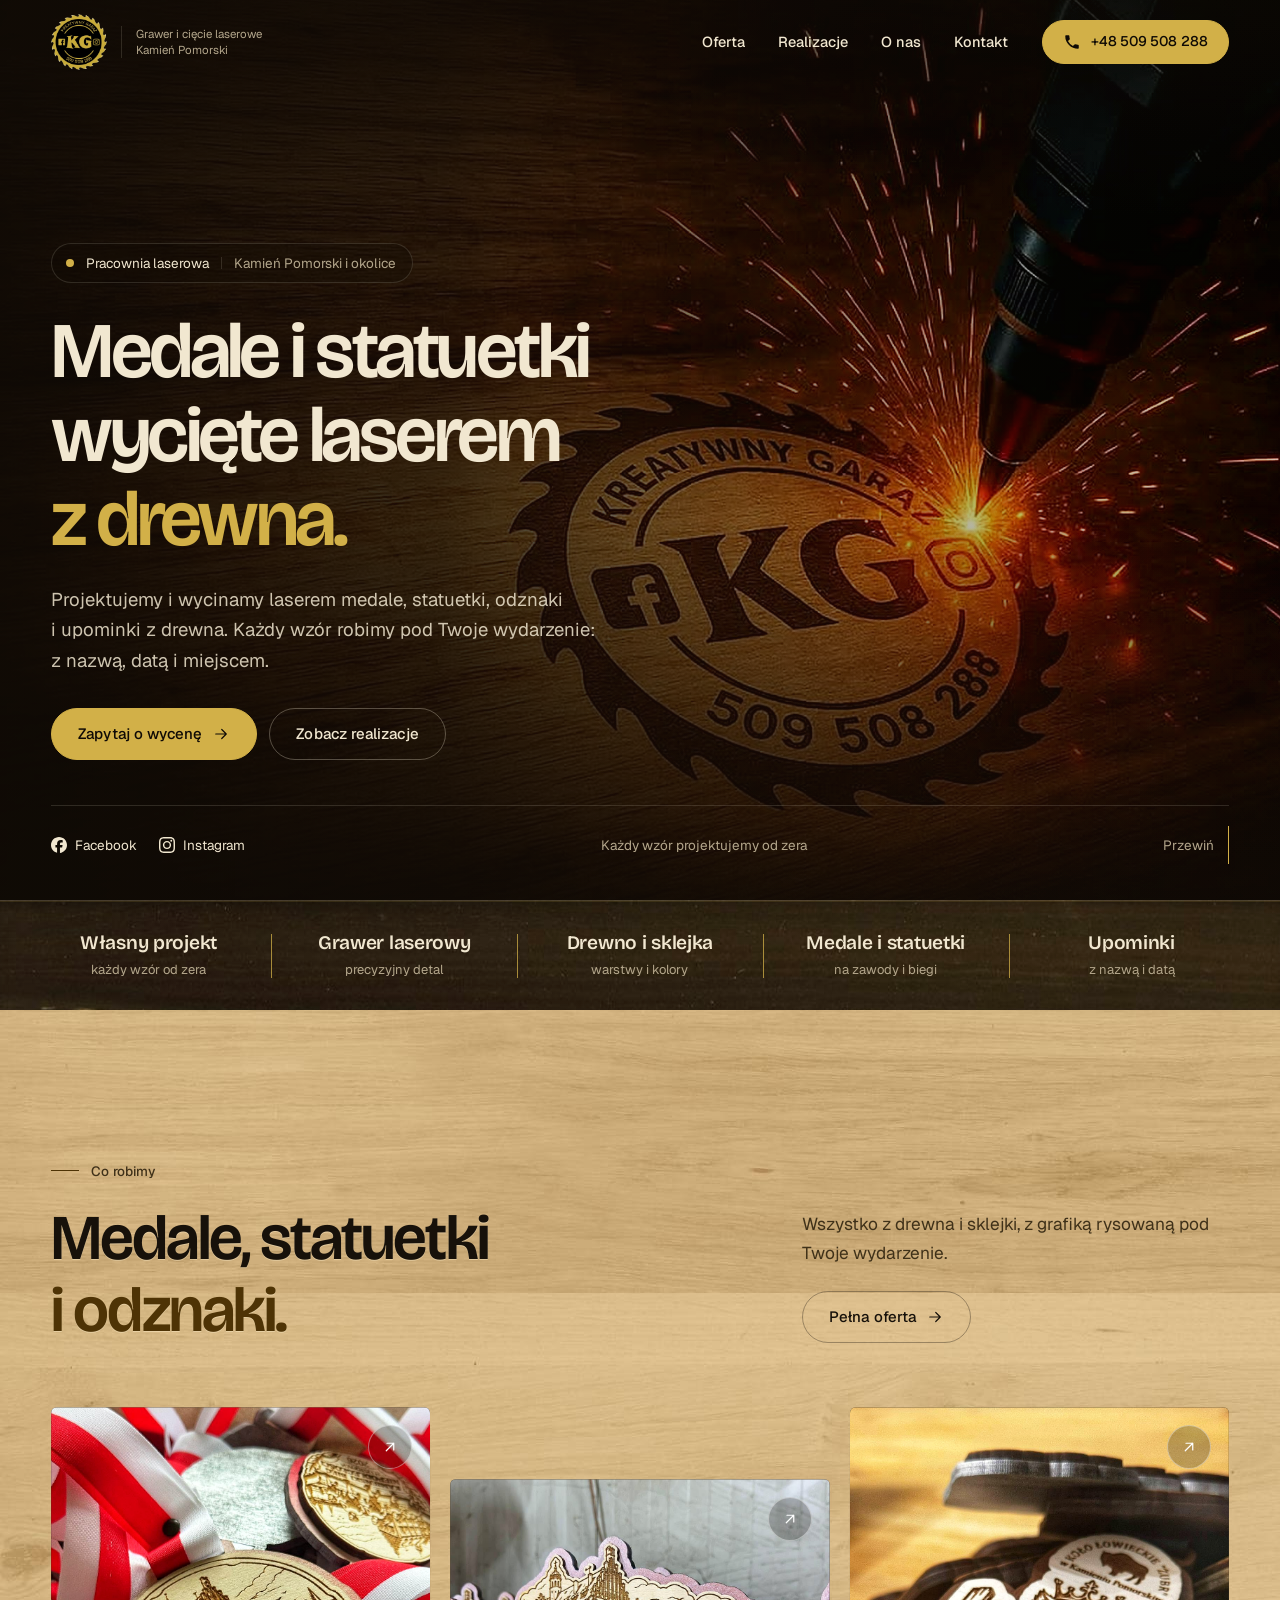
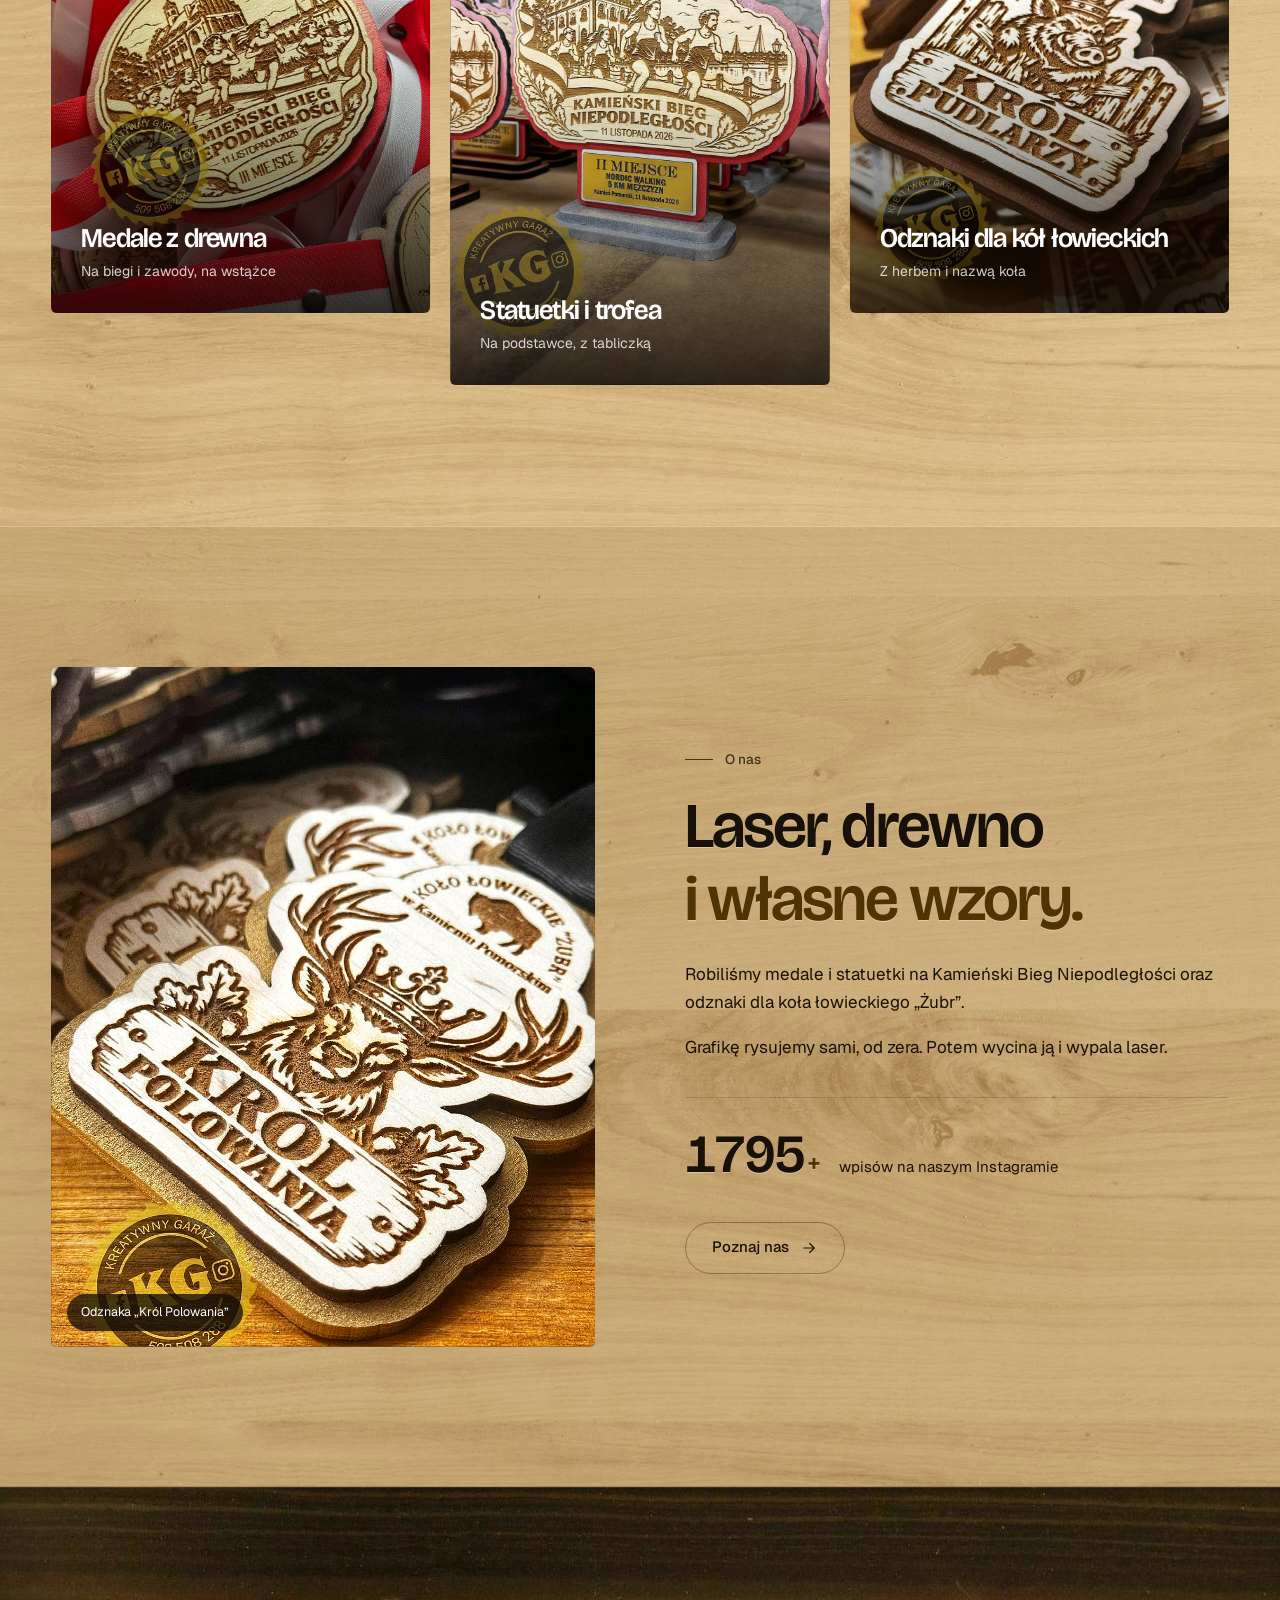
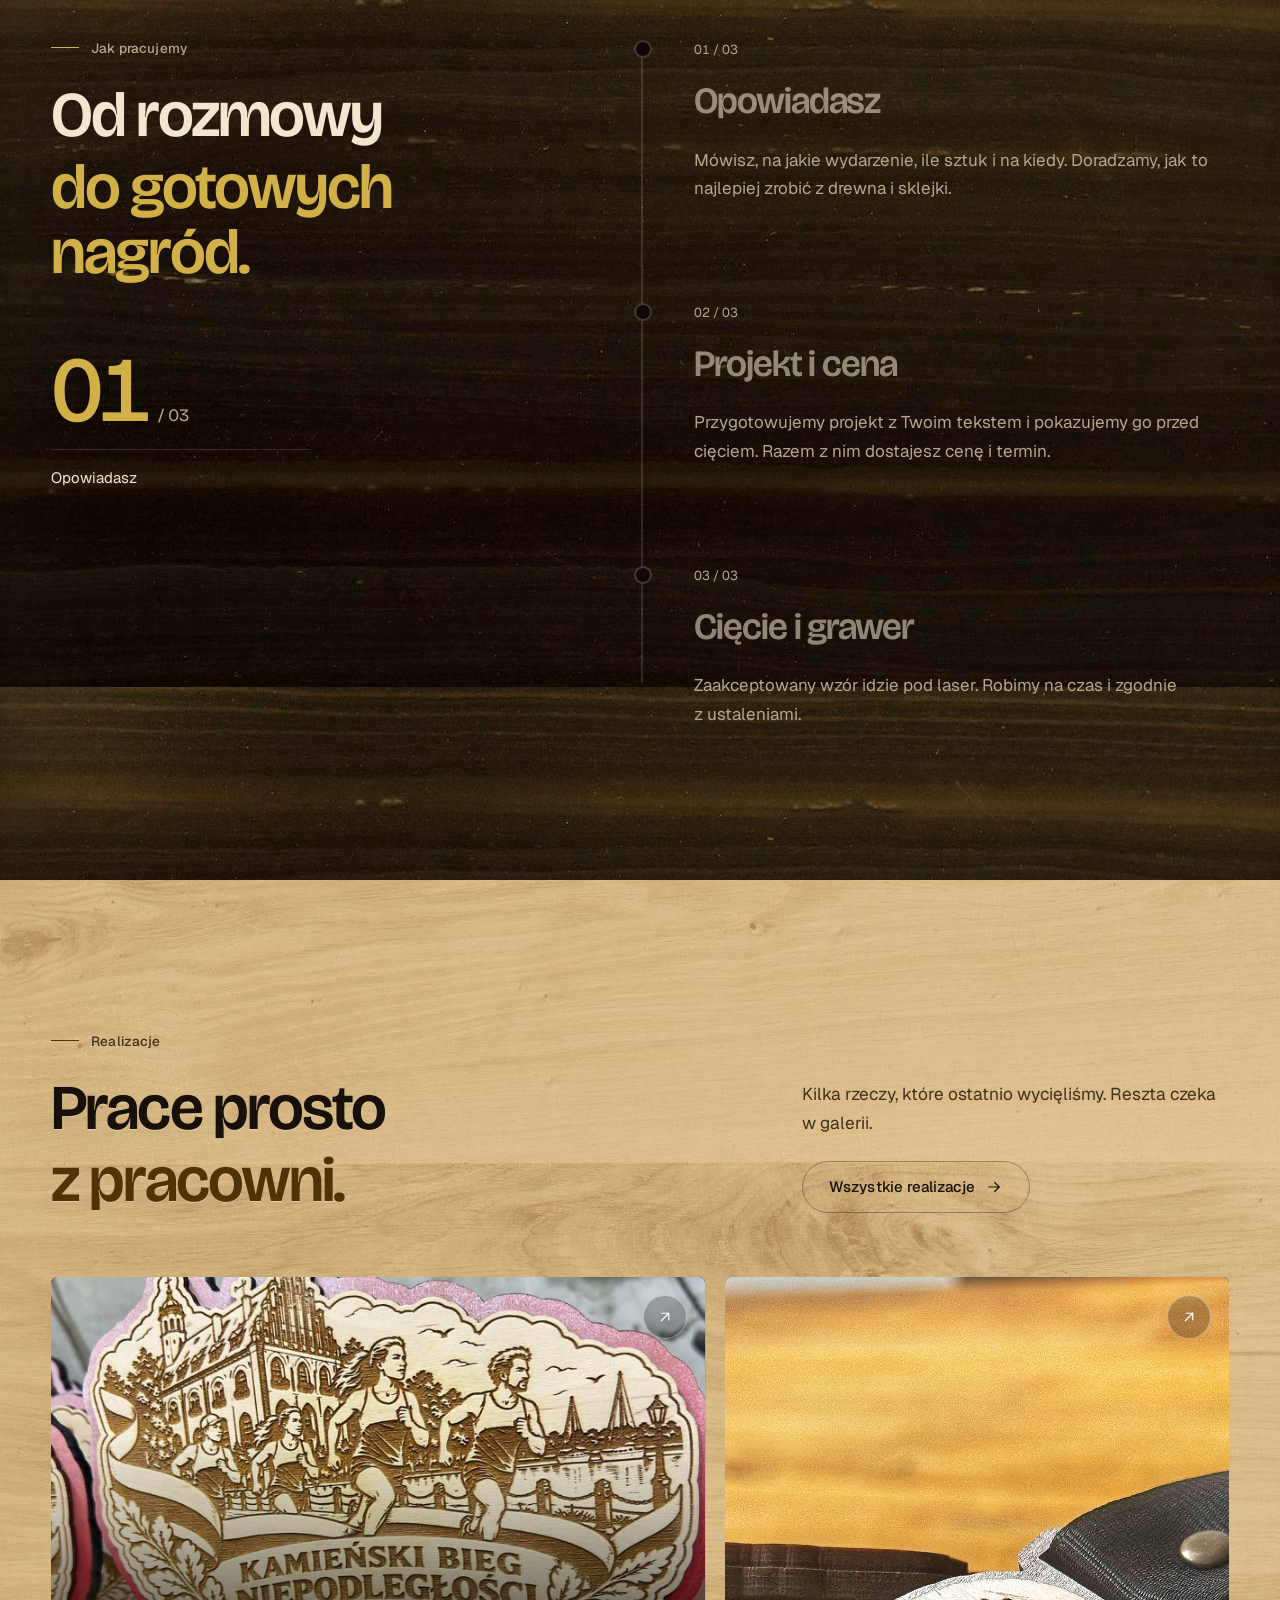
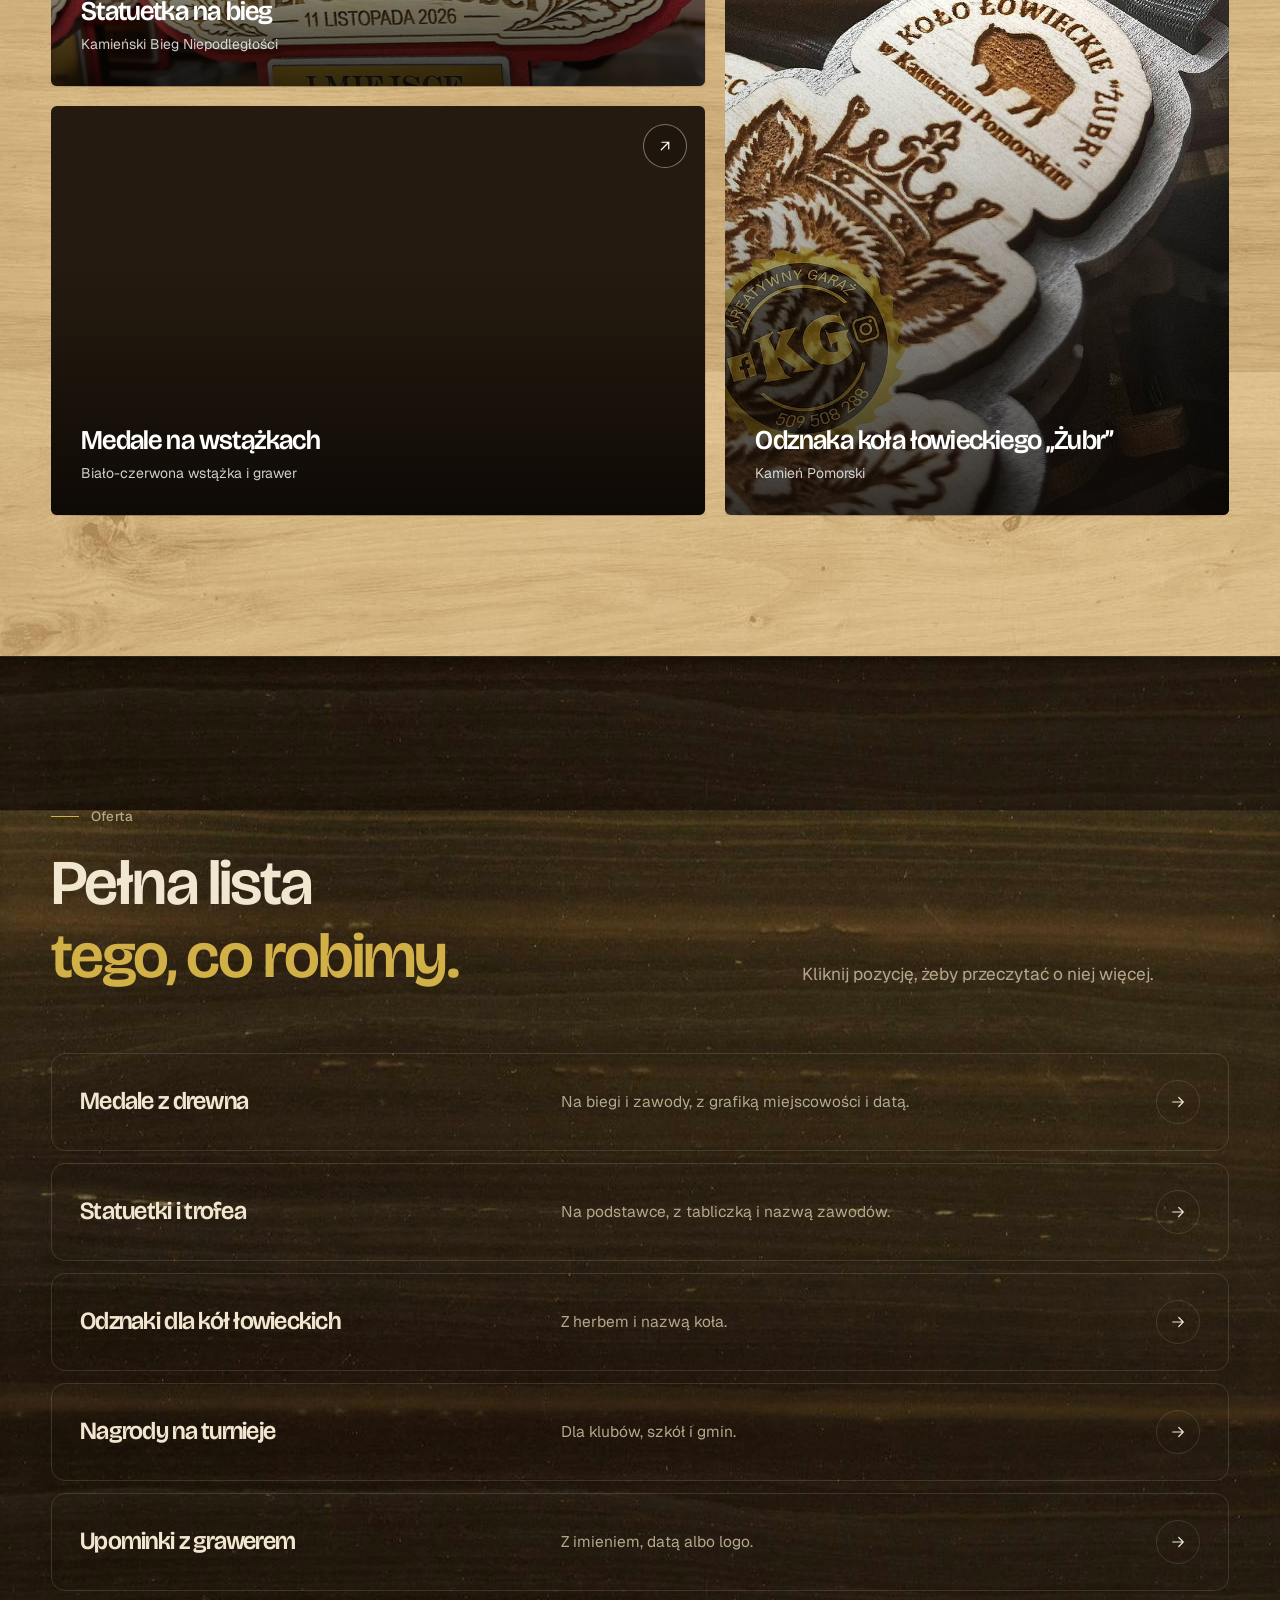
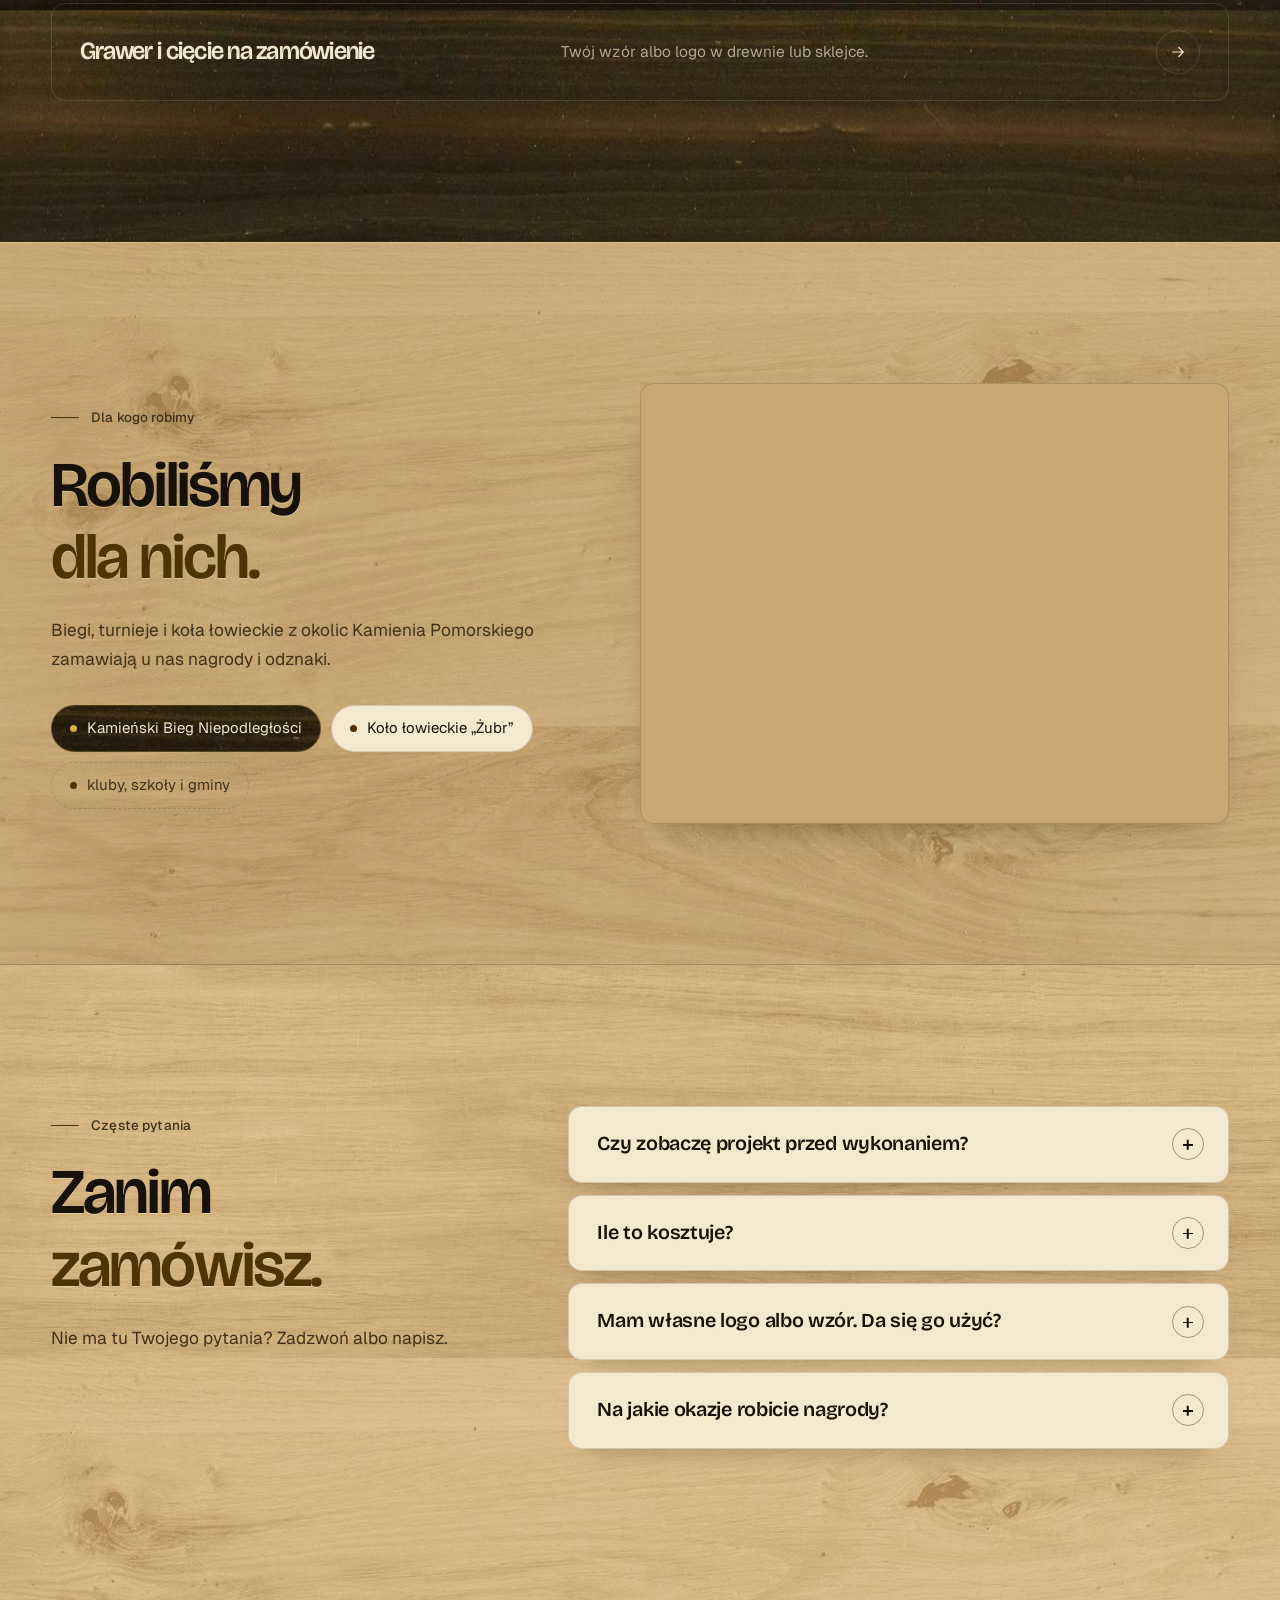
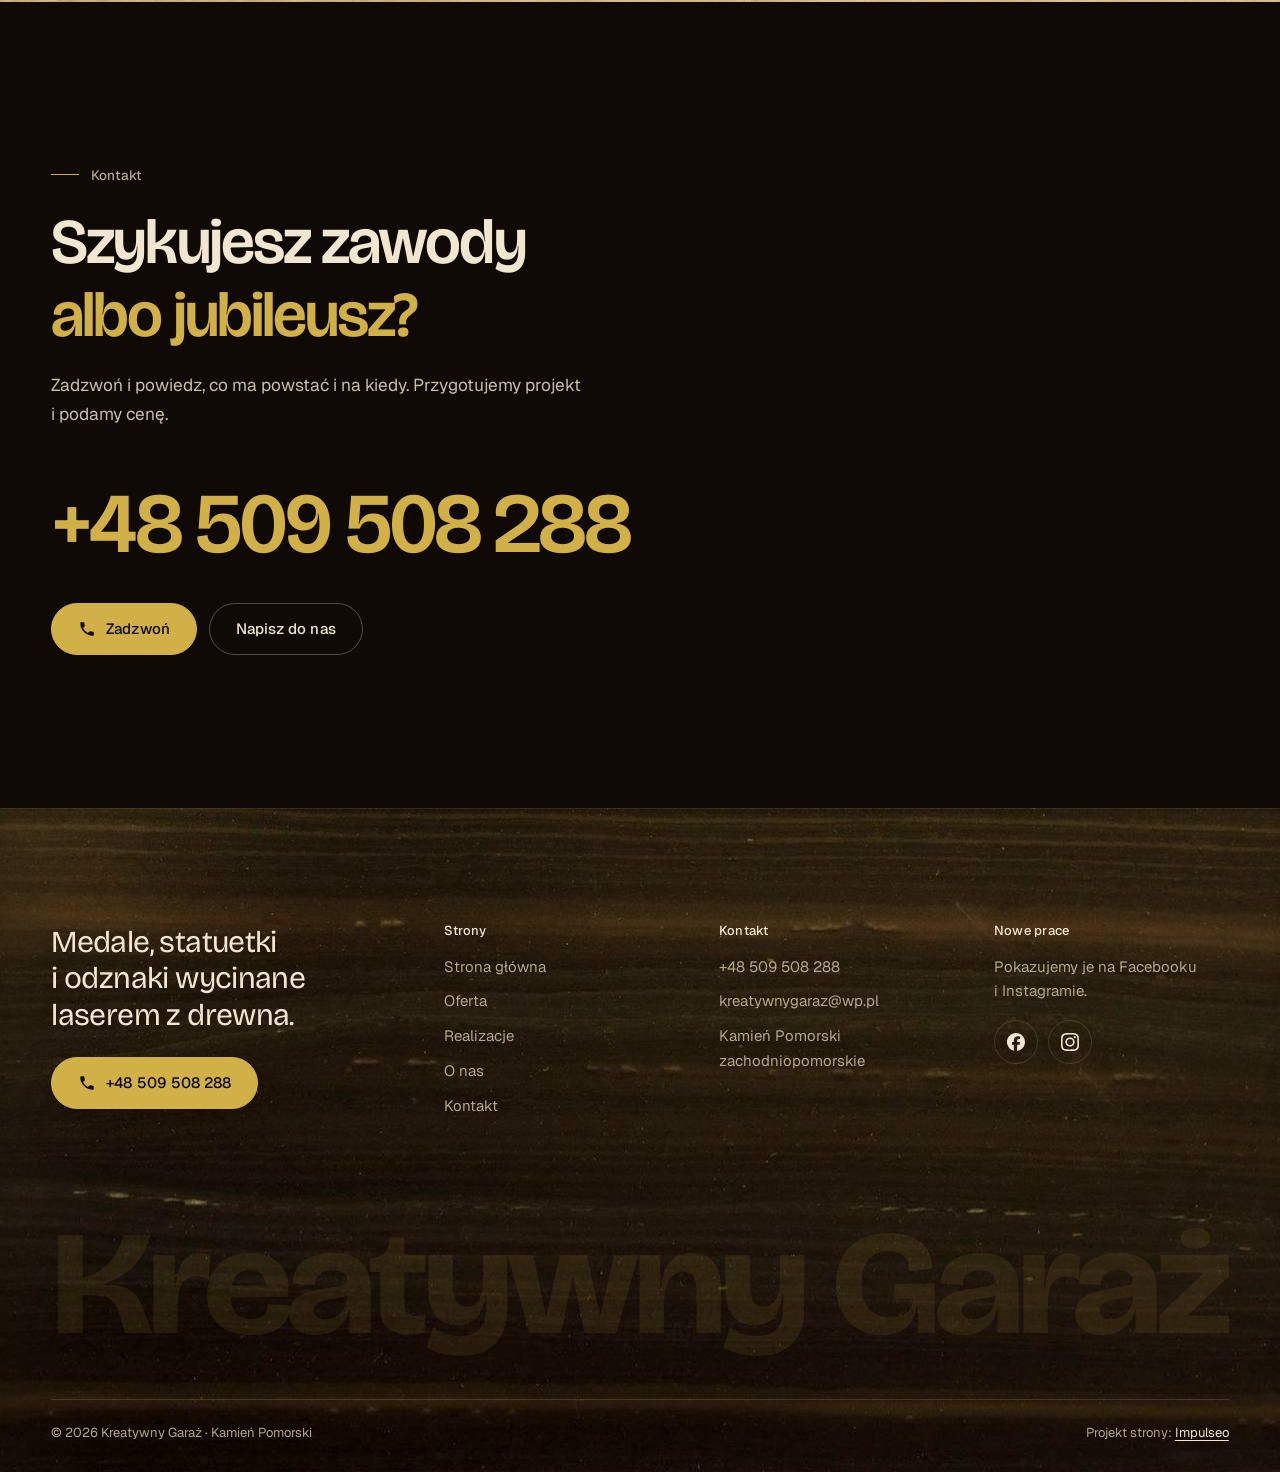
<file: index.html>
<!DOCTYPE html>
<html lang="pl">
<head>
<meta charset="UTF-8">
<meta name="viewport" content="width=device-width, initial-scale=1.0">
<title>Kreatywny Garaż - grawerowanie i cięcie laserowe · Kamień Pomorski</title>
<meta name="description" content="Kreatywny Garaż - grawerowanie i cięcie laserowe w drewnie. Medale, statuetki, odznaki i upominki z własnym projektem. Kamień Pomorski i okolice, tel. 509 508 288.">
<link rel="canonical" href="https://impulseo-pl.github.io/kreatywny-garaz/">
<meta name="robots" content="noindex, nofollow">
<meta name="theme-color" content="#0F0A05">
<meta property="og:type" content="website">
<meta property="og:locale" content="pl_PL">
<meta property="og:site_name" content="Kreatywny Garaż">
<meta property="og:title" content="Kreatywny Garaż - grawerowanie i cięcie laserowe · Kamień Pomorski">
<meta property="og:description" content="Kreatywny Garaż - grawerowanie i cięcie laserowe w drewnie. Medale, statuetki, odznaki i upominki z własnym projektem. Kamień Pomorski i okolice, tel. 509 508 288.">
<meta property="og:url" content="https://impulseo-pl.github.io/kreatywny-garaz/">
<meta property="og:image" content="https://impulseo-pl.github.io/kreatywny-garaz/img/og.jpg">
<meta property="og:image:width" content="1200">
<meta property="og:image:height" content="630">
<meta name="twitter:card" content="summary_large_image">
<script type="application/ld+json">{"@context": "https://schema.org", "@type": "LocalBusiness", "name": "Kreatywny Garaż", "url": "https://impulseo-pl.github.io/kreatywny-garaz/", "telephone": "+48509508288", "image": "https://impulseo-pl.github.io/kreatywny-garaz/img/og.jpg", "areaServed": "Kamień Pomorski", "sameAs": ["https://www.facebook.com/KreatywnyGarazWyrobyzDrewna/", "https://www.instagram.com/kreatywny_garaz/"]}</script>
<script>(function(){var d=document.documentElement;d.classList.add('js');try{if(!window.matchMedia('(prefers-reduced-motion: reduce)').matches)d.classList.add('anim');}catch(e){}setTimeout(function(){if(!d.classList.contains('anim-ok'))d.classList.remove('anim');},3500);})();</script>
<script>(function(){try{var d=document.documentElement,q=/[?&]intro/.test(location.search);if(!q&&window.matchMedia&&matchMedia('(prefers-reduced-motion: reduce)').matches)return;if(!q&&sessionStorage.getItem('kg_intro'))return;sessionStorage.setItem('kg_intro','1');d.classList.add('intro-on');setTimeout(function(){d.classList.remove('intro-on','intro-gra','intro-out');d.classList.add('hero-go')},4900);}catch(e){}})();</script>
<link rel="preload" as="image" href="img/logo.webp" fetchpriority="high">
<link rel="preload" as="image" href="img/hero.jpg" fetchpriority="high">
<link rel="preconnect" href="https://fonts.googleapis.com">
<link rel="preconnect" href="https://fonts.gstatic.com" crossorigin>
<link href="https://fonts.googleapis.com/css2?family=Bricolage+Grotesque:opsz,wght@12..96,400..700&family=Geist:wght@400..600&display=swap" rel="stylesheet">
<link rel="stylesheet" href="assets/styles.css?v=20261112a">
<meta name="nb-deploy" content="51b4d13c7ff6">
<script src="assets/lenis.min.js?v=1.1.20" defer></script>
<script src="assets/main.js?v=20261112a" defer></script>
</head>
<body>
<a class="skip" href="#tresc">Przejdź do treści</a>
<header class="site-head">
<div class="intro" aria-hidden="true"><span class="intro-laser"></span><span class="intro-line"><i></i></span><span class="intro-meta">grawer i&nbsp;cięcie laserowe · Kamień Pomorski</span></div><div class="head-in">
  <a class="brand" href="index.html" aria-label="Kreatywny Garaż - strona główna">
    <span class="znak"><img class="brand-logo" src="img/logo.webp" alt="Kreatywny Garaż" width="720" height="720" decoding="async"></span>
    <span class="brand-sub">Grawer i&nbsp;cięcie laserowe<br>Kamień Pomorski</span>
  </a>
  <nav class="nav-links" aria-label="Menu główne">
    <a class="nl" href="oferta.html">Oferta</a><a class="nl" href="realizacje.html">Realizacje</a><a class="nl" href="o-nas.html">O&nbsp;nas</a><a class="nl" href="kontakt.html">Kontakt</a>
    <a class="btn btn-gold nav-cta" href="tel:+48509508288"><svg class="ico" width="16" height="16" viewBox="0 0 24 24" fill="none" aria-hidden="true"><path d="M6.6 10.8a15.5 15.5 0 0 0 6.6 6.6l2.2-2.2a1 1 0 0 1 1-.24 11.4 11.4 0 0 0 3.6.58 1 1 0 0 1 1 1V20a1 1 0 0 1-1 1A17 17 0 0 1 3 4a1 1 0 0 1 1-1h3.5a1 1 0 0 1 1 1c0 1.25.2 2.46.58 3.6a1 1 0 0 1-.25 1l-2.23 2.2Z" fill="currentColor"/></svg>+48 509 508 288</a>
  </nav>
  <button class="burger" type="button" aria-label="Otwórz menu" aria-expanded="false" aria-controls="mnav"><span></span><span></span></button>
</div>
</header>
<script>(function(){var d=document.documentElement;if(!d.classList.contains('intro-on'))return;
var wyszlo=false,koniec=false,t0=Date.now();
function heroGotowe(){var im=document.querySelector('.hero-media img');return !!(im&&im.complete&&im.naturalWidth>0);}
function sprzataj(){if(koniec)return;koniec=true;d.classList.add('hero-go');d.classList.remove('intro-on','intro-gra','intro-out');
['--i-w','--i-h','--i-px','--i-py','--i-zmniejsz','--i-baza-w','--i-baza-h'].forEach(function(k){d.style.removeProperty(k);});
try{document.dispatchEvent(new Event('wejscie:koniec'));}catch(e){}}
function wyjdz(){if(wyszlo||koniec)return;wyszlo=true;d.classList.add('intro-out');setTimeout(function(){d.classList.add('hero-go');},240);setTimeout(sprzataj,880);}
function moze(){if(wyszlo||koniec)return;var t=Date.now()-t0;if(t>=1650&&(heroGotowe()||t>=2200))wyjdz();else setTimeout(moze,60);}
try{var znak=document.querySelector('.brand .znak'),lg=znak&&znak.querySelector('.brand-logo');if(!lg){sprzataj();return;}
znak.classList.add('mierze');var r=lg.getBoundingClientRect();znak.classList.remove('mierze');
if(!r.width||!r.height){sprzataj();return;}
var W=window.innerWidth,H=window.innerHeight,cel=W<680?Math.min(W*0.56,230):Math.min(W*0.22,300);cel=Math.min(cel,H*0.42);cel=Math.max(r.width,cel);
var u=function(k,v){d.style.setProperty(k,v);};
u('--i-w',Math.round(cel)+'px');u('--i-h',Math.round(cel*r.height/r.width)+'px');u('--i-zmniejsz',(r.width/cel).toFixed(4));
u('--i-px',Math.round(r.left+r.width/2-W/2)+'px');u('--i-py',Math.round(r.top+r.height/2-H/2)+'px');
u('--i-baza-w',Math.round(r.width)+'px');u('--i-baza-h',Math.round(r.height)+'px');
requestAnimationFrame(function(){requestAnimationFrame(function(){d.classList.add('intro-gra');t0=Date.now();moze();});});
['wheel','touchstart','keydown','pointerdown'].forEach(function(ev){window.addEventListener(ev,function(){sprzataj();},{once:true,passive:true});});
setTimeout(sprzataj,4300);
}catch(e){sprzataj();}})();</script>
<div class="mnav" id="mnav">
  <div class="mnav-in">
    <a class="ml" href="index.html" aria-current="page">Strona główna</a><a class="ml" href="oferta.html">Oferta</a><a class="ml" href="realizacje.html">Realizacje</a><a class="ml" href="o-nas.html">O&nbsp;nas</a><a class="ml" href="kontakt.html">Kontakt</a>
    <div class="mnav-foot">
      <span>Kamień Pomorski i&nbsp;okolice</span>
      <a class="btn btn-gold" href="tel:+48509508288"><svg class="ico" width="16" height="16" viewBox="0 0 24 24" fill="none" aria-hidden="true"><path d="M6.6 10.8a15.5 15.5 0 0 0 6.6 6.6l2.2-2.2a1 1 0 0 1 1-.24 11.4 11.4 0 0 0 3.6.58 1 1 0 0 1 1 1V20a1 1 0 0 1-1 1A17 17 0 0 1 3 4a1 1 0 0 1 1-1h3.5a1 1 0 0 1 1 1c0 1.25.2 2.46.58 3.6a1 1 0 0 1-.25 1l-2.23 2.2Z" fill="currentColor"/></svg>+48 509 508 288</a>
    </div>
  </div>
</div>
<main id="tresc">

<section class="hero">
  <div class="hero-media"><img src="img/hero.jpg" alt="Logo Kreatywny Garaż wypalane laserem w drewnie" width="1600" height="1067" decoding="async" fetchpriority="high"></div>
  <div class="hero-in">
    <p class="hero-tag up" style="--d:0"><span class="live" aria-hidden="true"></span>Pracownia laserowa<span class="sep" aria-hidden="true"></span><span class="muted">Kamień Pomorski i&nbsp;okolice</span></p>
    <h1><span class="ln"><span class="ln-i" style="--k:0">Medale i&nbsp;statuetki</span></span><span class="ln"><span class="ln-i" style="--k:1">wycięte laserem</span></span><span class="ln"><span class="ln-i" style="--k:2"><em>z&nbsp;drewna.</em></span></span></h1>
    <p class="hero-lead up" style="--d:380">Projektujemy i&nbsp;wycinamy laserem medale, statuetki, odznaki i&nbsp;upominki z&nbsp;drewna. Każdy wzór robimy pod Twoje wydarzenie: z&nbsp;nazwą, datą i&nbsp;miejscem.</p>
    <div class="hero-ctas up" style="--d:500">
      <a class="btn btn-gold" href="kontakt.html">Zapytaj o&nbsp;wycenę<svg class="ico arr" width="18" height="18" viewBox="0 0 24 24" fill="none" stroke="currentColor" stroke-width="1.6" stroke-linecap="round" stroke-linejoin="round" aria-hidden="true"><path d="M5 12h14M13 6l6 6-6 6"/></svg></a>
      <a class="btn btn-ghost" href="realizacje.html">Zobacz realizacje</a>
    </div>
    <div class="hero-foot up" style="--d:640">
      <span class="soc-row"><a href="https://www.facebook.com/KreatywnyGarazWyrobyzDrewna/" target="_blank" rel="noopener"><svg viewBox="0 0 24 24" aria-hidden="true" focusable="false"><path d="M9.101 23.691v-7.98H6.627v-3.667h2.474v-1.58c0-4.085 1.848-5.978 5.858-5.978.401 0 .955.042 1.468.103a8.68 8.68 0 0 1 1.141.195v3.325a8.623 8.623 0 0 0-.653-.036 26.805 26.805 0 0 0-.733-.009c-.707 0-1.259.096-1.675.309a1.686 1.686 0 0 0-.679.622c-.258.42-.374.995-.374 1.752v1.297h3.919l-.386 2.103-.287 1.564h-3.246v8.245C19.396 23.238 24 18.179 24 12.044c0-6.627-5.373-12-12-12s-12 5.373-12 12c0 5.628 3.874 10.35 9.101 11.647Z" fill="currentColor"/></svg>Facebook</a><a href="https://www.instagram.com/kreatywny_garaz/" target="_blank" rel="noopener"><svg viewBox="0 0 24 24" aria-hidden="true" focusable="false"><path d="M7.0301.084c-1.2768.0602-2.1487.264-2.911.5634-.7888.3075-1.4575.72-2.1228 1.3877-.6652.6677-1.075 1.3368-1.3802 2.127-.2954.7638-.4956 1.6365-.552 2.914-.0564 1.2775-.0689 1.6882-.0626 4.947.0062 3.2586.0206 3.6671.0825 4.9473.061 1.2765.264 2.1482.5635 2.9107.308.7889.72 1.4573 1.388 2.1228.6679.6655 1.3365 1.0743 2.1285 1.38.7632.295 1.6361.4961 2.9134.552 1.2773.056 1.6884.069 4.9462.0627 3.2578-.0062 3.668-.0207 4.9478-.0814 1.28-.0607 2.147-.2652 2.9098-.5633.7889-.3086 1.4578-.72 2.1228-1.3881.665-.6682 1.0745-1.3378 1.3795-2.1284.2957-.7632.4966-1.636.552-2.9124.056-1.2809.0692-1.6898.063-4.948-.0063-3.2583-.021-3.6668-.0817-4.9465-.0607-1.2797-.264-2.1487-.5633-2.9117-.3084-.7889-.72-1.4568-1.3876-2.1228C21.2982 1.33 20.628.9208 19.8378.6165 19.074.321 18.2017.1197 16.9244.0645 15.6471.0093 15.236-.005 11.977.0014 8.718.0076 8.31.0215 7.0301.0839m.1402 21.6932c-1.17-.0509-1.8053-.2453-2.2287-.408-.5606-.216-.96-.4771-1.3819-.895-.422-.4178-.6811-.8186-.9-1.378-.1644-.4234-.3624-1.058-.4171-2.228-.0595-1.2645-.072-1.6442-.079-4.848-.007-3.2037.0053-3.583.0607-4.848.05-1.169.2456-1.805.408-2.2282.216-.5613.4762-.96.895-1.3816.4188-.4217.8184-.6814 1.3783-.9003.423-.1651 1.0575-.3614 2.227-.4171 1.2655-.06 1.6447-.072 4.848-.079 3.2033-.007 3.5835.005 4.8495.0608 1.169.0508 1.8053.2445 2.228.408.5608.216.96.4754 1.3816.895.4217.4194.6816.8176.9005 1.3787.1653.4217.3617 1.056.4169 2.2263.0602 1.2655.0739 1.645.0796 4.848.0058 3.203-.0055 3.5834-.061 4.848-.051 1.17-.245 1.8055-.408 2.2294-.216.5604-.4763.96-.8954 1.3814-.419.4215-.8181.6811-1.3783.9-.4224.1649-1.0577.3617-2.2262.4174-1.2656.0595-1.6448.072-4.8493.079-3.2045.007-3.5825-.006-4.848-.0608M16.953 5.5864A1.44 1.44 0 1 0 18.39 4.144a1.44 1.44 0 0 0-1.437 1.4424M5.8385 12.012c.0067 3.4032 2.7706 6.1557 6.173 6.1493 3.4026-.0065 6.157-2.7701 6.1506-6.1733-.0065-3.4032-2.771-6.1565-6.174-6.1498-3.403.0067-6.156 2.771-6.1496 6.1738M8 12.0077a4 4 0 1 1 4.008 3.9921A3.9996 3.9996 0 0 1 8 12.0077" fill="currentColor"/></svg>Instagram</a></span>
      <span>Każdy wzór projektujemy od zera</span>
      <span class="cue" aria-hidden="true">Przewiń<span class="cue-line"><i></i></span></span>
    </div>
  </div>
</section>

<section class="strip" aria-label="Najważniejsze w skrócie">
  <div class="strip-in">
    <div class="strip-it"><div class="k">Własny projekt</div><div class="v">każdy wzór od zera</div></div>
    <div class="strip-it"><div class="k">Grawer laserowy</div><div class="v">precyzyjny detal</div></div>
    <div class="strip-it"><div class="k">Drewno i&nbsp;sklejka</div><div class="v">warstwy i&nbsp;kolory</div></div>
    <div class="strip-it"><div class="k">Medale i&nbsp;statuetki</div><div class="v">na zawody i&nbsp;biegi</div></div>
    <div class="strip-it"><div class="k">Upominki</div><div class="v">z&nbsp;nazwą i&nbsp;datą</div></div>
  </div>
</section>

<section class="sec" id="uslugi">
  <div class="wrap">
    <div class="sec-head">
      <div>
        <p class="eyebrow rv">Co robimy</p>
        <h2 class="h2 rv rv-h"><span class="ln"><span class="ln-i" style="--k:0">Medale, statuetki</span></span><span class="ln"><span class="ln-i" style="--k:1"><em>i&nbsp;odznaki.</em></span></span></h2>
      </div>
      <div class="side rv" style="--d:120">
        <p class="lead">Wszystko z&nbsp;drewna i&nbsp;sklejki, z&nbsp;grafiką rysowaną pod Twoje wydarzenie.</p>
        <a class="btn btn-ghost" href="oferta.html">Pełna oferta<svg class="ico arr" width="18" height="18" viewBox="0 0 24 24" fill="none" stroke="currentColor" stroke-width="1.6" stroke-linecap="round" stroke-linejoin="round" aria-hidden="true"><path d="M5 12h14M13 6l6 6-6 6"/></svg></a>
      </div>
    </div>
    <div class="tiles-3">
      <a class="tile rv-img rv" style="--d:0" href="oferta.html#medale">
        <img src="img/g2.jpg" alt="Drewniany medal Kamieńskiego Biegu Niepodległości na biało-czerwonej wstążce" width="1152" height="1440" decoding="async">
        <span class="go" aria-hidden="true"><svg class="ico" width="18" height="18" viewBox="0 0 24 24" fill="none" stroke="currentColor" stroke-width="1.6" stroke-linecap="round" stroke-linejoin="round" aria-hidden="true"><path d="M7 17 17 7M8 7h9v9"/></svg></span>
        <span class="tile-cap"><h3>Medale z&nbsp;drewna</h3><span>Na biegi i&nbsp;zawody, na wstążce</span></span>
      </a><a class="tile rv-img rv" style="--d:120" href="oferta.html#statuetki">
        <img src="img/g4.jpg" alt="Drewniana statuetka za II miejsce z tabliczką" width="1152" height="1440" decoding="async">
        <span class="go" aria-hidden="true"><svg class="ico" width="18" height="18" viewBox="0 0 24 24" fill="none" stroke="currentColor" stroke-width="1.6" stroke-linecap="round" stroke-linejoin="round" aria-hidden="true"><path d="M7 17 17 7M8 7h9v9"/></svg></span>
        <span class="tile-cap"><h3>Statuetki i&nbsp;trofea</h3><span>Na podstawce, z&nbsp;tabliczką</span></span>
      </a><a class="tile rv-img rv" style="--d:240" href="oferta.html#odznaki">
        <img src="img/g3.jpg" alt="Drewniana odznaka Król Pudlarzy koła łowieckiego Żubr" width="1152" height="1440" decoding="async">
        <span class="go" aria-hidden="true"><svg class="ico" width="18" height="18" viewBox="0 0 24 24" fill="none" stroke="currentColor" stroke-width="1.6" stroke-linecap="round" stroke-linejoin="round" aria-hidden="true"><path d="M7 17 17 7M8 7h9v9"/></svg></span>
        <span class="tile-cap"><h3>Odznaki dla kół łowieckich</h3><span>Z&nbsp;herbem i&nbsp;nazwą koła</span></span>
      </a>
    </div>
  </div>
</section>

<section class="sec paper-2">
  <div class="wrap about">
    <figure class="fig rv-img rv">
      <img src="img/about.jpg" alt="Drewniana odznaka Król Polowania z grawerem jelenia w koronie" width="1152" height="1440" decoding="async" loading="lazy" data-plx="36" style="height:112%;margin-top:-6%">
      <figcaption class="fig-tag">Odznaka „Król Polowania”</figcaption>
    </figure>
    <div>
      <p class="eyebrow rv">O&nbsp;nas</p>
      <h2 class="h2 rv rv-h"><span class="ln"><span class="ln-i" style="--k:0">Laser, drewno</span></span><span class="ln"><span class="ln-i" style="--k:1"><em>i&nbsp;własne wzory.</em></span></span></h2>
      <p class="rv" style="--d:100;margin-top:28px">Robiliśmy medale i&nbsp;statuetki na Kamieński Bieg Niepodległości oraz odznaki dla koła łowieckiego „Żubr”.</p>
      <p class="rv" style="--d:160">Grafikę rysujemy sami, od zera. Potem wycina ją i&nbsp;wypala laser.</p>
      <div class="stats one rv" style="--d:200">
        <div class="stat"><b><span class="num" data-to="1800">1800</span><small>+</small></b><span>wpisów na naszym Instagramie</span></div>
      </div>
      <a class="btn btn-ghost rv" style="--d:240" href="o-nas.html">Poznaj nas<svg class="ico arr" width="18" height="18" viewBox="0 0 24 24" fill="none" stroke="currentColor" stroke-width="1.6" stroke-linecap="round" stroke-linejoin="round" aria-hidden="true"><path d="M5 12h14M13 6l6 6-6 6"/></svg></a>
    </div>
  </div>
</section>

<section class="proces proces-os sec">
  <div class="wrap proc-grid">
    <div class="proc-side">
      <p class="eyebrow rv">Jak pracujemy</p>
      <h2 class="h2 rv rv-h"><span class="ln"><span class="ln-i" style="--k:0">Od rozmowy</span></span><span class="ln"><span class="ln-i" style="--k:1"><em>do gotowych nagród.</em></span></span></h2>
      <div class="proc-count rv" style="--d:160" aria-hidden="true"><b>01</b><span>/ 03</span></div>
      <p class="proc-now rv" style="--d:200" aria-hidden="true">Opowiadasz</p>
    </div>
    <div class="proc-steps">
      <span class="wire" aria-hidden="true"><i></i></span>
      <ol class="proc-ol"><li class="step" data-nazwa="Opowiadasz">
          <span class="no">01 / 03</span>
          <h3>Opowiadasz</h3>
          <p>Mówisz, na jakie wydarzenie, ile sztuk i&nbsp;na kiedy. Doradzamy, jak to najlepiej zrobić z&nbsp;drewna i&nbsp;sklejki.</p>
        </li><li class="step" data-nazwa="Projekt i cena">
          <span class="no">02 / 03</span>
          <h3>Projekt i&nbsp;cena</h3>
          <p>Przygotowujemy projekt z&nbsp;Twoim tekstem i&nbsp;pokazujemy go przed cięciem. Razem z&nbsp;nim dostajesz cenę i&nbsp;termin.</p>
        </li><li class="step" data-nazwa="Cięcie i grawer">
          <span class="no">03 / 03</span>
          <h3>Cięcie i&nbsp;grawer</h3>
          <p>Zaakceptowany wzór idzie pod laser. Robimy na czas i&nbsp;zgodnie z&nbsp;ustaleniami.</p>
        </li></ol>
    </div>
  </div>
</section>

<section class="sec">
  <div class="wrap">
    <div class="sec-head">
      <div>
        <p class="eyebrow rv">Realizacje</p>
        <h2 class="h2 rv rv-h"><span class="ln"><span class="ln-i" style="--k:0">Prace prosto</span></span><span class="ln"><span class="ln-i" style="--k:1"><em>z&nbsp;pracowni.</em></span></span></h2>
      </div>
      <div class="side rv" style="--d:120">
        <p class="lead">Kilka rzeczy, które ostatnio wycięliśmy. Reszta czeka w&nbsp;galerii.</p>
        <a class="btn btn-ghost" href="realizacje.html">Wszystkie realizacje<svg class="ico arr" width="18" height="18" viewBox="0 0 24 24" fill="none" stroke="currentColor" stroke-width="1.6" stroke-linecap="round" stroke-linejoin="round" aria-hidden="true"><path d="M5 12h14M13 6l6 6-6 6"/></svg></a>
      </div>
    </div>
    <div class="gal-3">
      <a class="tile rv-img rv" style="--d:0" href="realizacje.html">
        <img src="img/g7.jpg" alt="Statuetka Kamieńskiego Biegu Niepodległości z ratuszem i biegaczami" width="1528" height="908" loading="lazy" decoding="async">
        <span class="go" aria-hidden="true"><svg class="ico" width="18" height="18" viewBox="0 0 24 24" fill="none" stroke="currentColor" stroke-width="1.6" stroke-linecap="round" stroke-linejoin="round" aria-hidden="true"><path d="M7 17 17 7M8 7h9v9"/></svg></span>
        <span class="tile-cap"><h3>Statuetka na bieg</h3><span>Kamieński Bieg Niepodległości</span></span>
      </a><a class="tile rv-img rv" style="--d:120" href="realizacje.html">
        <img src="img/g1.jpg" alt="Odznaki koła łowieckiego Żubr w Kamieniu Pomorskim" width="1152" height="1440" loading="lazy" decoding="async">
        <span class="go" aria-hidden="true"><svg class="ico" width="18" height="18" viewBox="0 0 24 24" fill="none" stroke="currentColor" stroke-width="1.6" stroke-linecap="round" stroke-linejoin="round" aria-hidden="true"><path d="M7 17 17 7M8 7h9v9"/></svg></span>
        <span class="tile-cap"><h3>Odznaka koła łowieckiego „Żubr”</h3><span>Kamień Pomorski</span></span>
      </a><a class="tile rv-img rv" style="--d:240" href="realizacje.html">
        <img src="img/g5.jpg" alt="Drewniane medale na biało-czerwonych wstążkach" width="1152" height="1440" loading="lazy" decoding="async" style="object-position:50% 66%">
        <span class="go" aria-hidden="true"><svg class="ico" width="18" height="18" viewBox="0 0 24 24" fill="none" stroke="currentColor" stroke-width="1.6" stroke-linecap="round" stroke-linejoin="round" aria-hidden="true"><path d="M7 17 17 7M8 7h9v9"/></svg></span>
        <span class="tile-cap"><h3>Medale na wstążkach</h3><span>Biało-czerwona wstążka i&nbsp;grawer</span></span>
      </a>
    </div>
  </div>
</section>

<section class="sec dark-2" id="oferta">
  <div class="wrap">
    <div class="sec-head">
      <div>
        <p class="eyebrow rv">Oferta</p>
        <h2 class="h2 rv rv-h"><span class="ln"><span class="ln-i" style="--k:0">Pełna lista</span></span><span class="ln"><span class="ln-i" style="--k:1"><em>tego, co robimy.</em></span></span></h2>
      </div>
      <div class="side rv" style="--d:120">
        <p class="lead">Kliknij pozycję, żeby przeczytać o&nbsp;niej więcej.</p>
      </div>
    </div>
    <div class="svc-list">
      <a class="card rv" style="--d:0" href="oferta.html#medale">
        <h3>Medale z&nbsp;drewna</h3>
        <p>Na biegi i&nbsp;zawody, z&nbsp;grafiką miejscowości i&nbsp;datą.</p>
        <span class="go" aria-hidden="true"><svg class="ico arr" width="18" height="18" viewBox="0 0 24 24" fill="none" stroke="currentColor" stroke-width="1.6" stroke-linecap="round" stroke-linejoin="round" aria-hidden="true"><path d="M5 12h14M13 6l6 6-6 6"/></svg></span>
      </a><a class="card rv" style="--d:60" href="oferta.html#statuetki">
        <h3>Statuetki i&nbsp;trofea</h3>
        <p>Na podstawce, z&nbsp;tabliczką i&nbsp;nazwą zawodów.</p>
        <span class="go" aria-hidden="true"><svg class="ico arr" width="18" height="18" viewBox="0 0 24 24" fill="none" stroke="currentColor" stroke-width="1.6" stroke-linecap="round" stroke-linejoin="round" aria-hidden="true"><path d="M5 12h14M13 6l6 6-6 6"/></svg></span>
      </a><a class="card rv" style="--d:120" href="oferta.html#odznaki">
        <h3>Odznaki dla kół łowieckich</h3>
        <p>Z&nbsp;herbem i&nbsp;nazwą koła.</p>
        <span class="go" aria-hidden="true"><svg class="ico arr" width="18" height="18" viewBox="0 0 24 24" fill="none" stroke="currentColor" stroke-width="1.6" stroke-linecap="round" stroke-linejoin="round" aria-hidden="true"><path d="M5 12h14M13 6l6 6-6 6"/></svg></span>
      </a><a class="card rv" style="--d:180" href="oferta.html#nagrody">
        <h3>Nagrody na turnieje</h3>
        <p>Dla klubów, szkół i&nbsp;gmin.</p>
        <span class="go" aria-hidden="true"><svg class="ico arr" width="18" height="18" viewBox="0 0 24 24" fill="none" stroke="currentColor" stroke-width="1.6" stroke-linecap="round" stroke-linejoin="round" aria-hidden="true"><path d="M5 12h14M13 6l6 6-6 6"/></svg></span>
      </a><a class="card rv" style="--d:240" href="oferta.html#upominki">
        <h3>Upominki z&nbsp;grawerem</h3>
        <p>Z&nbsp;imieniem, datą albo logo.</p>
        <span class="go" aria-hidden="true"><svg class="ico arr" width="18" height="18" viewBox="0 0 24 24" fill="none" stroke="currentColor" stroke-width="1.6" stroke-linecap="round" stroke-linejoin="round" aria-hidden="true"><path d="M5 12h14M13 6l6 6-6 6"/></svg></span>
      </a><a class="card rv" style="--d:300" href="oferta.html#grawer">
        <h3>Grawer i&nbsp;cięcie na zamówienie</h3>
        <p>Twój wzór albo logo w&nbsp;drewnie lub sklejce.</p>
        <span class="go" aria-hidden="true"><svg class="ico arr" width="18" height="18" viewBox="0 0 24 24" fill="none" stroke="currentColor" stroke-width="1.6" stroke-linecap="round" stroke-linejoin="round" aria-hidden="true"><path d="M5 12h14M13 6l6 6-6 6"/></svg></span>
      </a>
    </div>
  </div>
</section>

<section class="sec paper-2" id="dla-kogo">
  <div class="wrap area">
    <div>
      <p class="eyebrow rv">Dla kogo robimy</p>
      <h2 class="h2 rv rv-h"><span class="ln"><span class="ln-i" style="--k:0">Robiliśmy</span></span><span class="ln"><span class="ln-i" style="--k:1"><em>dla nich.</em></span></span></h2>
      <p class="lead rv" style="--d:120;margin-top:26px">Biegi, turnieje i&nbsp;koła łowieckie z&nbsp;okolic Kamienia Pomorskiego zamawiają u&nbsp;nas nagrody i&nbsp;odznaki.</p>
      <ul class="cities rv" style="--d:180">
        <li class="base">Kamieński Bieg Niepodległości</li><li>Koło łowieckie „Żubr”</li><li class="more">kluby, szkoły i&nbsp;gminy</li>
      </ul>
    </div>
    <div class="map rv" style="--d:120">
      <iframe title="Mapa - Kreatywny Garaż, Kamień Pomorski" src="https://maps.google.com/maps?q=53.9640967%2C14.8288006&z=11&output=embed" loading="lazy" referrerpolicy="no-referrer-when-downgrade"></iframe>
    </div>
  </div>
</section>

<section class="sec" id="pytania">
  <div class="wrap faq-wrap">
    <div class="faq-side">
      <p class="eyebrow rv">Częste pytania</p>
      <h2 class="h2 rv rv-h"><span class="ln"><span class="ln-i" style="--k:0">Zanim</span></span><span class="ln"><span class="ln-i" style="--k:1"><em>zamówisz.</em></span></span></h2>
      <p class="lead rv" style="--d:120;margin-top:26px">Nie ma tu Twojego pytania? Zadzwoń albo napisz.</p>
    </div>
    <div>
      <details class="faq-item rv" style="--d:0">
          <summary>Czy zobaczę projekt przed wykonaniem?<i></i><i></i></summary>
          <div class="faq-a"><p>Tak. Przygotowujemy projekt z&nbsp;Twoim tekstem i&nbsp;pokazujemy go, zanim cokolwiek wytniemy.</p></div>
        </details><details class="faq-item rv" style="--d:70">
          <summary>Ile to kosztuje?<i></i><i></i></summary>
          <div class="faq-a"><p>Cena zależy od wzoru i&nbsp;liczby sztuk, dlatego podajemy ją razem z&nbsp;projektem. Znasz ją, zanim ruszy cięcie.</p></div>
        </details><details class="faq-item rv" style="--d:140">
          <summary>Mam własne logo albo wzór. Da się go użyć?<i></i><i></i></summary>
          <div class="faq-a"><p>Tak. Wytniemy je i&nbsp;wygrawerujemy w&nbsp;drewnie lub sklejce.</p></div>
        </details><details class="faq-item rv" style="--d:210">
          <summary>Na jakie okazje robicie nagrody?<i></i><i></i></summary>
          <div class="faq-a"><p>Na biegi, zawody, turnieje, ligi i&nbsp;festyny. Robimy też odznaki dla kół łowieckich oraz upominki na jubileusz, prezent czy podziękowanie.</p></div>
        </details>
    </div>
  </div>
</section>

<section class="stopklatka">
  <div class="stk-bg" style="background-image:url(img/g8.jpg)" aria-hidden="true"></div>
  <div class="stk-in">
    <p class="eyebrow rv">Kontakt</p>
    <h2 class="h2 rv rv-h"><span class="ln"><span class="ln-i" style="--k:0">Szykujesz zawody</span></span><span class="ln"><span class="ln-i" style="--k:1"><em>albo jubileusz?</em></span></span></h2>
    <p class="lead rv" style="--d:120;margin-top:24px">Zadzwoń i&nbsp;powiedz, co ma powstać i&nbsp;na kiedy. Przygotujemy projekt i&nbsp;podamy cenę.</p>
    <a class="cta-phone rv" style="--d:180" href="tel:+48509508288">+48 509 508 288</a>
    <div class="cta-row rv" style="--d:240">
      <a class="btn btn-gold" href="tel:+48509508288"><svg class="ico" width="16" height="16" viewBox="0 0 24 24" fill="none" aria-hidden="true"><path d="M6.6 10.8a15.5 15.5 0 0 0 6.6 6.6l2.2-2.2a1 1 0 0 1 1-.24 11.4 11.4 0 0 0 3.6.58 1 1 0 0 1 1 1V20a1 1 0 0 1-1 1A17 17 0 0 1 3 4a1 1 0 0 1 1-1h3.5a1 1 0 0 1 1 1c0 1.25.2 2.46.58 3.6a1 1 0 0 1-.25 1l-2.23 2.2Z" fill="currentColor"/></svg>Zadzwoń</a>
      <a class="btn btn-ghost" href="kontakt.html">Napisz do nas</a>
    </div>
  </div>
</section>
</main>
<footer class="site-foot">
  <div class="wrap">
    <div class="foot-top">
      <div>
        <p class="foot-claim">Medale, statuetki i&nbsp;odznaki wycinane laserem z&nbsp;drewna.</p>
        <a class="btn btn-gold" href="tel:+48509508288"><svg class="ico" width="16" height="16" viewBox="0 0 24 24" fill="none" aria-hidden="true"><path d="M6.6 10.8a15.5 15.5 0 0 0 6.6 6.6l2.2-2.2a1 1 0 0 1 1-.24 11.4 11.4 0 0 0 3.6.58 1 1 0 0 1 1 1V20a1 1 0 0 1-1 1A17 17 0 0 1 3 4a1 1 0 0 1 1-1h3.5a1 1 0 0 1 1 1c0 1.25.2 2.46.58 3.6a1 1 0 0 1-.25 1l-2.23 2.2Z" fill="currentColor"/></svg>+48 509 508 288</a>
      </div>
      <div>
        <h4>Strony</h4>
        <ul><li><a href="index.html">Strona główna</a></li><li><a href="oferta.html">Oferta</a></li><li><a href="realizacje.html">Realizacje</a></li><li><a href="o-nas.html">O&nbsp;nas</a></li><li><a href="kontakt.html">Kontakt</a></li></ul>
      </div>
      <div>
        <h4>Kontakt</h4>
        <ul>
          <li><a href="tel:+48509508288">+48 509 508 288</a></li>
          <li><a href="mailto:kreatywnygaraz@wp.pl">kreatywnygaraz@wp.pl</a></li>
          <li>Kamień Pomorski<br>zachodniopomorskie</li>
        </ul>
      </div>
      <div>
        <h4>Nowe prace</h4>
        <ul>
          <li>Pokazujemy je na Facebooku i&nbsp;Instagramie.</li>
          <li><div class="foot-soc"><a class="soc" href="https://www.facebook.com/KreatywnyGarazWyrobyzDrewna/" target="_blank" rel="noopener" aria-label="Facebook - Kreatywny Garaż"><svg viewBox="0 0 24 24" aria-hidden="true" focusable="false"><path d="M9.101 23.691v-7.98H6.627v-3.667h2.474v-1.58c0-4.085 1.848-5.978 5.858-5.978.401 0 .955.042 1.468.103a8.68 8.68 0 0 1 1.141.195v3.325a8.623 8.623 0 0 0-.653-.036 26.805 26.805 0 0 0-.733-.009c-.707 0-1.259.096-1.675.309a1.686 1.686 0 0 0-.679.622c-.258.42-.374.995-.374 1.752v1.297h3.919l-.386 2.103-.287 1.564h-3.246v8.245C19.396 23.238 24 18.179 24 12.044c0-6.627-5.373-12-12-12s-12 5.373-12 12c0 5.628 3.874 10.35 9.101 11.647Z" fill="currentColor"/></svg></a><a class="soc" href="https://www.instagram.com/kreatywny_garaz/" target="_blank" rel="noopener" aria-label="Instagram - Kreatywny Garaż"><svg viewBox="0 0 24 24" aria-hidden="true" focusable="false"><path d="M7.0301.084c-1.2768.0602-2.1487.264-2.911.5634-.7888.3075-1.4575.72-2.1228 1.3877-.6652.6677-1.075 1.3368-1.3802 2.127-.2954.7638-.4956 1.6365-.552 2.914-.0564 1.2775-.0689 1.6882-.0626 4.947.0062 3.2586.0206 3.6671.0825 4.9473.061 1.2765.264 2.1482.5635 2.9107.308.7889.72 1.4573 1.388 2.1228.6679.6655 1.3365 1.0743 2.1285 1.38.7632.295 1.6361.4961 2.9134.552 1.2773.056 1.6884.069 4.9462.0627 3.2578-.0062 3.668-.0207 4.9478-.0814 1.28-.0607 2.147-.2652 2.9098-.5633.7889-.3086 1.4578-.72 2.1228-1.3881.665-.6682 1.0745-1.3378 1.3795-2.1284.2957-.7632.4966-1.636.552-2.9124.056-1.2809.0692-1.6898.063-4.948-.0063-3.2583-.021-3.6668-.0817-4.9465-.0607-1.2797-.264-2.1487-.5633-2.9117-.3084-.7889-.72-1.4568-1.3876-2.1228C21.2982 1.33 20.628.9208 19.8378.6165 19.074.321 18.2017.1197 16.9244.0645 15.6471.0093 15.236-.005 11.977.0014 8.718.0076 8.31.0215 7.0301.0839m.1402 21.6932c-1.17-.0509-1.8053-.2453-2.2287-.408-.5606-.216-.96-.4771-1.3819-.895-.422-.4178-.6811-.8186-.9-1.378-.1644-.4234-.3624-1.058-.4171-2.228-.0595-1.2645-.072-1.6442-.079-4.848-.007-3.2037.0053-3.583.0607-4.848.05-1.169.2456-1.805.408-2.2282.216-.5613.4762-.96.895-1.3816.4188-.4217.8184-.6814 1.3783-.9003.423-.1651 1.0575-.3614 2.227-.4171 1.2655-.06 1.6447-.072 4.848-.079 3.2033-.007 3.5835.005 4.8495.0608 1.169.0508 1.8053.2445 2.228.408.5608.216.96.4754 1.3816.895.4217.4194.6816.8176.9005 1.3787.1653.4217.3617 1.056.4169 2.2263.0602 1.2655.0739 1.645.0796 4.848.0058 3.203-.0055 3.5834-.061 4.848-.051 1.17-.245 1.8055-.408 2.2294-.216.5604-.4763.96-.8954 1.3814-.419.4215-.8181.6811-1.3783.9-.4224.1649-1.0577.3617-2.2262.4174-1.2656.0595-1.6448.072-4.8493.079-3.2045.007-3.5825-.006-4.848-.0608M16.953 5.5864A1.44 1.44 0 1 0 18.39 4.144a1.44 1.44 0 0 0-1.437 1.4424M5.8385 12.012c.0067 3.4032 2.7706 6.1557 6.173 6.1493 3.4026-.0065 6.157-2.7701 6.1506-6.1733-.0065-3.4032-2.771-6.1565-6.174-6.1498-3.403.0067-6.156 2.771-6.1496 6.1738M8 12.0077a4 4 0 1 1 4.008 3.9921A3.9996 3.9996 0 0 1 8 12.0077" fill="currentColor"/></svg></a></div></li>
        </ul>
      </div>
    </div>
    <div class="foot-mark" aria-hidden="true"><svg viewBox="0 0 1000 142" focusable="false"><text x="0" y="106" font-size="126" textLength="1000" lengthAdjust="spacingAndGlyphs">Kreatywny Garaż</text></svg></div>
    <div class="foot-bottom">
      <span>© 2026 Kreatywny Garaż · Kamień Pomorski</span>
      <span>Projekt strony: <a class="foot-credit" href="https://impulseo.pl" target="_blank" rel="noopener">Impulseo</a></span>
    </div>
  </div>
</footer>
<div class="sticky-call">
  <a class="btn btn-gold" href="tel:+48509508288"><svg class="ico" width="16" height="16" viewBox="0 0 24 24" fill="none" aria-hidden="true"><path d="M6.6 10.8a15.5 15.5 0 0 0 6.6 6.6l2.2-2.2a1 1 0 0 1 1-.24 11.4 11.4 0 0 0 3.6.58 1 1 0 0 1 1 1V20a1 1 0 0 1-1 1A17 17 0 0 1 3 4a1 1 0 0 1 1-1h3.5a1 1 0 0 1 1 1c0 1.25.2 2.46.58 3.6a1 1 0 0 1-.25 1l-2.23 2.2Z" fill="currentColor"/></svg>Zadzwoń</a>
  <a class="btn btn-ghost" href="kontakt.html">Zapytaj o&nbsp;wycenę</a>
</div>
<div class="demo-wazne" data-do="2026-11-18" data-cykl="3" hidden><svg class="dw-ico" width="13" height="13" viewBox="0 0 24 24" fill="none" aria-hidden="true"><circle cx="12" cy="12" r="8.6" stroke="currentColor" stroke-width="1.8"/><path d="M12 7.2V12l3.3 2" stroke="currentColor" stroke-width="1.8" stroke-linecap="round"/></svg><span class="dw-txt"></span></div>
</body>
</html>
</file>
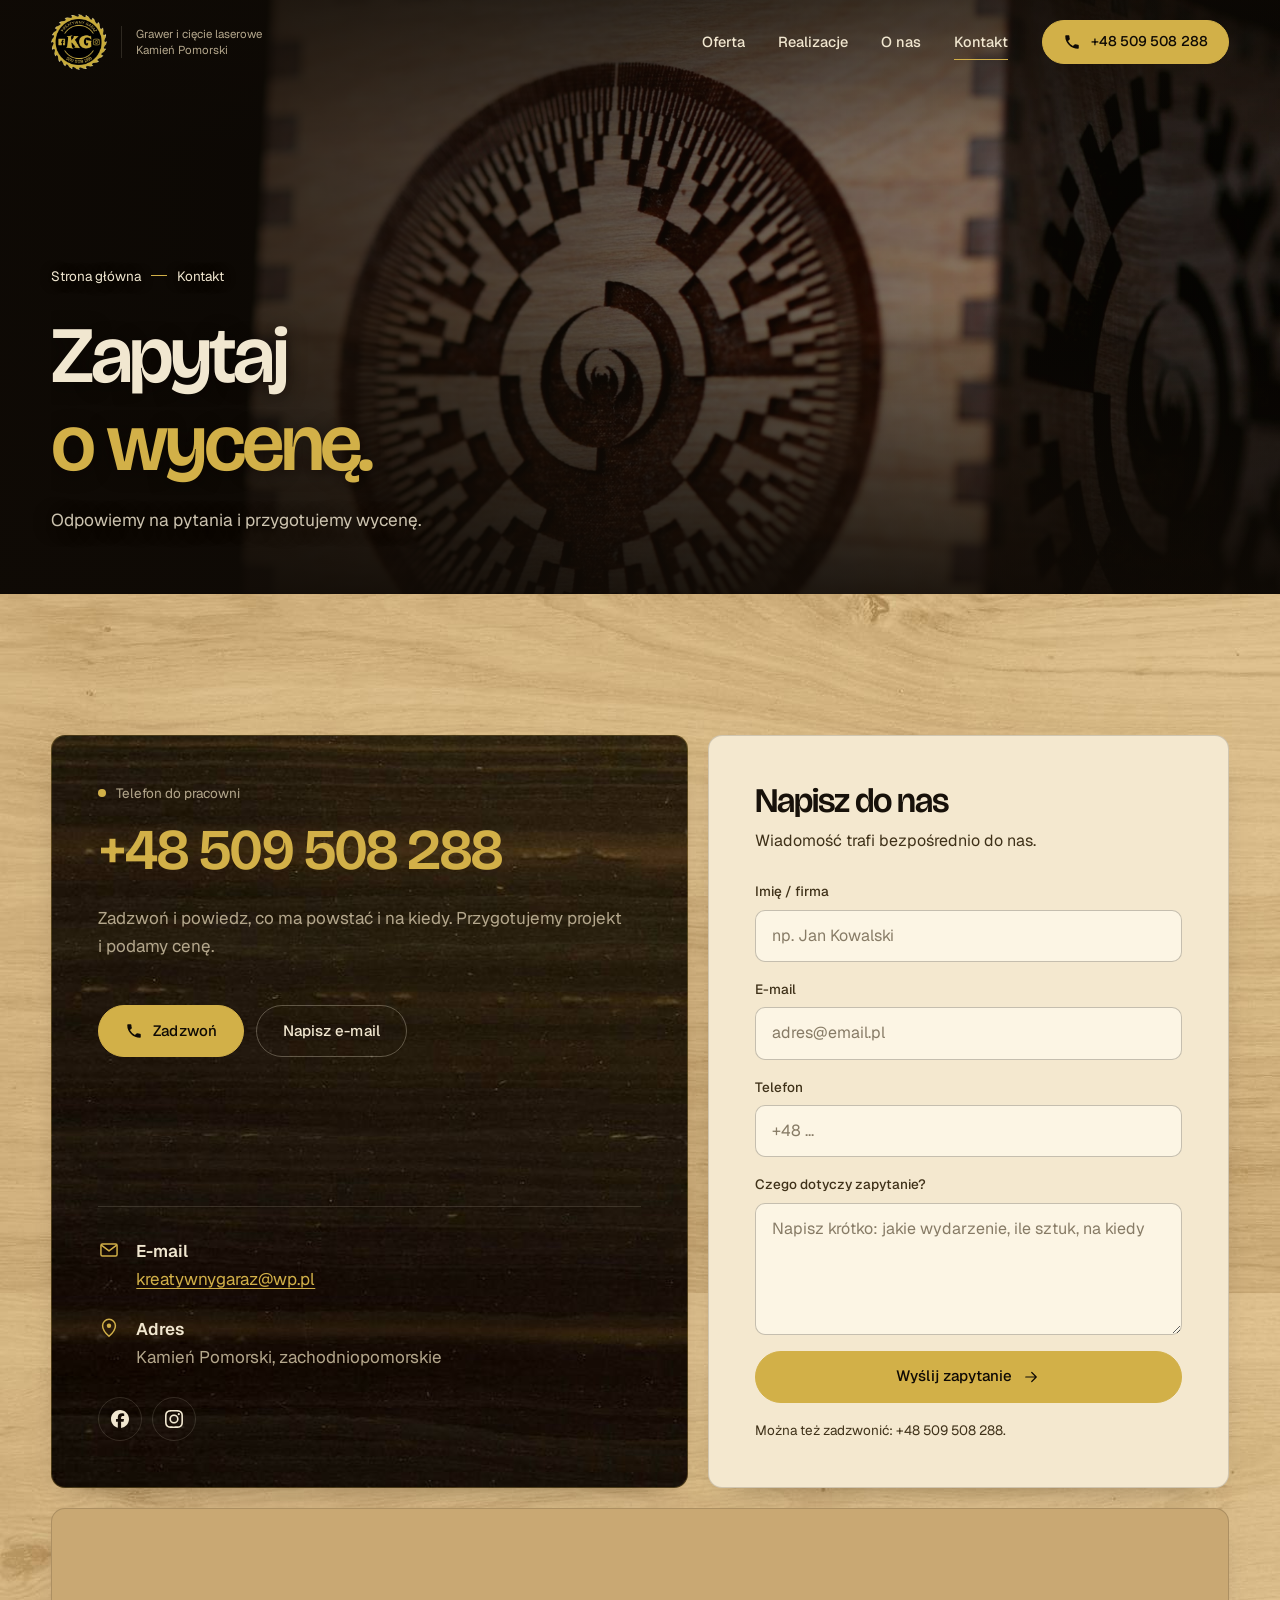
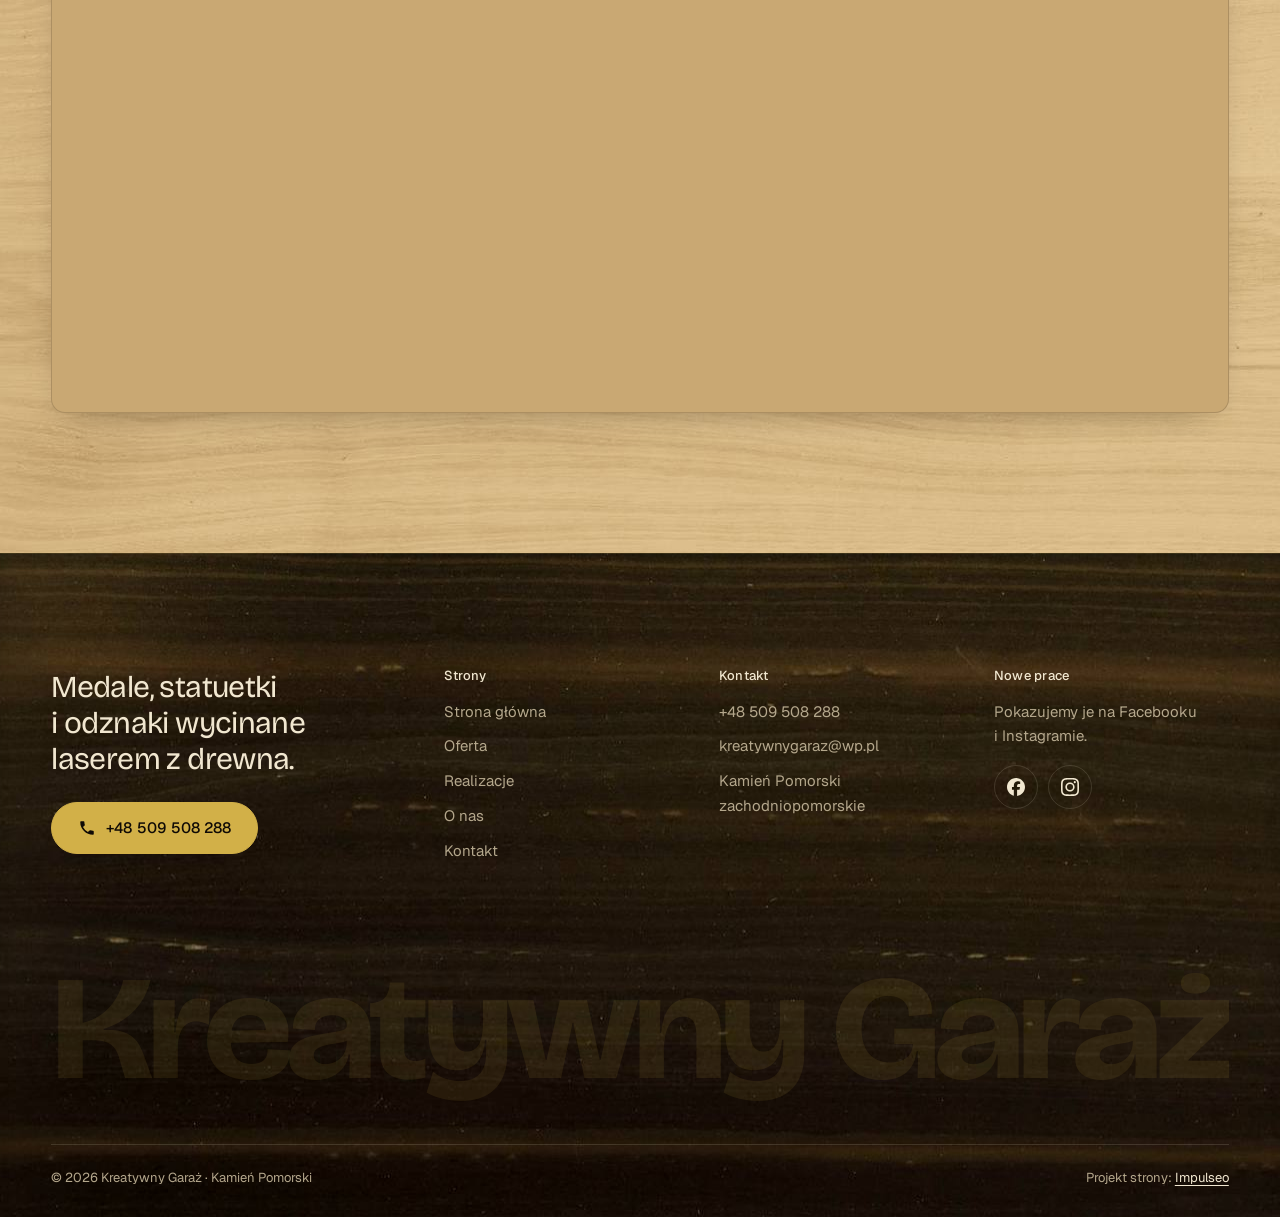
<file: kontakt.html>
<!DOCTYPE html>
<html lang="pl">
<head>
<meta charset="UTF-8">
<meta name="viewport" content="width=device-width, initial-scale=1.0">
<title>Kontakt - Kreatywny Garaż</title>
<meta name="description" content="Kontakt Kreatywny Garaż - Kamień Pomorski, zachodniopomorskie">
<link rel="canonical" href="https://impulseo-pl.github.io/kreatywny-garaz/kontakt.html">
<meta name="robots" content="noindex, nofollow">
<meta name="theme-color" content="#0F0A05">
<meta property="og:type" content="website">
<meta property="og:locale" content="pl_PL">
<meta property="og:site_name" content="Kreatywny Garaż">
<meta property="og:title" content="Kontakt - Kreatywny Garaż">
<meta property="og:description" content="Kontakt Kreatywny Garaż - Kamień Pomorski, zachodniopomorskie">
<meta property="og:url" content="https://impulseo-pl.github.io/kreatywny-garaz/kontakt.html">
<meta property="og:image" content="https://impulseo-pl.github.io/kreatywny-garaz/img/og.jpg">
<meta property="og:image:width" content="1200">
<meta property="og:image:height" content="630">
<meta name="twitter:card" content="summary_large_image">
<script type="application/ld+json">{"@context": "https://schema.org", "@type": "LocalBusiness", "name": "Kreatywny Garaż", "url": "https://impulseo-pl.github.io/kreatywny-garaz/", "telephone": "+48509508288", "image": "https://impulseo-pl.github.io/kreatywny-garaz/img/og.jpg", "areaServed": "Kamień Pomorski", "sameAs": ["https://www.facebook.com/KreatywnyGarazWyrobyzDrewna/", "https://www.instagram.com/kreatywny_garaz/"]}</script>
<script>(function(){var d=document.documentElement;d.classList.add('js');try{if(!window.matchMedia('(prefers-reduced-motion: reduce)').matches)d.classList.add('anim');}catch(e){}setTimeout(function(){if(!d.classList.contains('anim-ok'))d.classList.remove('anim');},3500);})();</script>
<link rel="preload" as="image" href="img/g9.jpg" fetchpriority="high">
<link rel="preconnect" href="https://fonts.googleapis.com">
<link rel="preconnect" href="https://fonts.gstatic.com" crossorigin>
<link href="https://fonts.googleapis.com/css2?family=Bricolage+Grotesque:opsz,wght@12..96,400..700&family=Geist:wght@400..600&display=swap" rel="stylesheet">
<link rel="stylesheet" href="assets/styles.css?v=20261112a">
<meta name="nb-deploy" content="51b4d13c7ff6">
<script src="assets/lenis.min.js?v=1.1.20" defer></script>
<script src="assets/main.js?v=20261112a" defer></script>
</head>
<body>
<a class="skip" href="#tresc">Przejdź do treści</a>
<header class="site-head">
<div class="head-in">
  <a class="brand" href="index.html" aria-label="Kreatywny Garaż - strona główna">
    <span class="znak"><img class="brand-logo" src="img/logo.webp" alt="Kreatywny Garaż" width="720" height="720" decoding="async"></span>
    <span class="brand-sub">Grawer i&nbsp;cięcie laserowe<br>Kamień Pomorski</span>
  </a>
  <nav class="nav-links" aria-label="Menu główne">
    <a class="nl" href="oferta.html">Oferta</a><a class="nl" href="realizacje.html">Realizacje</a><a class="nl" href="o-nas.html">O&nbsp;nas</a><a class="nl" href="kontakt.html" aria-current="page">Kontakt</a>
    <a class="btn btn-gold nav-cta" href="tel:+48509508288"><svg class="ico" width="16" height="16" viewBox="0 0 24 24" fill="none" aria-hidden="true"><path d="M6.6 10.8a15.5 15.5 0 0 0 6.6 6.6l2.2-2.2a1 1 0 0 1 1-.24 11.4 11.4 0 0 0 3.6.58 1 1 0 0 1 1 1V20a1 1 0 0 1-1 1A17 17 0 0 1 3 4a1 1 0 0 1 1-1h3.5a1 1 0 0 1 1 1c0 1.25.2 2.46.58 3.6a1 1 0 0 1-.25 1l-2.23 2.2Z" fill="currentColor"/></svg>+48 509 508 288</a>
  </nav>
  <button class="burger" type="button" aria-label="Otwórz menu" aria-expanded="false" aria-controls="mnav"><span></span><span></span></button>
</div>
</header>
<div class="mnav" id="mnav">
  <div class="mnav-in">
    <a class="ml" href="index.html">Strona główna</a><a class="ml" href="oferta.html">Oferta</a><a class="ml" href="realizacje.html">Realizacje</a><a class="ml" href="o-nas.html">O&nbsp;nas</a><a class="ml" href="kontakt.html" aria-current="page">Kontakt</a>
    <div class="mnav-foot">
      <span>Kamień Pomorski i&nbsp;okolice</span>
      <a class="btn btn-gold" href="tel:+48509508288"><svg class="ico" width="16" height="16" viewBox="0 0 24 24" fill="none" aria-hidden="true"><path d="M6.6 10.8a15.5 15.5 0 0 0 6.6 6.6l2.2-2.2a1 1 0 0 1 1-.24 11.4 11.4 0 0 0 3.6.58 1 1 0 0 1 1 1V20a1 1 0 0 1-1 1A17 17 0 0 1 3 4a1 1 0 0 1 1-1h3.5a1 1 0 0 1 1 1c0 1.25.2 2.46.58 3.6a1 1 0 0 1-.25 1l-2.23 2.2Z" fill="currentColor"/></svg>+48 509 508 288</a>
    </div>
  </div>
</div>
<main id="tresc">

<section class="pagehead">
  <div class="pagehead-media"><img src="img/g9.jpg" alt="Drewniane pudełko z wzorem wypalonym laserem" width="1888" height="1192" decoding="async" fetchpriority="high"></div>
  <div class="ph-in">
    <p class="crumb up" style="--d:0"><a href="index.html">Strona główna</a><span class="sl" aria-hidden="true"></span>Kontakt</p>
    <h1><span class="ln"><span class="ln-i" style="--k:0">Zapytaj</span></span><span class="ln"><span class="ln-i" style="--k:1"><em>o&nbsp;wycenę.</em></span></span></h1>
    <p class="ph-lead up" style="--d:300">Odpowiemy na pytania i&nbsp;przygotujemy wycenę.</p>
  </div>
</section>

<section class="sec">
  <div class="wrap">
    <div class="k-grid">
      <div class="k-card dark rv">
        <span class="lbl"><span class="live" aria-hidden="true"></span>Telefon do pracowni</span>
        <a class="k-phone" href="tel:+48509508288">+48 509 508 288</a>
        <p>Zadzwoń i&nbsp;powiedz, co ma powstać i&nbsp;na kiedy. Przygotujemy projekt i&nbsp;podamy cenę.</p>
        <div class="cta-row" style="margin-top:28px">
          <a class="btn btn-gold" href="tel:+48509508288"><svg class="ico" width="16" height="16" viewBox="0 0 24 24" fill="none" aria-hidden="true"><path d="M6.6 10.8a15.5 15.5 0 0 0 6.6 6.6l2.2-2.2a1 1 0 0 1 1-.24 11.4 11.4 0 0 0 3.6.58 1 1 0 0 1 1 1V20a1 1 0 0 1-1 1A17 17 0 0 1 3 4a1 1 0 0 1 1-1h3.5a1 1 0 0 1 1 1c0 1.25.2 2.46.58 3.6a1 1 0 0 1-.25 1l-2.23 2.2Z" fill="currentColor"/></svg>Zadzwoń</a>
          <a class="btn btn-ghost" href="mailto:kreatywnygaraz@wp.pl">Napisz e-mail</a>
        </div>
        <ul class="k-list">
          <li><svg width="22" height="22" viewBox="0 0 24 24" fill="none" aria-hidden="true"><rect x="3.2" y="5.5" width="17.6" height="13" rx="1.6" stroke="currentColor" stroke-width="1.6"/><path d="M4 7l8 6 8-6" stroke="currentColor" stroke-width="1.6" stroke-linecap="round" stroke-linejoin="round"/></svg><span><b>E-mail</b><a class="u" href="mailto:kreatywnygaraz@wp.pl">kreatywnygaraz@wp.pl</a></span></li>
          <li><svg width="22" height="22" viewBox="0 0 24 24" fill="none" aria-hidden="true"><path d="M12 21s7-6.1 7-11.5A7 7 0 0 0 5 9.5C5 14.9 12 21 12 21Z" stroke="currentColor" stroke-width="1.6" fill="none"/><circle cx="12" cy="9.5" r="2.4" fill="currentColor"/></svg><span><b>Adres</b>Kamień Pomorski, zachodniopomorskie</span></li>
        </ul>
        <div class="foot-soc" style="margin-top:26px"><a class="soc" href="https://www.facebook.com/KreatywnyGarazWyrobyzDrewna/" target="_blank" rel="noopener" aria-label="Facebook - Kreatywny Garaż"><svg viewBox="0 0 24 24" aria-hidden="true" focusable="false"><path d="M9.101 23.691v-7.98H6.627v-3.667h2.474v-1.58c0-4.085 1.848-5.978 5.858-5.978.401 0 .955.042 1.468.103a8.68 8.68 0 0 1 1.141.195v3.325a8.623 8.623 0 0 0-.653-.036 26.805 26.805 0 0 0-.733-.009c-.707 0-1.259.096-1.675.309a1.686 1.686 0 0 0-.679.622c-.258.42-.374.995-.374 1.752v1.297h3.919l-.386 2.103-.287 1.564h-3.246v8.245C19.396 23.238 24 18.179 24 12.044c0-6.627-5.373-12-12-12s-12 5.373-12 12c0 5.628 3.874 10.35 9.101 11.647Z" fill="currentColor"/></svg></a><a class="soc" href="https://www.instagram.com/kreatywny_garaz/" target="_blank" rel="noopener" aria-label="Instagram - Kreatywny Garaż"><svg viewBox="0 0 24 24" aria-hidden="true" focusable="false"><path d="M7.0301.084c-1.2768.0602-2.1487.264-2.911.5634-.7888.3075-1.4575.72-2.1228 1.3877-.6652.6677-1.075 1.3368-1.3802 2.127-.2954.7638-.4956 1.6365-.552 2.914-.0564 1.2775-.0689 1.6882-.0626 4.947.0062 3.2586.0206 3.6671.0825 4.9473.061 1.2765.264 2.1482.5635 2.9107.308.7889.72 1.4573 1.388 2.1228.6679.6655 1.3365 1.0743 2.1285 1.38.7632.295 1.6361.4961 2.9134.552 1.2773.056 1.6884.069 4.9462.0627 3.2578-.0062 3.668-.0207 4.9478-.0814 1.28-.0607 2.147-.2652 2.9098-.5633.7889-.3086 1.4578-.72 2.1228-1.3881.665-.6682 1.0745-1.3378 1.3795-2.1284.2957-.7632.4966-1.636.552-2.9124.056-1.2809.0692-1.6898.063-4.948-.0063-3.2583-.021-3.6668-.0817-4.9465-.0607-1.2797-.264-2.1487-.5633-2.9117-.3084-.7889-.72-1.4568-1.3876-2.1228C21.2982 1.33 20.628.9208 19.8378.6165 19.074.321 18.2017.1197 16.9244.0645 15.6471.0093 15.236-.005 11.977.0014 8.718.0076 8.31.0215 7.0301.0839m.1402 21.6932c-1.17-.0509-1.8053-.2453-2.2287-.408-.5606-.216-.96-.4771-1.3819-.895-.422-.4178-.6811-.8186-.9-1.378-.1644-.4234-.3624-1.058-.4171-2.228-.0595-1.2645-.072-1.6442-.079-4.848-.007-3.2037.0053-3.583.0607-4.848.05-1.169.2456-1.805.408-2.2282.216-.5613.4762-.96.895-1.3816.4188-.4217.8184-.6814 1.3783-.9003.423-.1651 1.0575-.3614 2.227-.4171 1.2655-.06 1.6447-.072 4.848-.079 3.2033-.007 3.5835.005 4.8495.0608 1.169.0508 1.8053.2445 2.228.408.5608.216.96.4754 1.3816.895.4217.4194.6816.8176.9005 1.3787.1653.4217.3617 1.056.4169 2.2263.0602 1.2655.0739 1.645.0796 4.848.0058 3.203-.0055 3.5834-.061 4.848-.051 1.17-.245 1.8055-.408 2.2294-.216.5604-.4763.96-.8954 1.3814-.419.4215-.8181.6811-1.3783.9-.4224.1649-1.0577.3617-2.2262.4174-1.2656.0595-1.6448.072-4.8493.079-3.2045.007-3.5825-.006-4.848-.0608M16.953 5.5864A1.44 1.44 0 1 0 18.39 4.144a1.44 1.44 0 0 0-1.437 1.4424M5.8385 12.012c.0067 3.4032 2.7706 6.1557 6.173 6.1493 3.4026-.0065 6.157-2.7701 6.1506-6.1733-.0065-3.4032-2.771-6.1565-6.174-6.1498-3.403.0067-6.156 2.771-6.1496 6.1738M8 12.0077a4 4 0 1 1 4.008 3.9921A3.9996 3.9996 0 0 1 8 12.0077" fill="currentColor"/></svg></a></div>
      </div>
      <div class="k-card rv" id="formularz" style="--d:120">
        <h2>Napisz do nas</h2>
        <p class="lead">Wiadomość trafi bezpośrednio do nas.</p>
        <form class="form" action="https://formsubmit.co/kreatywnygaraz@wp.pl" method="POST">
          <input type="hidden" name="_subject" value="Zapytanie ze strony Kreatywny Garaż">
          <input type="hidden" name="_captcha" value="false">
          <input type="hidden" name="_template" value="table">
          <div class="fld"><label for="name">Imię / firma</label><input id="name" name="name" type="text" placeholder="np. Jan Kowalski" autocomplete="name" required></div>
          <div class="fld"><label for="email">E-mail</label><input id="email" name="email" type="email" placeholder="adres@email.pl" autocomplete="email" required></div>
          <div class="fld"><label for="phone">Telefon</label><input id="phone" name="phone" type="tel" placeholder="+48 ..." autocomplete="tel"></div>
          <div class="fld"><label for="msg">Czego dotyczy zapytanie?</label><textarea id="msg" name="message" placeholder="Napisz krótko: jakie wydarzenie, ile sztuk, na kiedy" required></textarea></div>
          <button type="submit" class="btn btn-gold">Wyślij zapytanie<svg class="ico arr" width="18" height="18" viewBox="0 0 24 24" fill="none" stroke="currentColor" stroke-width="1.6" stroke-linecap="round" stroke-linejoin="round" aria-hidden="true"><path d="M5 12h14M13 6l6 6-6 6"/></svg></button>
          <p class="note">Można też zadzwonić: +48 509 508 288.</p>
        </form>
      </div>
    </div>
    <div class="map map-lg rv">
      <iframe title="Kreatywny Garaż - Kamień Pomorski" src="https://maps.google.com/maps?q=53.9640967%2C14.8288006&z=15&output=embed" loading="lazy" referrerpolicy="no-referrer-when-downgrade"></iframe>
    </div>
  </div>
</section>
</main>
<footer class="site-foot">
  <div class="wrap">
    <div class="foot-top">
      <div>
        <p class="foot-claim">Medale, statuetki i&nbsp;odznaki wycinane laserem z&nbsp;drewna.</p>
        <a class="btn btn-gold" href="tel:+48509508288"><svg class="ico" width="16" height="16" viewBox="0 0 24 24" fill="none" aria-hidden="true"><path d="M6.6 10.8a15.5 15.5 0 0 0 6.6 6.6l2.2-2.2a1 1 0 0 1 1-.24 11.4 11.4 0 0 0 3.6.58 1 1 0 0 1 1 1V20a1 1 0 0 1-1 1A17 17 0 0 1 3 4a1 1 0 0 1 1-1h3.5a1 1 0 0 1 1 1c0 1.25.2 2.46.58 3.6a1 1 0 0 1-.25 1l-2.23 2.2Z" fill="currentColor"/></svg>+48 509 508 288</a>
      </div>
      <div>
        <h4>Strony</h4>
        <ul><li><a href="index.html">Strona główna</a></li><li><a href="oferta.html">Oferta</a></li><li><a href="realizacje.html">Realizacje</a></li><li><a href="o-nas.html">O&nbsp;nas</a></li><li><a href="kontakt.html">Kontakt</a></li></ul>
      </div>
      <div>
        <h4>Kontakt</h4>
        <ul>
          <li><a href="tel:+48509508288">+48 509 508 288</a></li>
          <li><a href="mailto:kreatywnygaraz@wp.pl">kreatywnygaraz@wp.pl</a></li>
          <li>Kamień Pomorski<br>zachodniopomorskie</li>
        </ul>
      </div>
      <div>
        <h4>Nowe prace</h4>
        <ul>
          <li>Pokazujemy je na Facebooku i&nbsp;Instagramie.</li>
          <li><div class="foot-soc"><a class="soc" href="https://www.facebook.com/KreatywnyGarazWyrobyzDrewna/" target="_blank" rel="noopener" aria-label="Facebook - Kreatywny Garaż"><svg viewBox="0 0 24 24" aria-hidden="true" focusable="false"><path d="M9.101 23.691v-7.98H6.627v-3.667h2.474v-1.58c0-4.085 1.848-5.978 5.858-5.978.401 0 .955.042 1.468.103a8.68 8.68 0 0 1 1.141.195v3.325a8.623 8.623 0 0 0-.653-.036 26.805 26.805 0 0 0-.733-.009c-.707 0-1.259.096-1.675.309a1.686 1.686 0 0 0-.679.622c-.258.42-.374.995-.374 1.752v1.297h3.919l-.386 2.103-.287 1.564h-3.246v8.245C19.396 23.238 24 18.179 24 12.044c0-6.627-5.373-12-12-12s-12 5.373-12 12c0 5.628 3.874 10.35 9.101 11.647Z" fill="currentColor"/></svg></a><a class="soc" href="https://www.instagram.com/kreatywny_garaz/" target="_blank" rel="noopener" aria-label="Instagram - Kreatywny Garaż"><svg viewBox="0 0 24 24" aria-hidden="true" focusable="false"><path d="M7.0301.084c-1.2768.0602-2.1487.264-2.911.5634-.7888.3075-1.4575.72-2.1228 1.3877-.6652.6677-1.075 1.3368-1.3802 2.127-.2954.7638-.4956 1.6365-.552 2.914-.0564 1.2775-.0689 1.6882-.0626 4.947.0062 3.2586.0206 3.6671.0825 4.9473.061 1.2765.264 2.1482.5635 2.9107.308.7889.72 1.4573 1.388 2.1228.6679.6655 1.3365 1.0743 2.1285 1.38.7632.295 1.6361.4961 2.9134.552 1.2773.056 1.6884.069 4.9462.0627 3.2578-.0062 3.668-.0207 4.9478-.0814 1.28-.0607 2.147-.2652 2.9098-.5633.7889-.3086 1.4578-.72 2.1228-1.3881.665-.6682 1.0745-1.3378 1.3795-2.1284.2957-.7632.4966-1.636.552-2.9124.056-1.2809.0692-1.6898.063-4.948-.0063-3.2583-.021-3.6668-.0817-4.9465-.0607-1.2797-.264-2.1487-.5633-2.9117-.3084-.7889-.72-1.4568-1.3876-2.1228C21.2982 1.33 20.628.9208 19.8378.6165 19.074.321 18.2017.1197 16.9244.0645 15.6471.0093 15.236-.005 11.977.0014 8.718.0076 8.31.0215 7.0301.0839m.1402 21.6932c-1.17-.0509-1.8053-.2453-2.2287-.408-.5606-.216-.96-.4771-1.3819-.895-.422-.4178-.6811-.8186-.9-1.378-.1644-.4234-.3624-1.058-.4171-2.228-.0595-1.2645-.072-1.6442-.079-4.848-.007-3.2037.0053-3.583.0607-4.848.05-1.169.2456-1.805.408-2.2282.216-.5613.4762-.96.895-1.3816.4188-.4217.8184-.6814 1.3783-.9003.423-.1651 1.0575-.3614 2.227-.4171 1.2655-.06 1.6447-.072 4.848-.079 3.2033-.007 3.5835.005 4.8495.0608 1.169.0508 1.8053.2445 2.228.408.5608.216.96.4754 1.3816.895.4217.4194.6816.8176.9005 1.3787.1653.4217.3617 1.056.4169 2.2263.0602 1.2655.0739 1.645.0796 4.848.0058 3.203-.0055 3.5834-.061 4.848-.051 1.17-.245 1.8055-.408 2.2294-.216.5604-.4763.96-.8954 1.3814-.419.4215-.8181.6811-1.3783.9-.4224.1649-1.0577.3617-2.2262.4174-1.2656.0595-1.6448.072-4.8493.079-3.2045.007-3.5825-.006-4.848-.0608M16.953 5.5864A1.44 1.44 0 1 0 18.39 4.144a1.44 1.44 0 0 0-1.437 1.4424M5.8385 12.012c.0067 3.4032 2.7706 6.1557 6.173 6.1493 3.4026-.0065 6.157-2.7701 6.1506-6.1733-.0065-3.4032-2.771-6.1565-6.174-6.1498-3.403.0067-6.156 2.771-6.1496 6.1738M8 12.0077a4 4 0 1 1 4.008 3.9921A3.9996 3.9996 0 0 1 8 12.0077" fill="currentColor"/></svg></a></div></li>
        </ul>
      </div>
    </div>
    <div class="foot-mark" aria-hidden="true"><svg viewBox="0 0 1000 142" focusable="false"><text x="0" y="106" font-size="126" textLength="1000" lengthAdjust="spacingAndGlyphs">Kreatywny Garaż</text></svg></div>
    <div class="foot-bottom">
      <span>© 2026 Kreatywny Garaż · Kamień Pomorski</span>
      <span>Projekt strony: <a class="foot-credit" href="https://impulseo.pl" target="_blank" rel="noopener">Impulseo</a></span>
    </div>
  </div>
</footer>
<div class="sticky-call">
  <a class="btn btn-gold" href="tel:+48509508288"><svg class="ico" width="16" height="16" viewBox="0 0 24 24" fill="none" aria-hidden="true"><path d="M6.6 10.8a15.5 15.5 0 0 0 6.6 6.6l2.2-2.2a1 1 0 0 1 1-.24 11.4 11.4 0 0 0 3.6.58 1 1 0 0 1 1 1V20a1 1 0 0 1-1 1A17 17 0 0 1 3 4a1 1 0 0 1 1-1h3.5a1 1 0 0 1 1 1c0 1.25.2 2.46.58 3.6a1 1 0 0 1-.25 1l-2.23 2.2Z" fill="currentColor"/></svg>Zadzwoń</a>
  <a class="btn btn-ghost" href="#formularz">Napisz do nas</a>
</div>
<div class="demo-wazne" data-do="2026-11-18" data-cykl="3" hidden><svg class="dw-ico" width="13" height="13" viewBox="0 0 24 24" fill="none" aria-hidden="true"><circle cx="12" cy="12" r="8.6" stroke="currentColor" stroke-width="1.8"/><path d="M12 7.2V12l3.3 2" stroke="currentColor" stroke-width="1.8" stroke-linecap="round"/></svg><span class="dw-txt"></span></div>
</body>
</html>
</file>
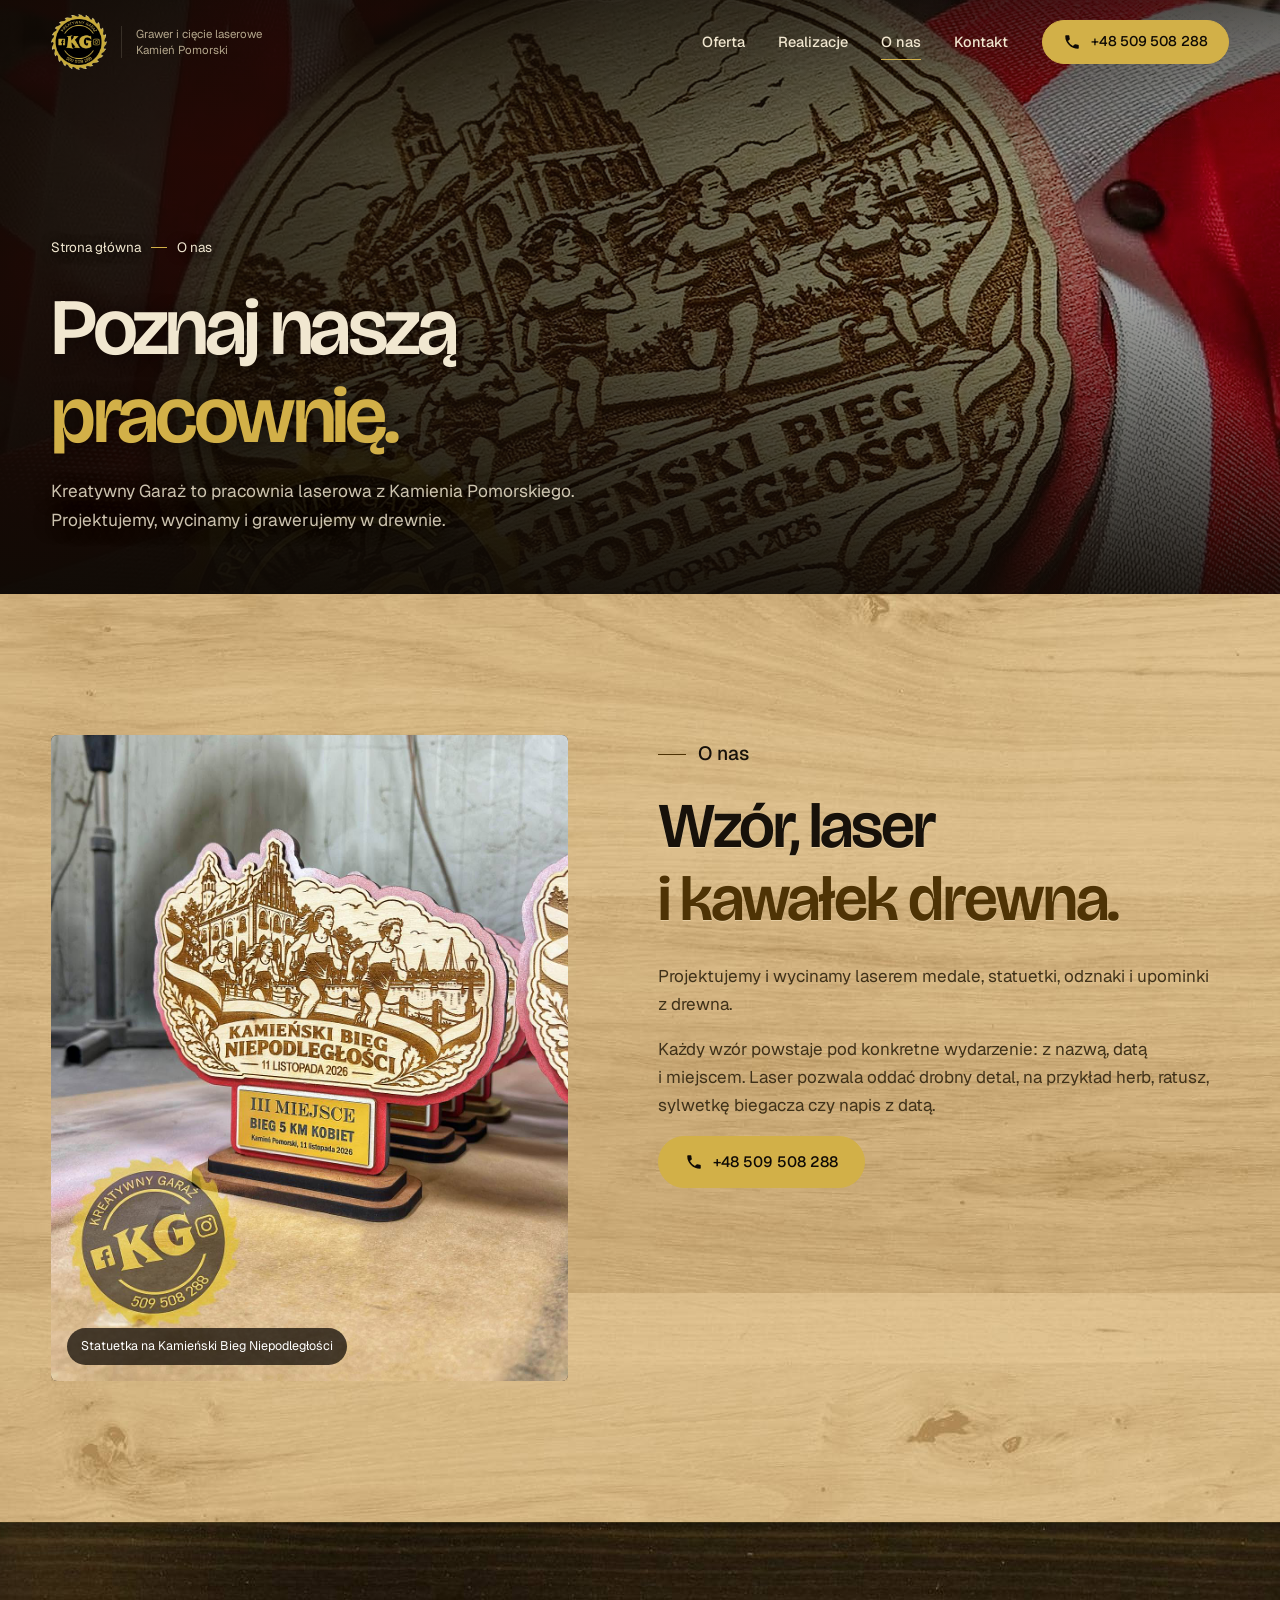
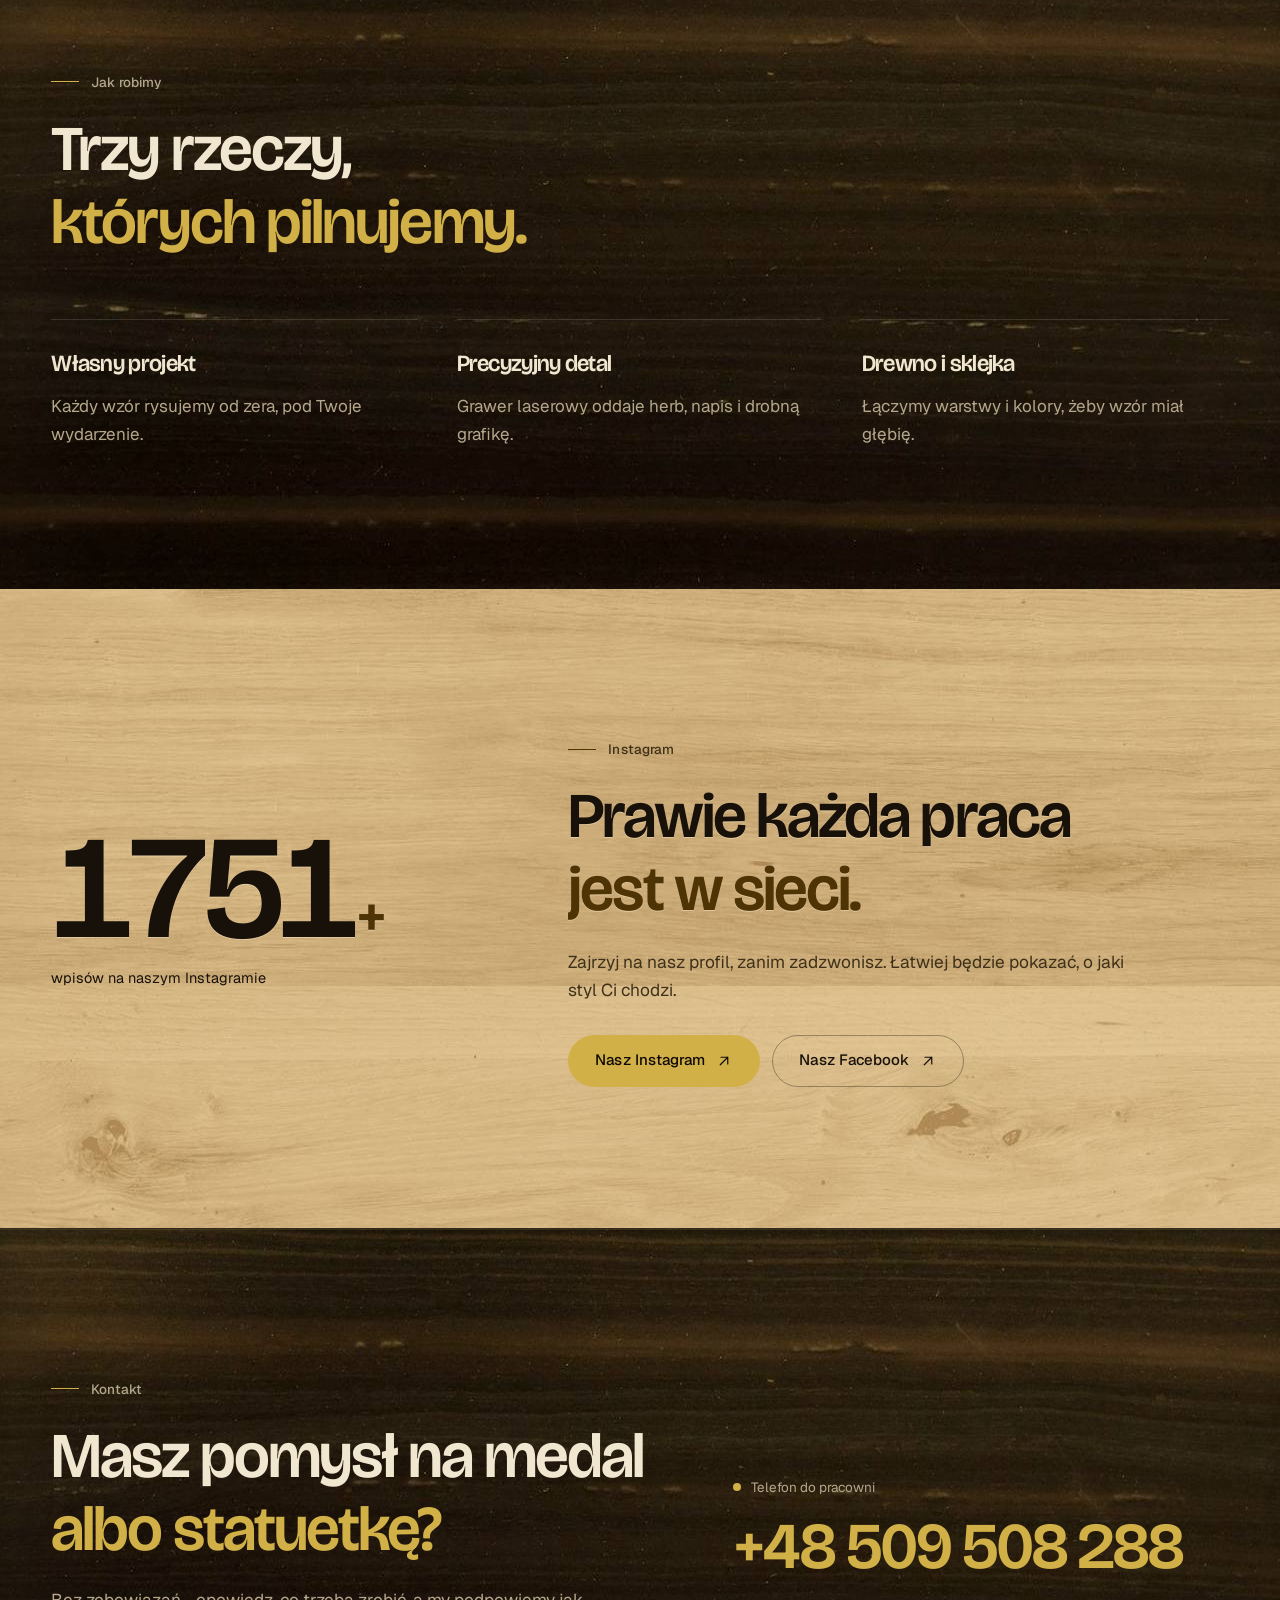
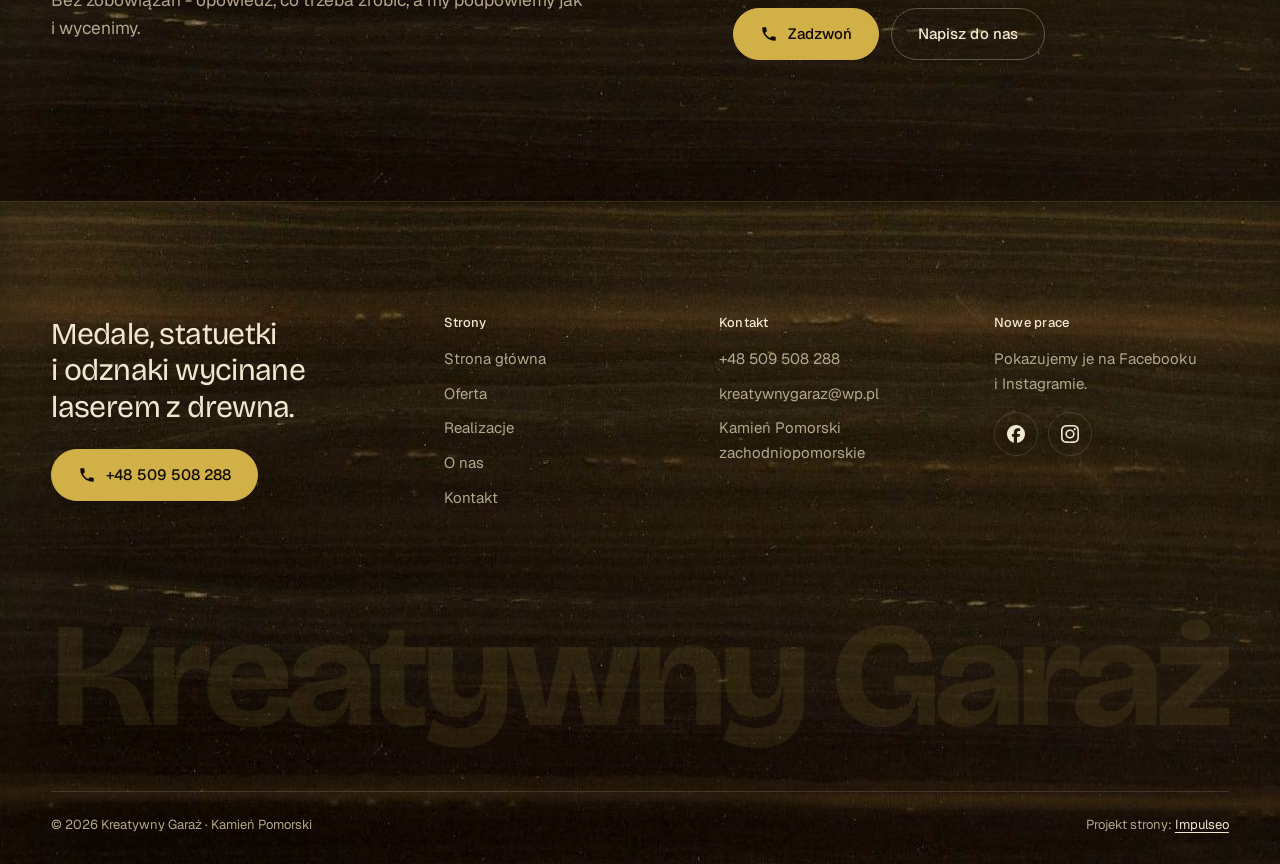
<file: o-nas.html>
<!DOCTYPE html>
<html lang="pl">
<head>
<meta charset="UTF-8">
<meta name="viewport" content="width=device-width, initial-scale=1.0">
<title>O nas - Kreatywny Garaż</title>
<meta name="description" content="Kreatywny Garaż - grawerowanie i cięcie laserowe w drewnie. Medale, statuetki, odznaki i upominki z własnym projektem. Kamień Pomorski i okolice, tel. 509 508 288.">
<link rel="canonical" href="https://impulseo-pl.github.io/kreatywny-garaz/o-nas.html">
<meta name="robots" content="noindex, nofollow">
<meta name="theme-color" content="#0F0A05">
<meta property="og:type" content="website">
<meta property="og:locale" content="pl_PL">
<meta property="og:site_name" content="Kreatywny Garaż">
<meta property="og:title" content="O nas - Kreatywny Garaż">
<meta property="og:description" content="Kreatywny Garaż - grawerowanie i cięcie laserowe w drewnie. Medale, statuetki, odznaki i upominki z własnym projektem. Kamień Pomorski i okolice, tel. 509 508 288.">
<meta property="og:url" content="https://impulseo-pl.github.io/kreatywny-garaz/o-nas.html">
<meta property="og:image" content="https://impulseo-pl.github.io/kreatywny-garaz/img/og.jpg">
<meta property="og:image:width" content="1200">
<meta property="og:image:height" content="630">
<meta name="twitter:card" content="summary_large_image">
<script type="application/ld+json">{"@context": "https://schema.org", "@type": "LocalBusiness", "name": "Kreatywny Garaż", "url": "https://impulseo-pl.github.io/kreatywny-garaz/", "telephone": "+48509508288", "image": "https://impulseo-pl.github.io/kreatywny-garaz/img/og.jpg", "areaServed": "Kamień Pomorski", "sameAs": ["https://www.facebook.com/KreatywnyGarazWyrobyzDrewna/", "https://www.instagram.com/kreatywny_garaz/"]}</script>
<script>(function(){var d=document.documentElement;d.classList.add('js');try{if(!window.matchMedia('(prefers-reduced-motion: reduce)').matches)d.classList.add('anim');}catch(e){}setTimeout(function(){if(!d.classList.contains('anim-ok'))d.classList.remove('anim');},3500);})();</script>
<link rel="preload" as="image" href="img/g10.jpg" fetchpriority="high">
<link rel="preconnect" href="https://fonts.googleapis.com">
<link rel="preconnect" href="https://fonts.gstatic.com" crossorigin>
<link href="https://fonts.googleapis.com/css2?family=Bricolage+Grotesque:opsz,wght@12..96,400..700&family=Geist:wght@400..600&display=swap" rel="stylesheet">
<link rel="stylesheet" href="assets/styles.css?v=20261112a">
<meta name="nb-deploy" content="51b4d13c7ff6">
<script src="assets/lenis.min.js?v=1.1.20" defer></script>
<script src="assets/main.js?v=20261112a" defer></script>
</head>
<body>
<a class="skip" href="#tresc">Przejdź do treści</a>
<header class="site-head">
<div class="head-in">
  <a class="brand" href="index.html" aria-label="Kreatywny Garaż - strona główna">
    <span class="znak"><img class="brand-logo" src="img/logo.webp" alt="Kreatywny Garaż" width="720" height="720" decoding="async"></span>
    <span class="brand-sub">Grawer i&nbsp;cięcie laserowe<br>Kamień Pomorski</span>
  </a>
  <nav class="nav-links" aria-label="Menu główne">
    <a class="nl" href="oferta.html">Oferta</a><a class="nl" href="realizacje.html">Realizacje</a><a class="nl" href="o-nas.html" aria-current="page">O&nbsp;nas</a><a class="nl" href="kontakt.html">Kontakt</a>
    <a class="btn btn-gold nav-cta" href="tel:+48509508288"><svg class="ico" width="16" height="16" viewBox="0 0 24 24" fill="none" aria-hidden="true"><path d="M6.6 10.8a15.5 15.5 0 0 0 6.6 6.6l2.2-2.2a1 1 0 0 1 1-.24 11.4 11.4 0 0 0 3.6.58 1 1 0 0 1 1 1V20a1 1 0 0 1-1 1A17 17 0 0 1 3 4a1 1 0 0 1 1-1h3.5a1 1 0 0 1 1 1c0 1.25.2 2.46.58 3.6a1 1 0 0 1-.25 1l-2.23 2.2Z" fill="currentColor"/></svg>+48 509 508 288</a>
  </nav>
  <button class="burger" type="button" aria-label="Otwórz menu" aria-expanded="false" aria-controls="mnav"><span></span><span></span></button>
</div>
</header>
<div class="mnav" id="mnav">
  <div class="mnav-in">
    <a class="ml" href="index.html">Strona główna</a><a class="ml" href="oferta.html">Oferta</a><a class="ml" href="realizacje.html">Realizacje</a><a class="ml" href="o-nas.html" aria-current="page">O&nbsp;nas</a><a class="ml" href="kontakt.html">Kontakt</a>
    <div class="mnav-foot">
      <span>Kamień Pomorski i&nbsp;okolice</span>
      <a class="btn btn-gold" href="tel:+48509508288"><svg class="ico" width="16" height="16" viewBox="0 0 24 24" fill="none" aria-hidden="true"><path d="M6.6 10.8a15.5 15.5 0 0 0 6.6 6.6l2.2-2.2a1 1 0 0 1 1-.24 11.4 11.4 0 0 0 3.6.58 1 1 0 0 1 1 1V20a1 1 0 0 1-1 1A17 17 0 0 1 3 4a1 1 0 0 1 1-1h3.5a1 1 0 0 1 1 1c0 1.25.2 2.46.58 3.6a1 1 0 0 1-.25 1l-2.23 2.2Z" fill="currentColor"/></svg>+48 509 508 288</a>
    </div>
  </div>
</div>
<main id="tresc">

<section class="pagehead">
  <div class="pagehead-media"><img src="img/g10.jpg" alt="Drewniany medal z ratuszem i biegaczami na biało-czerwonej wstążce" width="1600" height="1000" decoding="async" fetchpriority="high"></div>
  <div class="ph-in">
    <p class="crumb up" style="--d:0"><a href="index.html">Strona główna</a><span class="sl" aria-hidden="true"></span>O&nbsp;nas</p>
    <h1><span class="ln"><span class="ln-i" style="--k:0">Poznaj naszą</span></span><span class="ln"><span class="ln-i" style="--k:1"><em>pracownię.</em></span></span></h1>
    <p class="ph-lead up" style="--d:300">Kreatywny Garaż to pracownia laserowa z&nbsp;Kamienia Pomorskiego. Projektujemy, wycinamy i&nbsp;grawerujemy w&nbsp;drewnie.</p>
  </div>
</section>

<section class="sec">
  <div class="wrap story">
    <figure class="fig rv-img rv" style="aspect-ratio:4/5">
      <img src="img/g6.jpg" alt="Drewniana statuetka Kamieńskiego Biegu Niepodległości na podstawce" width="1152" height="1440" decoding="async">
      <figcaption class="fig-tag">Statuetka na Kamieński Bieg Niepodległości</figcaption>
    </figure>
    <div class="story-txt">
      <p class="eyebrow rv">O&nbsp;nas</p>
      <h2 class="h2 rv rv-h"><span class="ln"><span class="ln-i" style="--k:0">Wzór, laser</span></span><span class="ln"><span class="ln-i" style="--k:1"><em>i&nbsp;kawałek drewna.</em></span></span></h2>
      <p class="rv" style="--d:100;margin-top:30px">Projektujemy i&nbsp;wycinamy laserem medale, statuetki, odznaki i&nbsp;upominki z&nbsp;drewna.</p>
      <p class="rv" style="--d:140">Każdy wzór powstaje pod konkretne wydarzenie: z&nbsp;nazwą, datą i&nbsp;miejscem. Laser pozwala oddać drobny detal, na przykład herb, ratusz, sylwetkę biegacza czy napis z&nbsp;datą.</p>
      <a class="btn btn-gold rv" style="--d:220" href="tel:+48509508288"><svg class="ico" width="16" height="16" viewBox="0 0 24 24" fill="none" aria-hidden="true"><path d="M6.6 10.8a15.5 15.5 0 0 0 6.6 6.6l2.2-2.2a1 1 0 0 1 1-.24 11.4 11.4 0 0 0 3.6.58 1 1 0 0 1 1 1V20a1 1 0 0 1-1 1A17 17 0 0 1 3 4a1 1 0 0 1 1-1h3.5a1 1 0 0 1 1 1c0 1.25.2 2.46.58 3.6a1 1 0 0 1-.25 1l-2.23 2.2Z" fill="currentColor"/></svg>+48 509 508 288</a>
    </div>
  </div>
</section>

<section class="sec dark">
  <div class="wrap">
    <div class="sec-head">
      <div>
        <p class="eyebrow rv">Jak robimy</p>
        <h2 class="h2 rv rv-h"><span class="ln"><span class="ln-i" style="--k:0">Trzy rzeczy,</span></span><span class="ln"><span class="ln-i" style="--k:1"><em>których pilnujemy.</em></span></span></h2>
      </div>
    </div>
    <div class="vals" style="margin-top:0">
      <div class="val rv"><h3>Własny projekt</h3><p>Każdy wzór rysujemy od zera, pod Twoje wydarzenie.</p></div>
      <div class="val rv" style="--d:100"><h3>Precyzyjny detal</h3><p>Grawer laserowy oddaje herb, napis i&nbsp;drobną grafikę.</p></div>
      <div class="val rv" style="--d:200"><h3>Drewno i&nbsp;sklejka</h3><p>Łączymy warstwy i&nbsp;kolory, żeby wzór miał głębię.</p></div>
    </div>
  </div>
</section>

<section class="sec" id="instagram">
  <div class="wrap ig-row">
    <div class="rv">
      <div class="ig-num"><span class="num" data-to="1800">1800</span><small>+</small></div>
      <span>wpisów na naszym Instagramie</span>
    </div>
    <div>
      <p class="eyebrow rv">Instagram</p>
      <h2 class="h2 rv rv-h"><span class="ln"><span class="ln-i" style="--k:0">Prawie każda praca</span></span><span class="ln"><span class="ln-i" style="--k:1"><em>jest w&nbsp;sieci.</em></span></span></h2>
      <p class="lead rv" style="--d:120;margin-top:26px">Zajrzyj na nasz profil, zanim zadzwonisz. Łatwiej będzie pokazać, o&nbsp;jaki styl Ci chodzi.</p>
      <div class="cta-row rv" style="--d:180;margin-top:30px">
        <a class="btn btn-gold" href="https://www.instagram.com/kreatywny_garaz/" target="_blank" rel="noopener">Nasz Instagram<svg class="ico" width="18" height="18" viewBox="0 0 24 24" fill="none" stroke="currentColor" stroke-width="1.6" stroke-linecap="round" stroke-linejoin="round" aria-hidden="true"><path d="M7 17 17 7M8 7h9v9"/></svg></a>
        <a class="btn btn-ghost" href="https://www.facebook.com/KreatywnyGarazWyrobyzDrewna/" target="_blank" rel="noopener">Nasz Facebook<svg class="ico" width="18" height="18" viewBox="0 0 24 24" fill="none" stroke="currentColor" stroke-width="1.6" stroke-linecap="round" stroke-linejoin="round" aria-hidden="true"><path d="M7 17 17 7M8 7h9v9"/></svg></a>
      </div>
    </div>
  </div>
</section>
<section class="cta-band dark">
  <div class="wrap cta-grid">
    <div>
      <p class="eyebrow rv">Kontakt</p>
      <h2 class="h2 rv rv-h"><span class="ln"><span class="ln-i" style="--k:0">Masz pomysł na medal</span></span><span class="ln"><span class="ln-i" style="--k:1"><em>albo statuetkę?</em></span></span></h2>
      <p class="lead rv" style="--d:120">Bez zobowiązań - opowiedz, co trzeba zrobić, a&nbsp;my podpowiemy jak i&nbsp;wycenimy.</p>
    </div>
    <div class="cta-side rv" style="--d:180">
      <span class="lbl"><span class="live" aria-hidden="true"></span>Telefon do pracowni</span>
      <a class="cta-phone" href="tel:+48509508288">+48 509 508 288</a>
      <div class="cta-row">
        <a class="btn btn-gold" href="tel:+48509508288"><svg class="ico" width="16" height="16" viewBox="0 0 24 24" fill="none" aria-hidden="true"><path d="M6.6 10.8a15.5 15.5 0 0 0 6.6 6.6l2.2-2.2a1 1 0 0 1 1-.24 11.4 11.4 0 0 0 3.6.58 1 1 0 0 1 1 1V20a1 1 0 0 1-1 1A17 17 0 0 1 3 4a1 1 0 0 1 1-1h3.5a1 1 0 0 1 1 1c0 1.25.2 2.46.58 3.6a1 1 0 0 1-.25 1l-2.23 2.2Z" fill="currentColor"/></svg>Zadzwoń</a>
        <a class="btn btn-ghost" href="kontakt.html">Napisz do nas</a>
      </div>
    </div>
  </div>
</section>
</main>
<footer class="site-foot">
  <div class="wrap">
    <div class="foot-top">
      <div>
        <p class="foot-claim">Medale, statuetki i&nbsp;odznaki wycinane laserem z&nbsp;drewna.</p>
        <a class="btn btn-gold" href="tel:+48509508288"><svg class="ico" width="16" height="16" viewBox="0 0 24 24" fill="none" aria-hidden="true"><path d="M6.6 10.8a15.5 15.5 0 0 0 6.6 6.6l2.2-2.2a1 1 0 0 1 1-.24 11.4 11.4 0 0 0 3.6.58 1 1 0 0 1 1 1V20a1 1 0 0 1-1 1A17 17 0 0 1 3 4a1 1 0 0 1 1-1h3.5a1 1 0 0 1 1 1c0 1.25.2 2.46.58 3.6a1 1 0 0 1-.25 1l-2.23 2.2Z" fill="currentColor"/></svg>+48 509 508 288</a>
      </div>
      <div>
        <h4>Strony</h4>
        <ul><li><a href="index.html">Strona główna</a></li><li><a href="oferta.html">Oferta</a></li><li><a href="realizacje.html">Realizacje</a></li><li><a href="o-nas.html">O&nbsp;nas</a></li><li><a href="kontakt.html">Kontakt</a></li></ul>
      </div>
      <div>
        <h4>Kontakt</h4>
        <ul>
          <li><a href="tel:+48509508288">+48 509 508 288</a></li>
          <li><a href="mailto:kreatywnygaraz@wp.pl">kreatywnygaraz@wp.pl</a></li>
          <li>Kamień Pomorski<br>zachodniopomorskie</li>
        </ul>
      </div>
      <div>
        <h4>Nowe prace</h4>
        <ul>
          <li>Pokazujemy je na Facebooku i&nbsp;Instagramie.</li>
          <li><div class="foot-soc"><a class="soc" href="https://www.facebook.com/KreatywnyGarazWyrobyzDrewna/" target="_blank" rel="noopener" aria-label="Facebook - Kreatywny Garaż"><svg viewBox="0 0 24 24" aria-hidden="true" focusable="false"><path d="M9.101 23.691v-7.98H6.627v-3.667h2.474v-1.58c0-4.085 1.848-5.978 5.858-5.978.401 0 .955.042 1.468.103a8.68 8.68 0 0 1 1.141.195v3.325a8.623 8.623 0 0 0-.653-.036 26.805 26.805 0 0 0-.733-.009c-.707 0-1.259.096-1.675.309a1.686 1.686 0 0 0-.679.622c-.258.42-.374.995-.374 1.752v1.297h3.919l-.386 2.103-.287 1.564h-3.246v8.245C19.396 23.238 24 18.179 24 12.044c0-6.627-5.373-12-12-12s-12 5.373-12 12c0 5.628 3.874 10.35 9.101 11.647Z" fill="currentColor"/></svg></a><a class="soc" href="https://www.instagram.com/kreatywny_garaz/" target="_blank" rel="noopener" aria-label="Instagram - Kreatywny Garaż"><svg viewBox="0 0 24 24" aria-hidden="true" focusable="false"><path d="M7.0301.084c-1.2768.0602-2.1487.264-2.911.5634-.7888.3075-1.4575.72-2.1228 1.3877-.6652.6677-1.075 1.3368-1.3802 2.127-.2954.7638-.4956 1.6365-.552 2.914-.0564 1.2775-.0689 1.6882-.0626 4.947.0062 3.2586.0206 3.6671.0825 4.9473.061 1.2765.264 2.1482.5635 2.9107.308.7889.72 1.4573 1.388 2.1228.6679.6655 1.3365 1.0743 2.1285 1.38.7632.295 1.6361.4961 2.9134.552 1.2773.056 1.6884.069 4.9462.0627 3.2578-.0062 3.668-.0207 4.9478-.0814 1.28-.0607 2.147-.2652 2.9098-.5633.7889-.3086 1.4578-.72 2.1228-1.3881.665-.6682 1.0745-1.3378 1.3795-2.1284.2957-.7632.4966-1.636.552-2.9124.056-1.2809.0692-1.6898.063-4.948-.0063-3.2583-.021-3.6668-.0817-4.9465-.0607-1.2797-.264-2.1487-.5633-2.9117-.3084-.7889-.72-1.4568-1.3876-2.1228C21.2982 1.33 20.628.9208 19.8378.6165 19.074.321 18.2017.1197 16.9244.0645 15.6471.0093 15.236-.005 11.977.0014 8.718.0076 8.31.0215 7.0301.0839m.1402 21.6932c-1.17-.0509-1.8053-.2453-2.2287-.408-.5606-.216-.96-.4771-1.3819-.895-.422-.4178-.6811-.8186-.9-1.378-.1644-.4234-.3624-1.058-.4171-2.228-.0595-1.2645-.072-1.6442-.079-4.848-.007-3.2037.0053-3.583.0607-4.848.05-1.169.2456-1.805.408-2.2282.216-.5613.4762-.96.895-1.3816.4188-.4217.8184-.6814 1.3783-.9003.423-.1651 1.0575-.3614 2.227-.4171 1.2655-.06 1.6447-.072 4.848-.079 3.2033-.007 3.5835.005 4.8495.0608 1.169.0508 1.8053.2445 2.228.408.5608.216.96.4754 1.3816.895.4217.4194.6816.8176.9005 1.3787.1653.4217.3617 1.056.4169 2.2263.0602 1.2655.0739 1.645.0796 4.848.0058 3.203-.0055 3.5834-.061 4.848-.051 1.17-.245 1.8055-.408 2.2294-.216.5604-.4763.96-.8954 1.3814-.419.4215-.8181.6811-1.3783.9-.4224.1649-1.0577.3617-2.2262.4174-1.2656.0595-1.6448.072-4.8493.079-3.2045.007-3.5825-.006-4.848-.0608M16.953 5.5864A1.44 1.44 0 1 0 18.39 4.144a1.44 1.44 0 0 0-1.437 1.4424M5.8385 12.012c.0067 3.4032 2.7706 6.1557 6.173 6.1493 3.4026-.0065 6.157-2.7701 6.1506-6.1733-.0065-3.4032-2.771-6.1565-6.174-6.1498-3.403.0067-6.156 2.771-6.1496 6.1738M8 12.0077a4 4 0 1 1 4.008 3.9921A3.9996 3.9996 0 0 1 8 12.0077" fill="currentColor"/></svg></a></div></li>
        </ul>
      </div>
    </div>
    <div class="foot-mark" aria-hidden="true"><svg viewBox="0 0 1000 142" focusable="false"><text x="0" y="106" font-size="126" textLength="1000" lengthAdjust="spacingAndGlyphs">Kreatywny Garaż</text></svg></div>
    <div class="foot-bottom">
      <span>© 2026 Kreatywny Garaż · Kamień Pomorski</span>
      <span>Projekt strony: <a class="foot-credit" href="https://impulseo.pl" target="_blank" rel="noopener">Impulseo</a></span>
    </div>
  </div>
</footer>
<div class="sticky-call">
  <a class="btn btn-gold" href="tel:+48509508288"><svg class="ico" width="16" height="16" viewBox="0 0 24 24" fill="none" aria-hidden="true"><path d="M6.6 10.8a15.5 15.5 0 0 0 6.6 6.6l2.2-2.2a1 1 0 0 1 1-.24 11.4 11.4 0 0 0 3.6.58 1 1 0 0 1 1 1V20a1 1 0 0 1-1 1A17 17 0 0 1 3 4a1 1 0 0 1 1-1h3.5a1 1 0 0 1 1 1c0 1.25.2 2.46.58 3.6a1 1 0 0 1-.25 1l-2.23 2.2Z" fill="currentColor"/></svg>Zadzwoń</a>
  <a class="btn btn-ghost" href="kontakt.html">Zapytaj o&nbsp;wycenę</a>
</div>
<div class="demo-wazne" data-do="2026-11-18" data-cykl="3" hidden><svg class="dw-ico" width="13" height="13" viewBox="0 0 24 24" fill="none" aria-hidden="true"><circle cx="12" cy="12" r="8.6" stroke="currentColor" stroke-width="1.8"/><path d="M12 7.2V12l3.3 2" stroke="currentColor" stroke-width="1.8" stroke-linecap="round"/></svg><span class="dw-txt"></span></div>
</body>
</html>
</file>
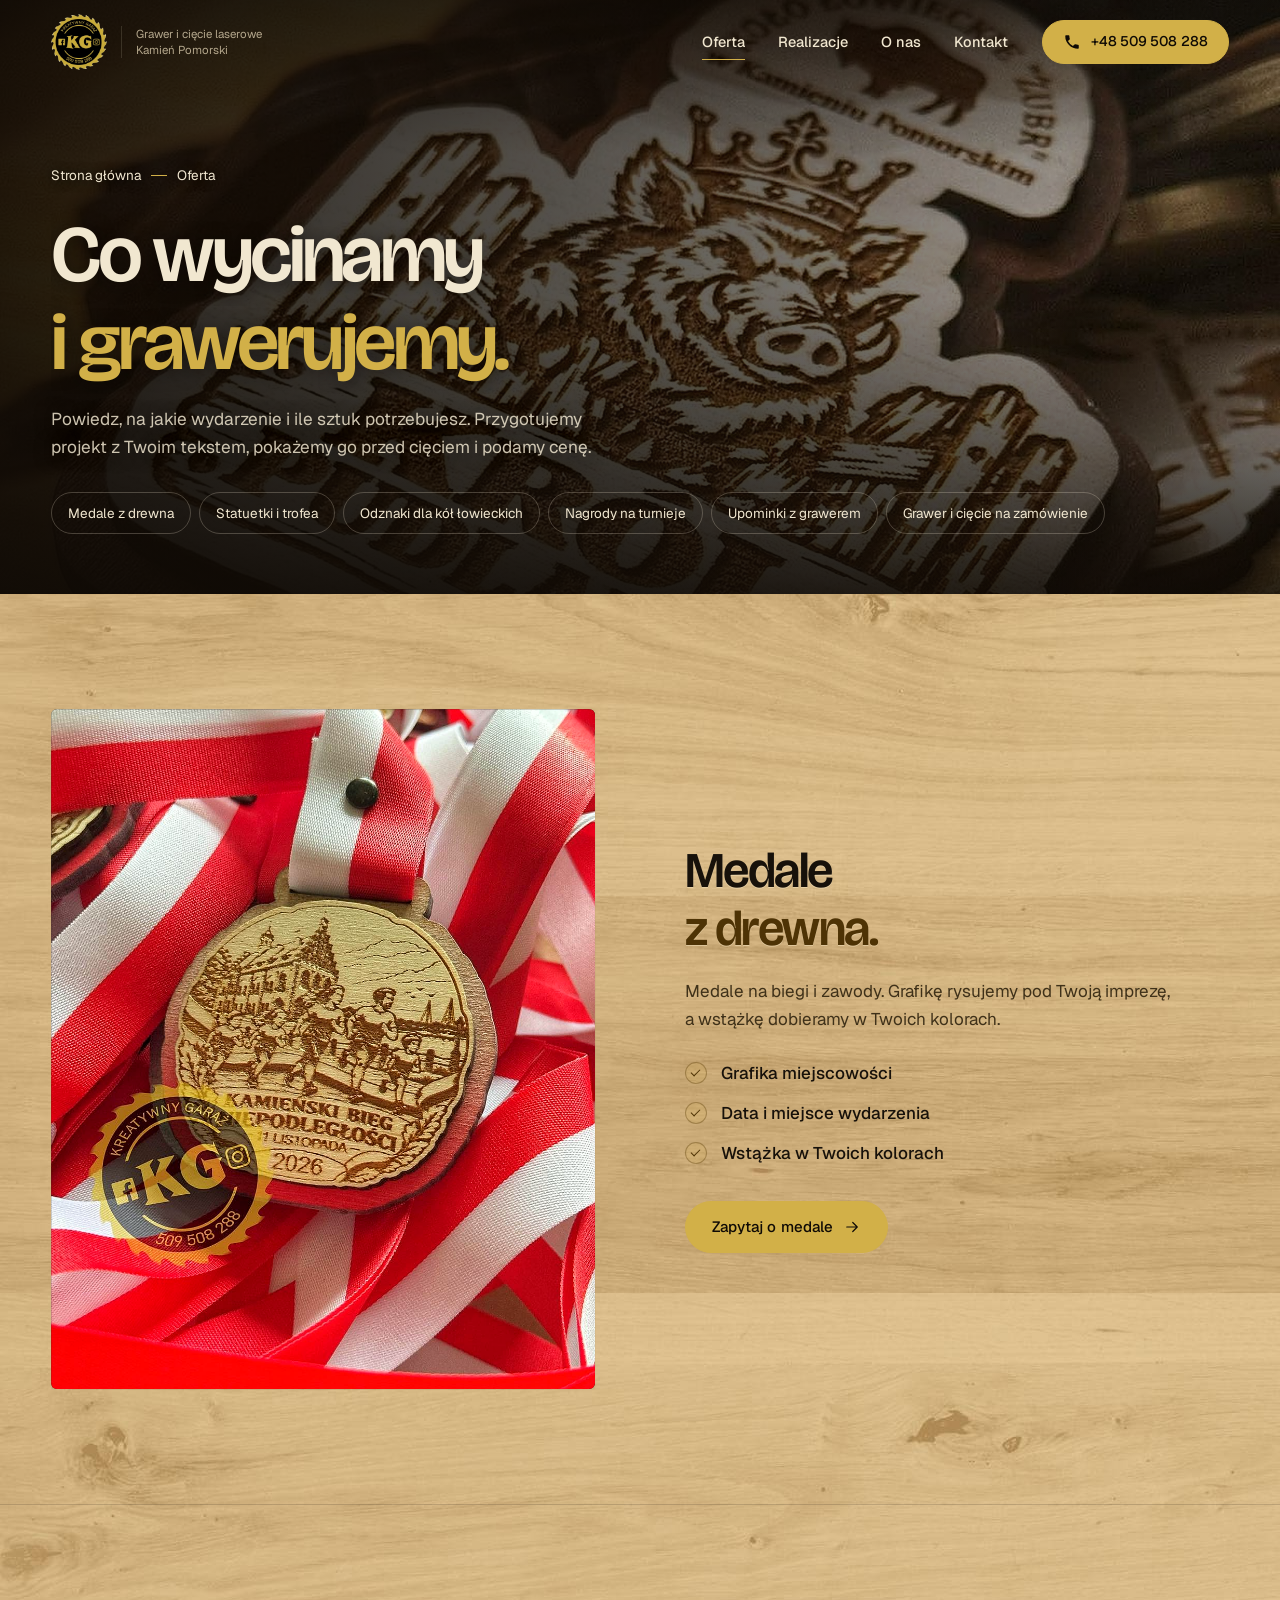
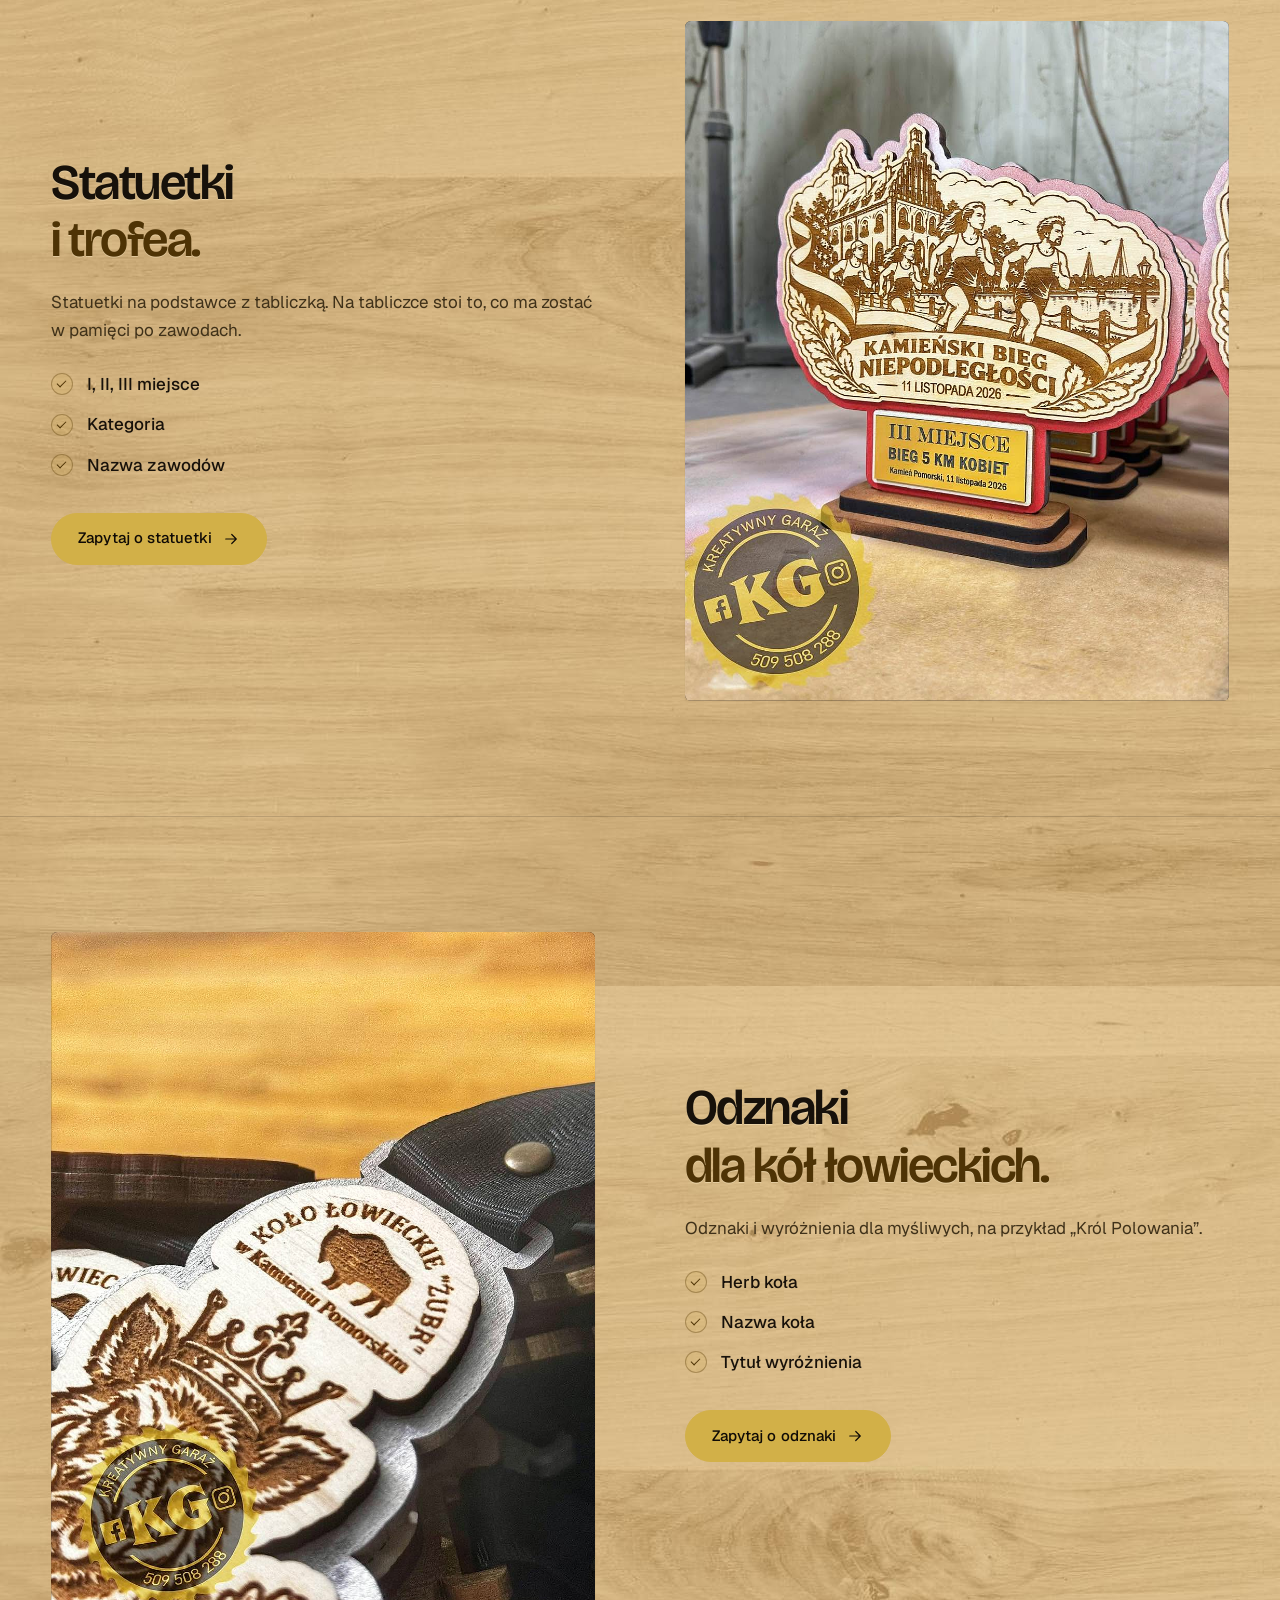
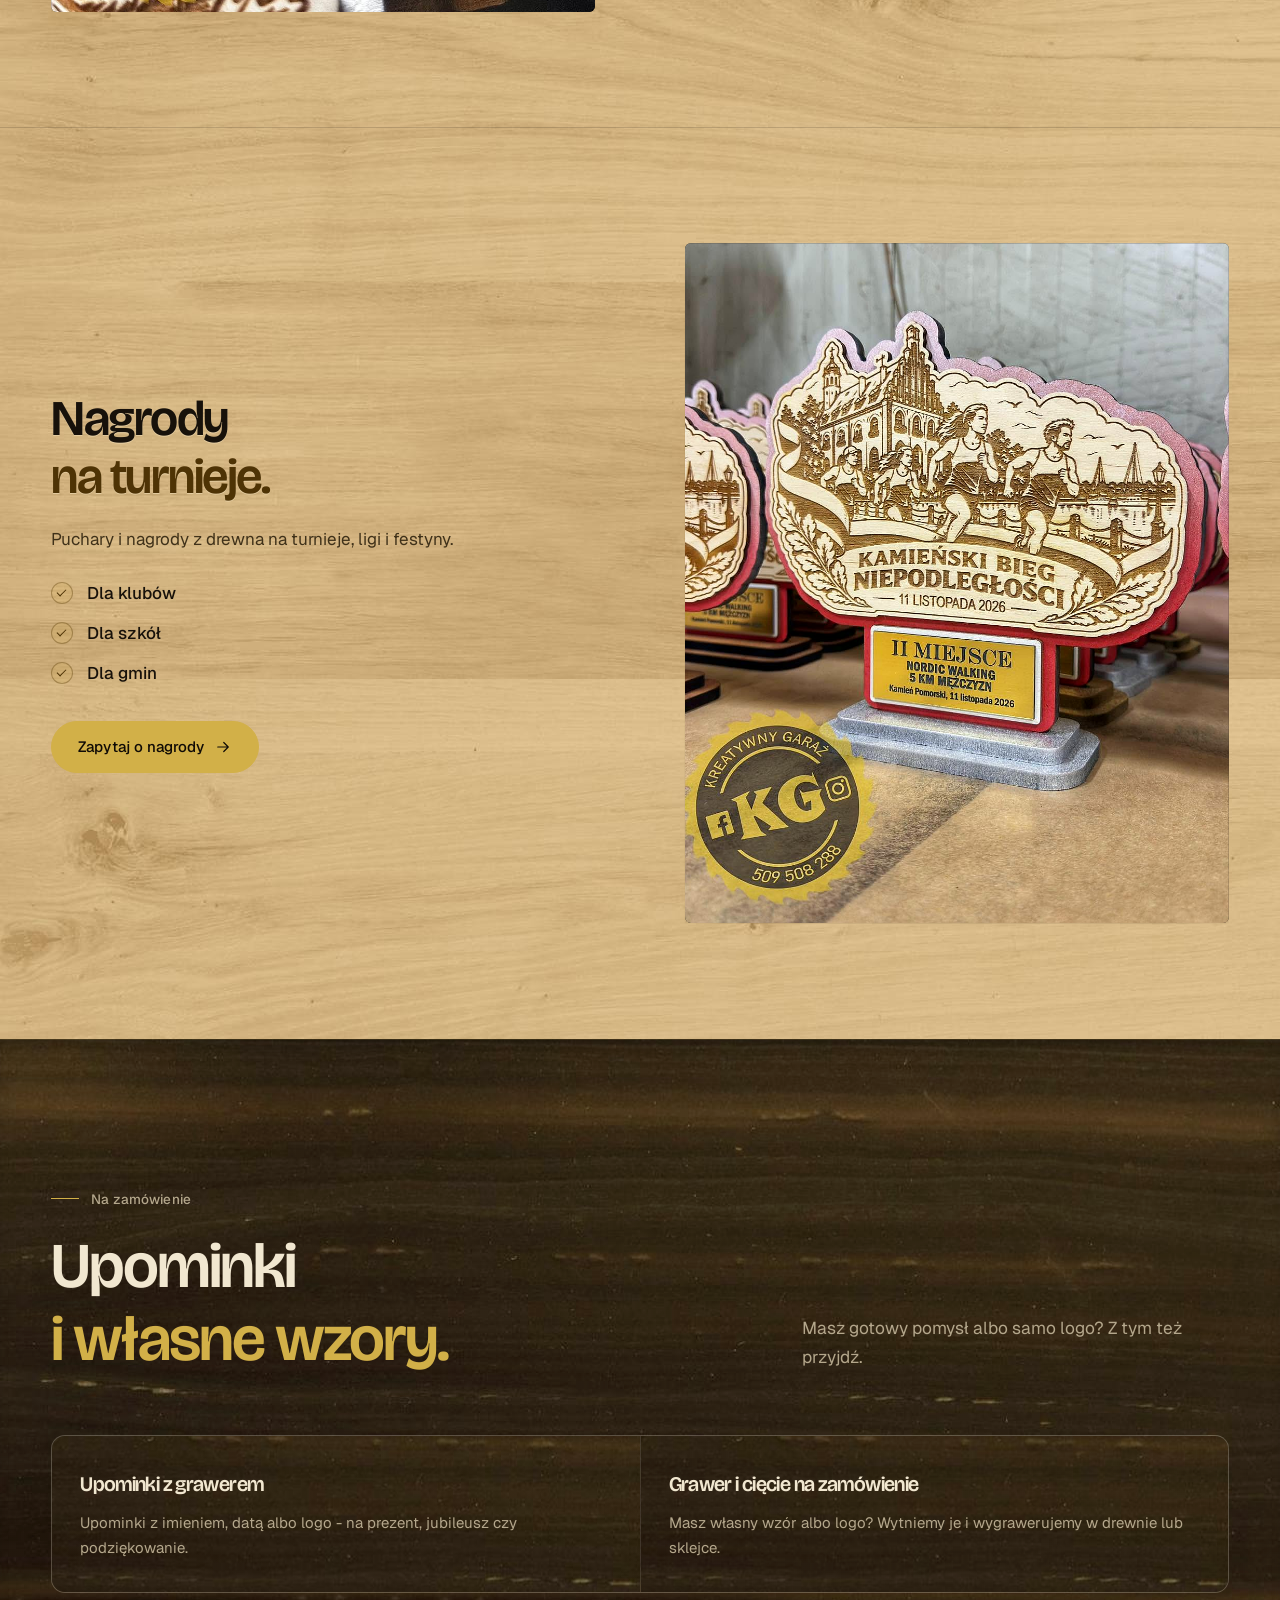
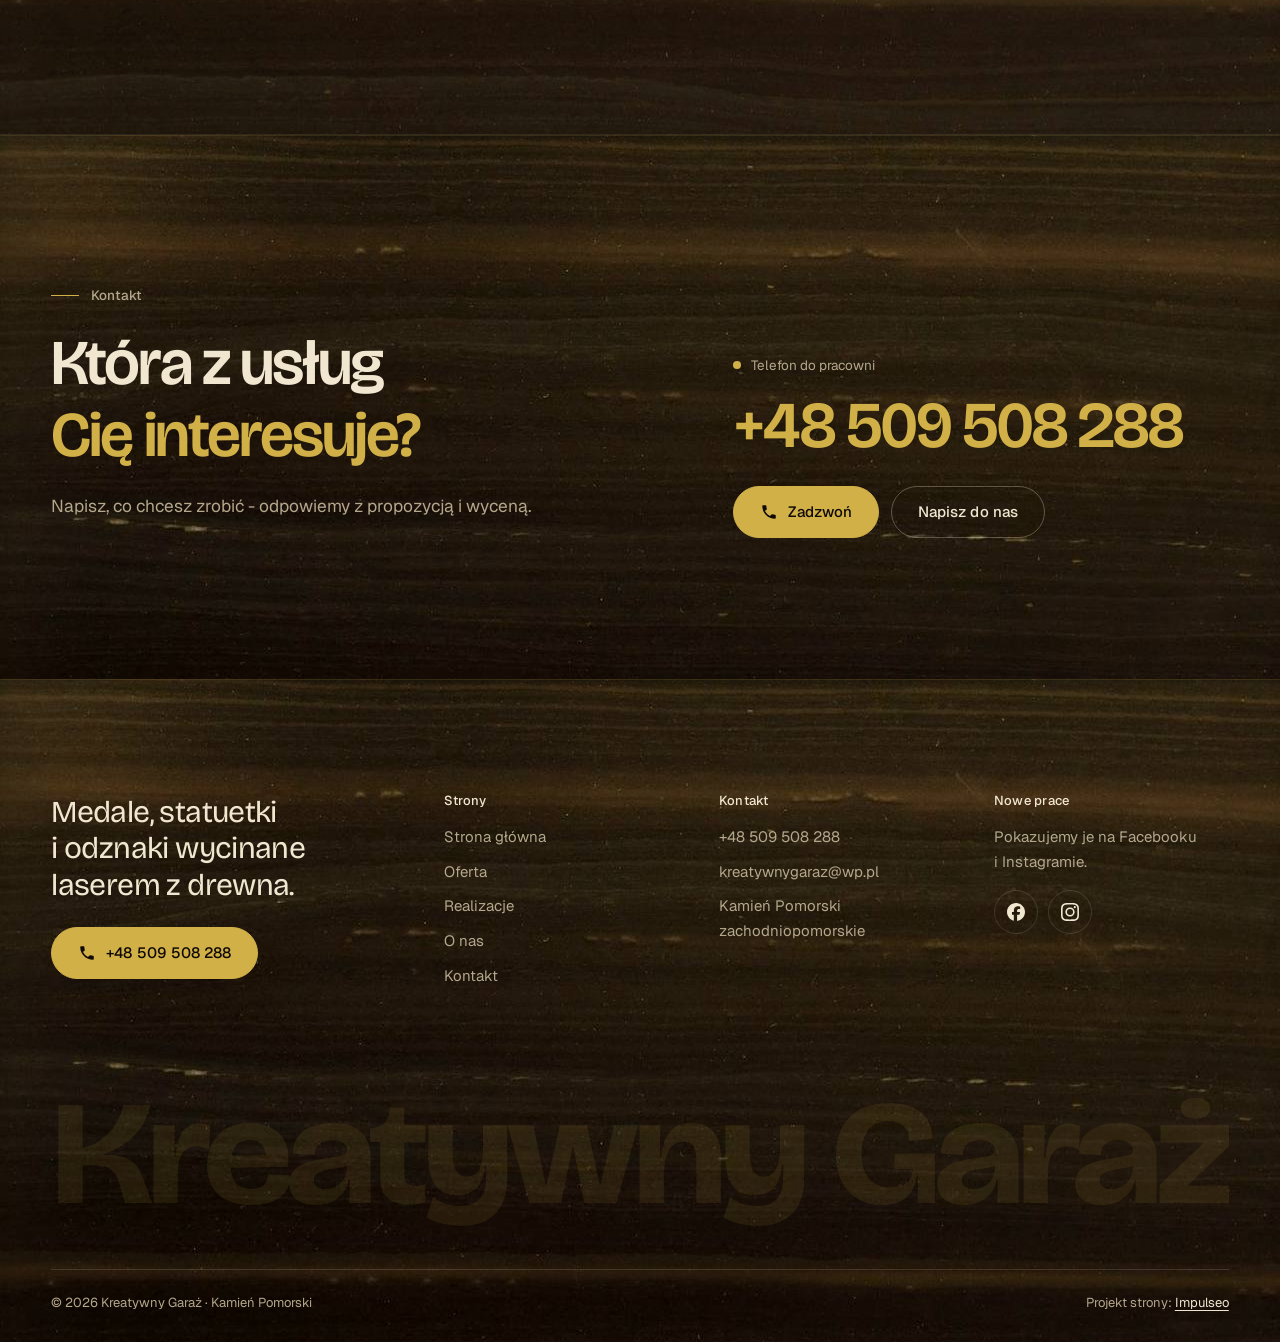
<file: oferta.html>
<!DOCTYPE html>
<html lang="pl">
<head>
<meta charset="UTF-8">
<meta name="viewport" content="width=device-width, initial-scale=1.0">
<title>Oferta - Kreatywny Garaż</title>
<meta name="description" content="Kreatywny Garaż - grawerowanie i cięcie laserowe w drewnie. Medale, statuetki, odznaki i upominki z własnym projektem. Kamień Pomorski i okolice, tel. 509 508 288.">
<link rel="canonical" href="https://impulseo-pl.github.io/kreatywny-garaz/oferta.html">
<meta name="robots" content="noindex, nofollow">
<meta name="theme-color" content="#0F0A05">
<meta property="og:type" content="website">
<meta property="og:locale" content="pl_PL">
<meta property="og:site_name" content="Kreatywny Garaż">
<meta property="og:title" content="Oferta - Kreatywny Garaż">
<meta property="og:description" content="Kreatywny Garaż - grawerowanie i cięcie laserowe w drewnie. Medale, statuetki, odznaki i upominki z własnym projektem. Kamień Pomorski i okolice, tel. 509 508 288.">
<meta property="og:url" content="https://impulseo-pl.github.io/kreatywny-garaz/oferta.html">
<meta property="og:image" content="https://impulseo-pl.github.io/kreatywny-garaz/img/og.jpg">
<meta property="og:image:width" content="1200">
<meta property="og:image:height" content="630">
<meta name="twitter:card" content="summary_large_image">
<script type="application/ld+json">{"@context": "https://schema.org", "@type": "LocalBusiness", "name": "Kreatywny Garaż", "url": "https://impulseo-pl.github.io/kreatywny-garaz/", "telephone": "+48509508288", "image": "https://impulseo-pl.github.io/kreatywny-garaz/img/og.jpg", "areaServed": "Kamień Pomorski", "sameAs": ["https://www.facebook.com/KreatywnyGarazWyrobyzDrewna/", "https://www.instagram.com/kreatywny_garaz/"]}</script>
<script>(function(){var d=document.documentElement;d.classList.add('js');try{if(!window.matchMedia('(prefers-reduced-motion: reduce)').matches)d.classList.add('anim');}catch(e){}setTimeout(function(){if(!d.classList.contains('anim-ok'))d.classList.remove('anim');},3500);})();</script>
<link rel="preload" as="image" href="img/g11.jpg" fetchpriority="high">
<link rel="preconnect" href="https://fonts.googleapis.com">
<link rel="preconnect" href="https://fonts.gstatic.com" crossorigin>
<link href="https://fonts.googleapis.com/css2?family=Bricolage+Grotesque:opsz,wght@12..96,400..700&family=Geist:wght@400..600&display=swap" rel="stylesheet">
<link rel="stylesheet" href="assets/styles.css?v=20261112a">
<meta name="nb-deploy" content="51b4d13c7ff6">
<script src="assets/lenis.min.js?v=1.1.20" defer></script>
<script src="assets/main.js?v=20261112a" defer></script>
</head>
<body>
<a class="skip" href="#tresc">Przejdź do treści</a>
<header class="site-head">
<div class="head-in">
  <a class="brand" href="index.html" aria-label="Kreatywny Garaż - strona główna">
    <span class="znak"><img class="brand-logo" src="img/logo.webp" alt="Kreatywny Garaż" width="720" height="720" decoding="async"></span>
    <span class="brand-sub">Grawer i&nbsp;cięcie laserowe<br>Kamień Pomorski</span>
  </a>
  <nav class="nav-links" aria-label="Menu główne">
    <a class="nl" href="oferta.html" aria-current="page">Oferta</a><a class="nl" href="realizacje.html">Realizacje</a><a class="nl" href="o-nas.html">O&nbsp;nas</a><a class="nl" href="kontakt.html">Kontakt</a>
    <a class="btn btn-gold nav-cta" href="tel:+48509508288"><svg class="ico" width="16" height="16" viewBox="0 0 24 24" fill="none" aria-hidden="true"><path d="M6.6 10.8a15.5 15.5 0 0 0 6.6 6.6l2.2-2.2a1 1 0 0 1 1-.24 11.4 11.4 0 0 0 3.6.58 1 1 0 0 1 1 1V20a1 1 0 0 1-1 1A17 17 0 0 1 3 4a1 1 0 0 1 1-1h3.5a1 1 0 0 1 1 1c0 1.25.2 2.46.58 3.6a1 1 0 0 1-.25 1l-2.23 2.2Z" fill="currentColor"/></svg>+48 509 508 288</a>
  </nav>
  <button class="burger" type="button" aria-label="Otwórz menu" aria-expanded="false" aria-controls="mnav"><span></span><span></span></button>
</div>
</header>
<div class="mnav" id="mnav">
  <div class="mnav-in">
    <a class="ml" href="index.html">Strona główna</a><a class="ml" href="oferta.html" aria-current="page">Oferta</a><a class="ml" href="realizacje.html">Realizacje</a><a class="ml" href="o-nas.html">O&nbsp;nas</a><a class="ml" href="kontakt.html">Kontakt</a>
    <div class="mnav-foot">
      <span>Kamień Pomorski i&nbsp;okolice</span>
      <a class="btn btn-gold" href="tel:+48509508288"><svg class="ico" width="16" height="16" viewBox="0 0 24 24" fill="none" aria-hidden="true"><path d="M6.6 10.8a15.5 15.5 0 0 0 6.6 6.6l2.2-2.2a1 1 0 0 1 1-.24 11.4 11.4 0 0 0 3.6.58 1 1 0 0 1 1 1V20a1 1 0 0 1-1 1A17 17 0 0 1 3 4a1 1 0 0 1 1-1h3.5a1 1 0 0 1 1 1c0 1.25.2 2.46.58 3.6a1 1 0 0 1-.25 1l-2.23 2.2Z" fill="currentColor"/></svg>+48 509 508 288</a>
    </div>
  </div>
</div>
<main id="tresc">

<section class="pagehead">
  <div class="pagehead-media"><img src="img/g11.jpg" alt="Drewniana odznaka Król Pudlarzy z grawerem dzika w koronie" width="1600" height="1000" decoding="async" fetchpriority="high"></div>
  <div class="ph-in">
    <p class="crumb up" style="--d:0"><a href="index.html">Strona główna</a><span class="sl" aria-hidden="true"></span>Oferta</p>
    <h1><span class="ln"><span class="ln-i" style="--k:0">Co wycinamy</span></span><span class="ln"><span class="ln-i" style="--k:1"><em>i&nbsp;grawerujemy.</em></span></span></h1>
    <p class="ph-lead up" style="--d:300">Powiedz, na jakie wydarzenie i&nbsp;ile sztuk potrzebujesz. Przygotujemy projekt z&nbsp;Twoim tekstem, pokażemy go przed cięciem i&nbsp;podamy cenę.</p>
    <nav class="chips up" style="--d:420" aria-label="Usługi na tej stronie"><a class="chip" href="#medale">Medale z&nbsp;drewna</a><a class="chip" href="#statuetki">Statuetki i&nbsp;trofea</a><a class="chip" href="#odznaki">Odznaki dla kół łowieckich</a><a class="chip" href="#nagrody">Nagrody na turnieje</a><a class="chip" href="#upominki">Upominki z&nbsp;grawerem</a><a class="chip" href="#grawer">Grawer i&nbsp;cięcie na zamówienie</a></nav>
  </div>
</section>
<section class="svc-block" id="medale">
  <div class="wrap svc-row">
    <figure class="fig svc-fig pion rv-img rv">
      <img src="img/g5.jpg" alt="Drewniany medal Kamieńskiego Biegu Niepodległości na wstążce" width="1152" height="1440" decoding="async" data-plx="30" style="height:110%;margin-top:-5%">
    </figure>
    <div class="svc-txt">
      <h2 class="rv rv-h"><span class="ln"><span class="ln-i" style="--k:0">Medale</span></span><span class="ln"><span class="ln-i" style="--k:1"><em>z&nbsp;drewna.</em></span></span></h2>
      <p class="rv" style="--d:100">Medale na biegi i&nbsp;zawody. Grafikę rysujemy pod Twoją imprezę, a&nbsp;wstążkę dobieramy w&nbsp;Twoich kolorach.</p>
      <ul class="ticks rv" style="--d:160"><li>Grafika miejscowości</li><li>Data i&nbsp;miejsce wydarzenia</li><li>Wstążka w&nbsp;Twoich kolorach</li></ul>
      <a class="btn btn-gold rv" style="--d:220" href="kontakt.html">Zapytaj o&nbsp;medale<svg class="ico arr" width="18" height="18" viewBox="0 0 24 24" fill="none" stroke="currentColor" stroke-width="1.6" stroke-linecap="round" stroke-linejoin="round" aria-hidden="true"><path d="M5 12h14M13 6l6 6-6 6"/></svg></a>
    </div>
  </div>
</section>
<section class="svc-block flip" id="statuetki">
  <div class="wrap svc-row">
    <figure class="fig svc-fig pion rv-img rv">
      <img src="img/g6.jpg" alt="Drewniana statuetka za III miejsce w biegu na 5 km kobiet" width="1152" height="1440" decoding="async" data-plx="30" style="height:110%;margin-top:-5%">
    </figure>
    <div class="svc-txt">
      <h2 class="rv rv-h"><span class="ln"><span class="ln-i" style="--k:0">Statuetki</span></span><span class="ln"><span class="ln-i" style="--k:1"><em>i&nbsp;trofea.</em></span></span></h2>
      <p class="rv" style="--d:100">Statuetki na podstawce z&nbsp;tabliczką. Na tabliczce stoi to, co ma zostać w&nbsp;pamięci po zawodach.</p>
      <ul class="ticks rv" style="--d:160"><li>I, II, III miejsce</li><li>Kategoria</li><li>Nazwa zawodów</li></ul>
      <a class="btn btn-gold rv" style="--d:220" href="kontakt.html">Zapytaj o&nbsp;statuetki<svg class="ico arr" width="18" height="18" viewBox="0 0 24 24" fill="none" stroke="currentColor" stroke-width="1.6" stroke-linecap="round" stroke-linejoin="round" aria-hidden="true"><path d="M5 12h14M13 6l6 6-6 6"/></svg></a>
    </div>
  </div>
</section>
<section class="svc-block" id="odznaki">
  <div class="wrap svc-row">
    <figure class="fig svc-fig pion rv-img rv">
      <img src="img/g1.jpg" alt="Odznaki koła łowieckiego Żubr w Kamieniu Pomorskim" width="1152" height="1440" loading="lazy" decoding="async" data-plx="30" style="height:110%;margin-top:-5%">
    </figure>
    <div class="svc-txt">
      <h2 class="rv rv-h"><span class="ln"><span class="ln-i" style="--k:0">Odznaki</span></span><span class="ln"><span class="ln-i" style="--k:1"><em>dla kół łowieckich.</em></span></span></h2>
      <p class="rv" style="--d:100">Odznaki i&nbsp;wyróżnienia dla myśliwych, na przykład „Król Polowania”.</p>
      <ul class="ticks rv" style="--d:160"><li>Herb koła</li><li>Nazwa koła</li><li>Tytuł wyróżnienia</li></ul>
      <a class="btn btn-gold rv" style="--d:220" href="kontakt.html">Zapytaj o&nbsp;odznaki<svg class="ico arr" width="18" height="18" viewBox="0 0 24 24" fill="none" stroke="currentColor" stroke-width="1.6" stroke-linecap="round" stroke-linejoin="round" aria-hidden="true"><path d="M5 12h14M13 6l6 6-6 6"/></svg></a>
    </div>
  </div>
</section>
<section class="svc-block flip" id="nagrody">
  <div class="wrap svc-row">
    <figure class="fig svc-fig pion rv-img rv">
      <img src="img/g4.jpg" alt="Drewniana statuetka za II miejsce w nordic walking" width="1152" height="1440" loading="lazy" decoding="async" data-plx="30" style="height:110%;margin-top:-5%">
    </figure>
    <div class="svc-txt">
      <h2 class="rv rv-h"><span class="ln"><span class="ln-i" style="--k:0">Nagrody</span></span><span class="ln"><span class="ln-i" style="--k:1"><em>na turnieje.</em></span></span></h2>
      <p class="rv" style="--d:100">Puchary i&nbsp;nagrody z&nbsp;drewna na turnieje, ligi i&nbsp;festyny.</p>
      <ul class="ticks rv" style="--d:160"><li>Dla klubów</li><li>Dla szkół</li><li>Dla gmin</li></ul>
      <a class="btn btn-gold rv" style="--d:220" href="kontakt.html">Zapytaj o&nbsp;nagrody<svg class="ico arr" width="18" height="18" viewBox="0 0 24 24" fill="none" stroke="currentColor" stroke-width="1.6" stroke-linecap="round" stroke-linejoin="round" aria-hidden="true"><path d="M5 12h14M13 6l6 6-6 6"/></svg></a>
    </div>
  </div>
</section>

<section class="sec dark-2" id="na-zamowienie">
  <div class="wrap">
    <div class="sec-head">
      <div>
        <p class="eyebrow rv">Na zamówienie</p>
        <h2 class="h2 rv rv-h"><span class="ln"><span class="ln-i" style="--k:0">Upominki</span></span><span class="ln"><span class="ln-i" style="--k:1"><em>i&nbsp;własne wzory.</em></span></span></h2>
      </div>
      <div class="side rv" style="--d:120">
        <p class="lead">Masz gotowy pomysł albo samo logo? Z&nbsp;tym też przyjdź.</p>
      </div>
    </div>
    <div class="extra-grid two">
      <div class="extra rv" id="upominki" style="--d:0"><h3>Upominki z&nbsp;grawerem</h3><p>Upominki z&nbsp;imieniem, datą albo logo - na prezent, jubileusz czy podziękowanie.</p></div>
      <div class="extra rv" id="grawer" style="--d:90"><h3>Grawer i&nbsp;cięcie na zamówienie</h3><p>Masz własny wzór albo logo? Wytniemy je i&nbsp;wygrawerujemy w&nbsp;drewnie lub sklejce.</p></div>
    </div>
  </div>
</section>
<section class="cta-band dark">
  <div class="wrap cta-grid">
    <div>
      <p class="eyebrow rv">Kontakt</p>
      <h2 class="h2 rv rv-h"><span class="ln"><span class="ln-i" style="--k:0">Która z&nbsp;usług</span></span><span class="ln"><span class="ln-i" style="--k:1"><em>Cię interesuje?</em></span></span></h2>
      <p class="lead rv" style="--d:120">Napisz, co chcesz zrobić - odpowiemy z&nbsp;propozycją i&nbsp;wyceną.</p>
    </div>
    <div class="cta-side rv" style="--d:180">
      <span class="lbl"><span class="live" aria-hidden="true"></span>Telefon do pracowni</span>
      <a class="cta-phone" href="tel:+48509508288">+48 509 508 288</a>
      <div class="cta-row">
        <a class="btn btn-gold" href="tel:+48509508288"><svg class="ico" width="16" height="16" viewBox="0 0 24 24" fill="none" aria-hidden="true"><path d="M6.6 10.8a15.5 15.5 0 0 0 6.6 6.6l2.2-2.2a1 1 0 0 1 1-.24 11.4 11.4 0 0 0 3.6.58 1 1 0 0 1 1 1V20a1 1 0 0 1-1 1A17 17 0 0 1 3 4a1 1 0 0 1 1-1h3.5a1 1 0 0 1 1 1c0 1.25.2 2.46.58 3.6a1 1 0 0 1-.25 1l-2.23 2.2Z" fill="currentColor"/></svg>Zadzwoń</a>
        <a class="btn btn-ghost" href="kontakt.html">Napisz do nas</a>
      </div>
    </div>
  </div>
</section>
</main>
<footer class="site-foot">
  <div class="wrap">
    <div class="foot-top">
      <div>
        <p class="foot-claim">Medale, statuetki i&nbsp;odznaki wycinane laserem z&nbsp;drewna.</p>
        <a class="btn btn-gold" href="tel:+48509508288"><svg class="ico" width="16" height="16" viewBox="0 0 24 24" fill="none" aria-hidden="true"><path d="M6.6 10.8a15.5 15.5 0 0 0 6.6 6.6l2.2-2.2a1 1 0 0 1 1-.24 11.4 11.4 0 0 0 3.6.58 1 1 0 0 1 1 1V20a1 1 0 0 1-1 1A17 17 0 0 1 3 4a1 1 0 0 1 1-1h3.5a1 1 0 0 1 1 1c0 1.25.2 2.46.58 3.6a1 1 0 0 1-.25 1l-2.23 2.2Z" fill="currentColor"/></svg>+48 509 508 288</a>
      </div>
      <div>
        <h4>Strony</h4>
        <ul><li><a href="index.html">Strona główna</a></li><li><a href="oferta.html">Oferta</a></li><li><a href="realizacje.html">Realizacje</a></li><li><a href="o-nas.html">O&nbsp;nas</a></li><li><a href="kontakt.html">Kontakt</a></li></ul>
      </div>
      <div>
        <h4>Kontakt</h4>
        <ul>
          <li><a href="tel:+48509508288">+48 509 508 288</a></li>
          <li><a href="mailto:kreatywnygaraz@wp.pl">kreatywnygaraz@wp.pl</a></li>
          <li>Kamień Pomorski<br>zachodniopomorskie</li>
        </ul>
      </div>
      <div>
        <h4>Nowe prace</h4>
        <ul>
          <li>Pokazujemy je na Facebooku i&nbsp;Instagramie.</li>
          <li><div class="foot-soc"><a class="soc" href="https://www.facebook.com/KreatywnyGarazWyrobyzDrewna/" target="_blank" rel="noopener" aria-label="Facebook - Kreatywny Garaż"><svg viewBox="0 0 24 24" aria-hidden="true" focusable="false"><path d="M9.101 23.691v-7.98H6.627v-3.667h2.474v-1.58c0-4.085 1.848-5.978 5.858-5.978.401 0 .955.042 1.468.103a8.68 8.68 0 0 1 1.141.195v3.325a8.623 8.623 0 0 0-.653-.036 26.805 26.805 0 0 0-.733-.009c-.707 0-1.259.096-1.675.309a1.686 1.686 0 0 0-.679.622c-.258.42-.374.995-.374 1.752v1.297h3.919l-.386 2.103-.287 1.564h-3.246v8.245C19.396 23.238 24 18.179 24 12.044c0-6.627-5.373-12-12-12s-12 5.373-12 12c0 5.628 3.874 10.35 9.101 11.647Z" fill="currentColor"/></svg></a><a class="soc" href="https://www.instagram.com/kreatywny_garaz/" target="_blank" rel="noopener" aria-label="Instagram - Kreatywny Garaż"><svg viewBox="0 0 24 24" aria-hidden="true" focusable="false"><path d="M7.0301.084c-1.2768.0602-2.1487.264-2.911.5634-.7888.3075-1.4575.72-2.1228 1.3877-.6652.6677-1.075 1.3368-1.3802 2.127-.2954.7638-.4956 1.6365-.552 2.914-.0564 1.2775-.0689 1.6882-.0626 4.947.0062 3.2586.0206 3.6671.0825 4.9473.061 1.2765.264 2.1482.5635 2.9107.308.7889.72 1.4573 1.388 2.1228.6679.6655 1.3365 1.0743 2.1285 1.38.7632.295 1.6361.4961 2.9134.552 1.2773.056 1.6884.069 4.9462.0627 3.2578-.0062 3.668-.0207 4.9478-.0814 1.28-.0607 2.147-.2652 2.9098-.5633.7889-.3086 1.4578-.72 2.1228-1.3881.665-.6682 1.0745-1.3378 1.3795-2.1284.2957-.7632.4966-1.636.552-2.9124.056-1.2809.0692-1.6898.063-4.948-.0063-3.2583-.021-3.6668-.0817-4.9465-.0607-1.2797-.264-2.1487-.5633-2.9117-.3084-.7889-.72-1.4568-1.3876-2.1228C21.2982 1.33 20.628.9208 19.8378.6165 19.074.321 18.2017.1197 16.9244.0645 15.6471.0093 15.236-.005 11.977.0014 8.718.0076 8.31.0215 7.0301.0839m.1402 21.6932c-1.17-.0509-1.8053-.2453-2.2287-.408-.5606-.216-.96-.4771-1.3819-.895-.422-.4178-.6811-.8186-.9-1.378-.1644-.4234-.3624-1.058-.4171-2.228-.0595-1.2645-.072-1.6442-.079-4.848-.007-3.2037.0053-3.583.0607-4.848.05-1.169.2456-1.805.408-2.2282.216-.5613.4762-.96.895-1.3816.4188-.4217.8184-.6814 1.3783-.9003.423-.1651 1.0575-.3614 2.227-.4171 1.2655-.06 1.6447-.072 4.848-.079 3.2033-.007 3.5835.005 4.8495.0608 1.169.0508 1.8053.2445 2.228.408.5608.216.96.4754 1.3816.895.4217.4194.6816.8176.9005 1.3787.1653.4217.3617 1.056.4169 2.2263.0602 1.2655.0739 1.645.0796 4.848.0058 3.203-.0055 3.5834-.061 4.848-.051 1.17-.245 1.8055-.408 2.2294-.216.5604-.4763.96-.8954 1.3814-.419.4215-.8181.6811-1.3783.9-.4224.1649-1.0577.3617-2.2262.4174-1.2656.0595-1.6448.072-4.8493.079-3.2045.007-3.5825-.006-4.848-.0608M16.953 5.5864A1.44 1.44 0 1 0 18.39 4.144a1.44 1.44 0 0 0-1.437 1.4424M5.8385 12.012c.0067 3.4032 2.7706 6.1557 6.173 6.1493 3.4026-.0065 6.157-2.7701 6.1506-6.1733-.0065-3.4032-2.771-6.1565-6.174-6.1498-3.403.0067-6.156 2.771-6.1496 6.1738M8 12.0077a4 4 0 1 1 4.008 3.9921A3.9996 3.9996 0 0 1 8 12.0077" fill="currentColor"/></svg></a></div></li>
        </ul>
      </div>
    </div>
    <div class="foot-mark" aria-hidden="true"><svg viewBox="0 0 1000 142" focusable="false"><text x="0" y="106" font-size="126" textLength="1000" lengthAdjust="spacingAndGlyphs">Kreatywny Garaż</text></svg></div>
    <div class="foot-bottom">
      <span>© 2026 Kreatywny Garaż · Kamień Pomorski</span>
      <span>Projekt strony: <a class="foot-credit" href="https://impulseo.pl" target="_blank" rel="noopener">Impulseo</a></span>
    </div>
  </div>
</footer>
<div class="sticky-call">
  <a class="btn btn-gold" href="tel:+48509508288"><svg class="ico" width="16" height="16" viewBox="0 0 24 24" fill="none" aria-hidden="true"><path d="M6.6 10.8a15.5 15.5 0 0 0 6.6 6.6l2.2-2.2a1 1 0 0 1 1-.24 11.4 11.4 0 0 0 3.6.58 1 1 0 0 1 1 1V20a1 1 0 0 1-1 1A17 17 0 0 1 3 4a1 1 0 0 1 1-1h3.5a1 1 0 0 1 1 1c0 1.25.2 2.46.58 3.6a1 1 0 0 1-.25 1l-2.23 2.2Z" fill="currentColor"/></svg>Zadzwoń</a>
  <a class="btn btn-ghost" href="kontakt.html">Zapytaj o&nbsp;wycenę</a>
</div>
<div class="demo-wazne" data-do="2026-11-18" data-cykl="3" hidden><svg class="dw-ico" width="13" height="13" viewBox="0 0 24 24" fill="none" aria-hidden="true"><circle cx="12" cy="12" r="8.6" stroke="currentColor" stroke-width="1.8"/><path d="M12 7.2V12l3.3 2" stroke="currentColor" stroke-width="1.8" stroke-linecap="round"/></svg><span class="dw-txt"></span></div>
</body>
</html>
</file>
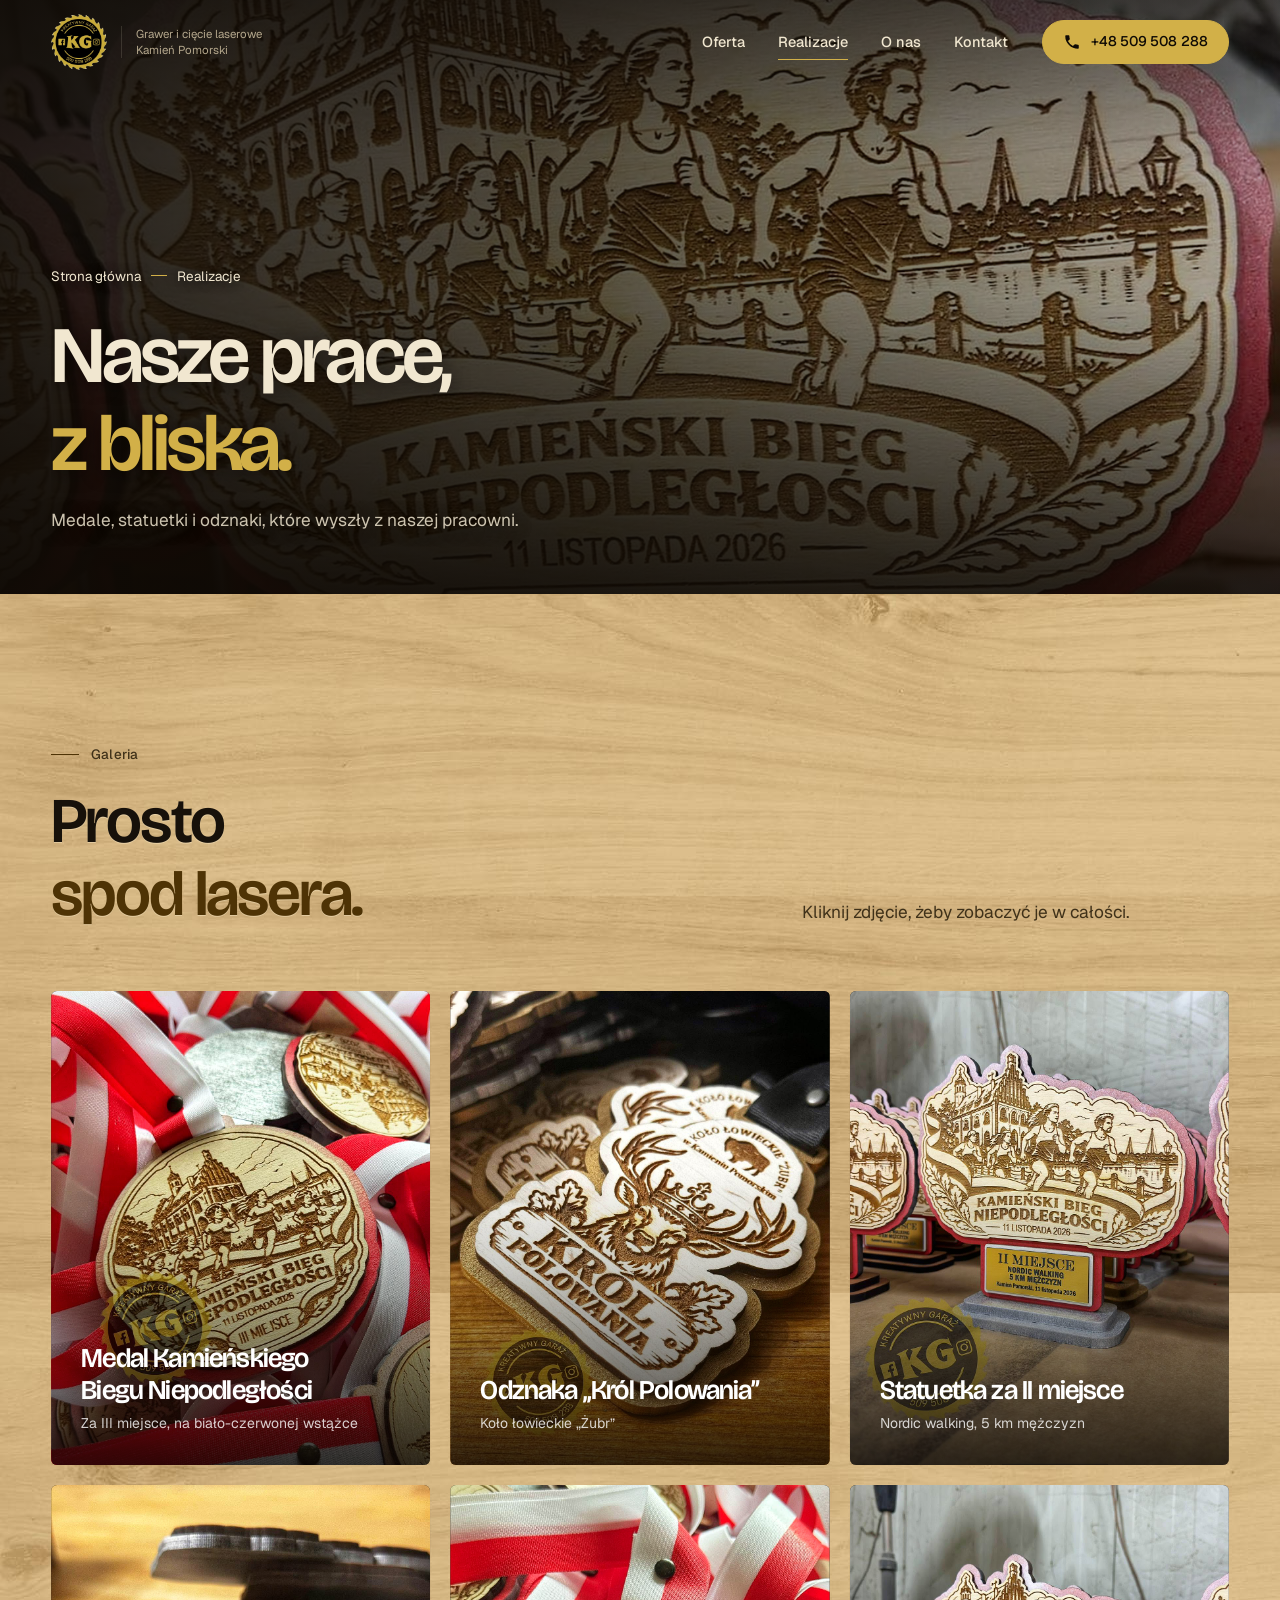
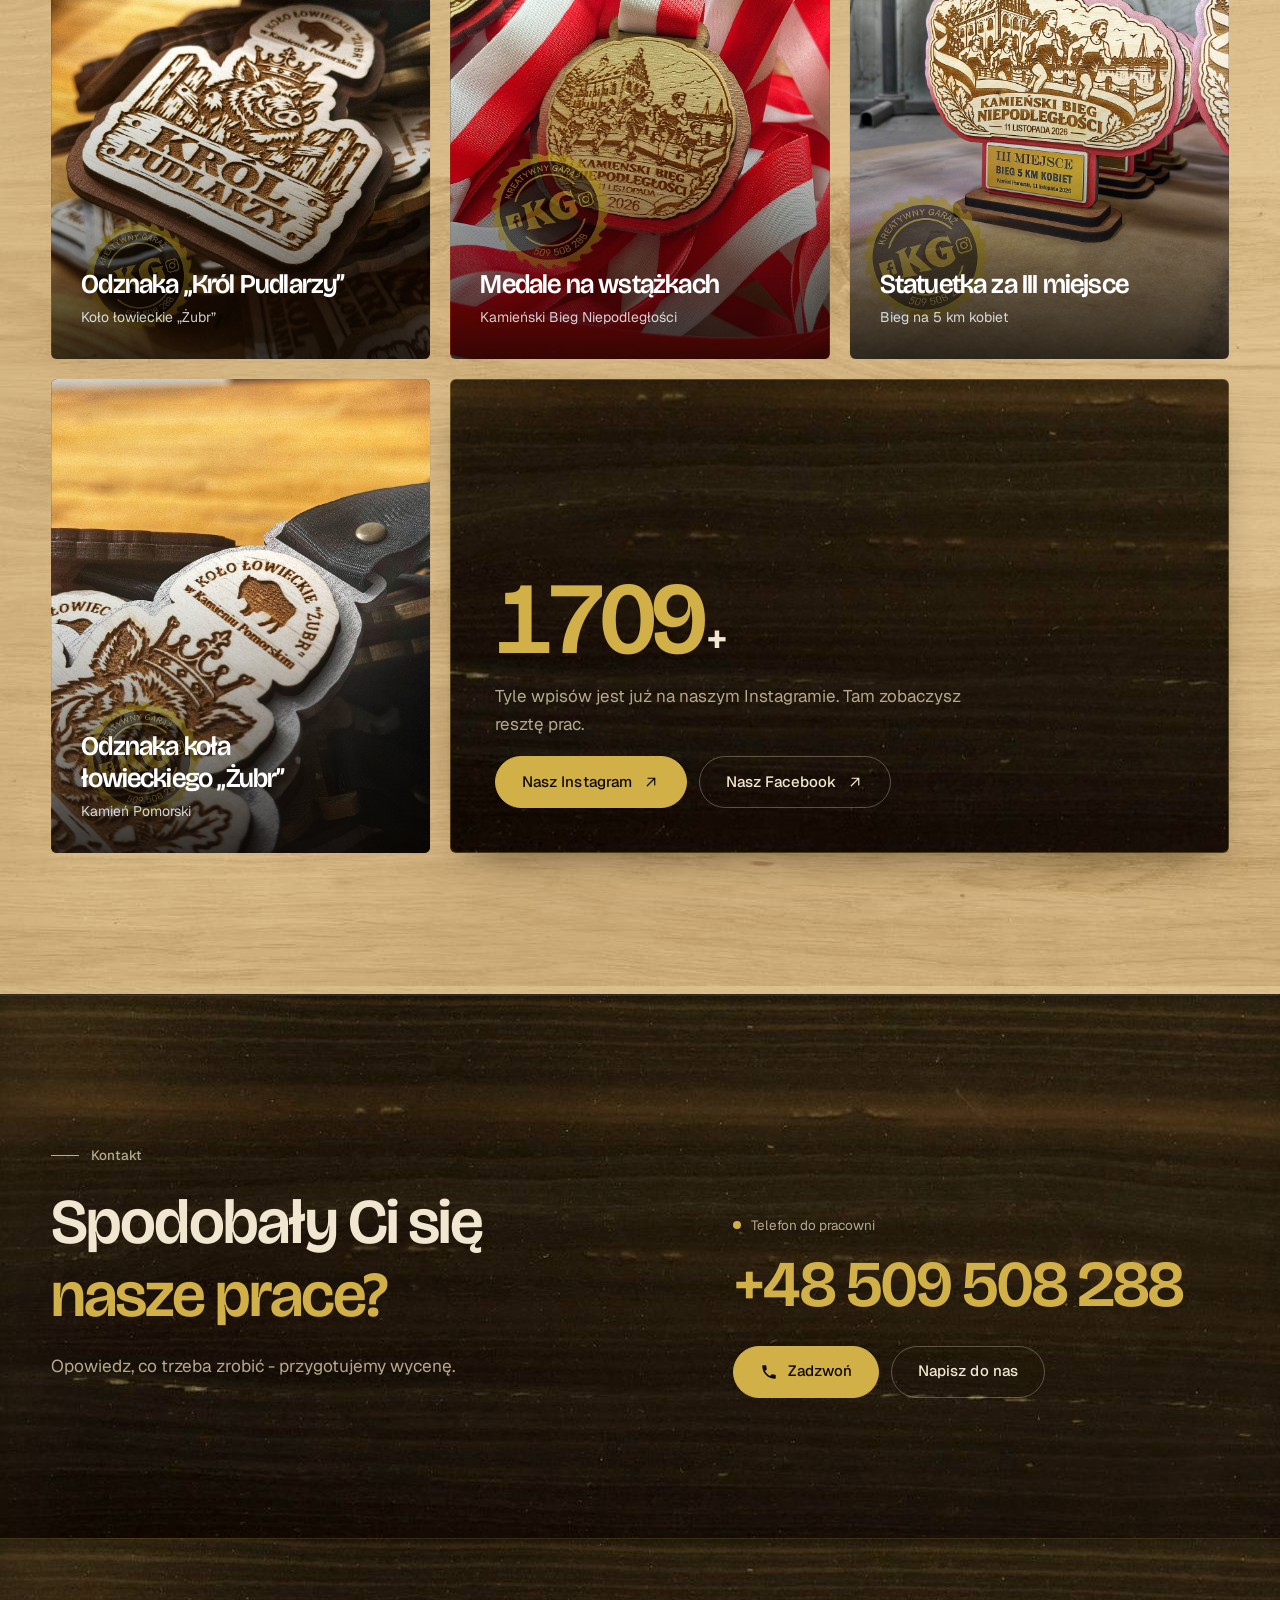
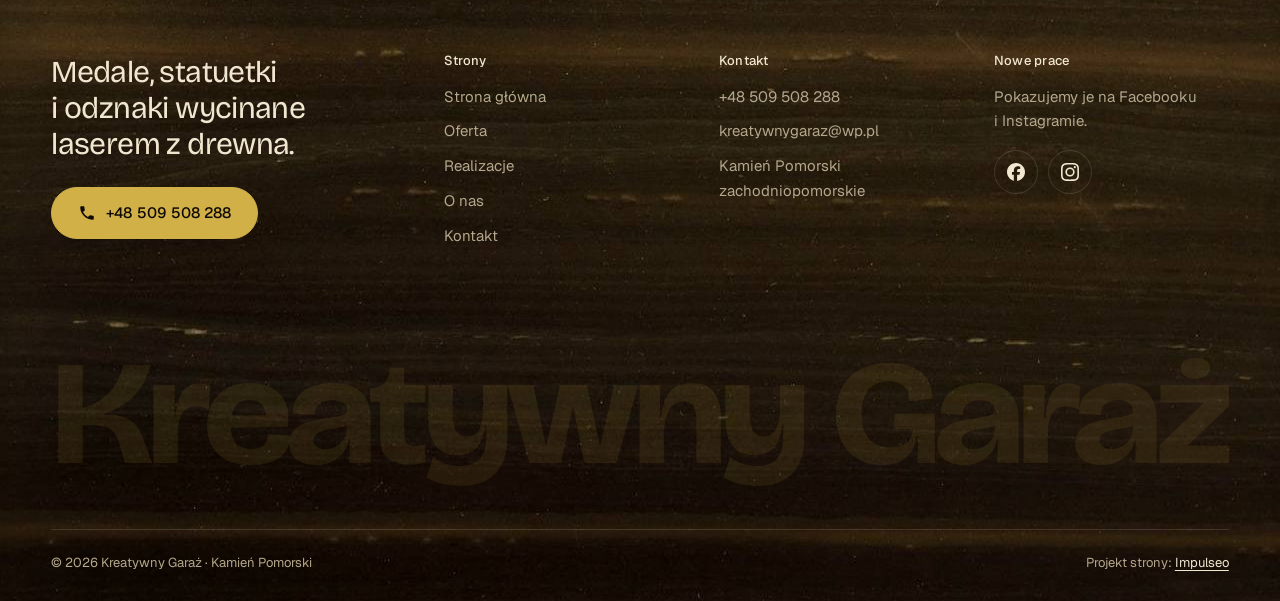
<file: realizacje.html>
<!DOCTYPE html>
<html lang="pl">
<head>
<meta charset="UTF-8">
<meta name="viewport" content="width=device-width, initial-scale=1.0">
<title>Realizacje - Kreatywny Garaż</title>
<meta name="description" content="Realizacje Kreatywny Garaż: Odznaka koła łowieckiego „Żubr”, Medal Kamieńskiego Biegu Niepodległości, Odznaka „Król Pudlarzy”, Statuetka za II miejsce, Medale na wstążkach">
<link rel="canonical" href="https://impulseo-pl.github.io/kreatywny-garaz/realizacje.html">
<meta name="robots" content="noindex, nofollow">
<meta name="theme-color" content="#0F0A05">
<meta property="og:type" content="website">
<meta property="og:locale" content="pl_PL">
<meta property="og:site_name" content="Kreatywny Garaż">
<meta property="og:title" content="Realizacje - Kreatywny Garaż">
<meta property="og:description" content="Realizacje Kreatywny Garaż: Odznaka koła łowieckiego „Żubr”, Medal Kamieńskiego Biegu Niepodległości, Odznaka „Król Pudlarzy”, Statuetka za II miejsce, Medale na wstążkach">
<meta property="og:url" content="https://impulseo-pl.github.io/kreatywny-garaz/realizacje.html">
<meta property="og:image" content="https://impulseo-pl.github.io/kreatywny-garaz/img/og.jpg">
<meta property="og:image:width" content="1200">
<meta property="og:image:height" content="630">
<meta name="twitter:card" content="summary_large_image">
<script type="application/ld+json">{"@context": "https://schema.org", "@type": "LocalBusiness", "name": "Kreatywny Garaż", "url": "https://impulseo-pl.github.io/kreatywny-garaz/", "telephone": "+48509508288", "image": "https://impulseo-pl.github.io/kreatywny-garaz/img/og.jpg", "areaServed": "Kamień Pomorski", "sameAs": ["https://www.facebook.com/KreatywnyGarazWyrobyzDrewna/", "https://www.instagram.com/kreatywny_garaz/"]}</script>
<script>(function(){var d=document.documentElement;d.classList.add('js');try{if(!window.matchMedia('(prefers-reduced-motion: reduce)').matches)d.classList.add('anim');}catch(e){}setTimeout(function(){if(!d.classList.contains('anim-ok'))d.classList.remove('anim');},3500);})();</script>
<link rel="preload" as="image" href="img/g7.jpg" fetchpriority="high">
<link rel="preconnect" href="https://fonts.googleapis.com">
<link rel="preconnect" href="https://fonts.gstatic.com" crossorigin>
<link href="https://fonts.googleapis.com/css2?family=Bricolage+Grotesque:opsz,wght@12..96,400..700&family=Geist:wght@400..600&display=swap" rel="stylesheet">
<link rel="stylesheet" href="assets/styles.css?v=20261112a">
<meta name="nb-deploy" content="51b4d13c7ff6">
<script src="assets/lenis.min.js?v=1.1.20" defer></script>
<script src="assets/main.js?v=20261112a" defer></script>
</head>
<body>
<a class="skip" href="#tresc">Przejdź do treści</a>
<header class="site-head">
<div class="head-in">
  <a class="brand" href="index.html" aria-label="Kreatywny Garaż - strona główna">
    <span class="znak"><img class="brand-logo" src="img/logo.webp" alt="Kreatywny Garaż" width="720" height="720" decoding="async"></span>
    <span class="brand-sub">Grawer i&nbsp;cięcie laserowe<br>Kamień Pomorski</span>
  </a>
  <nav class="nav-links" aria-label="Menu główne">
    <a class="nl" href="oferta.html">Oferta</a><a class="nl" href="realizacje.html" aria-current="page">Realizacje</a><a class="nl" href="o-nas.html">O&nbsp;nas</a><a class="nl" href="kontakt.html">Kontakt</a>
    <a class="btn btn-gold nav-cta" href="tel:+48509508288"><svg class="ico" width="16" height="16" viewBox="0 0 24 24" fill="none" aria-hidden="true"><path d="M6.6 10.8a15.5 15.5 0 0 0 6.6 6.6l2.2-2.2a1 1 0 0 1 1-.24 11.4 11.4 0 0 0 3.6.58 1 1 0 0 1 1 1V20a1 1 0 0 1-1 1A17 17 0 0 1 3 4a1 1 0 0 1 1-1h3.5a1 1 0 0 1 1 1c0 1.25.2 2.46.58 3.6a1 1 0 0 1-.25 1l-2.23 2.2Z" fill="currentColor"/></svg>+48 509 508 288</a>
  </nav>
  <button class="burger" type="button" aria-label="Otwórz menu" aria-expanded="false" aria-controls="mnav"><span></span><span></span></button>
</div>
</header>
<div class="mnav" id="mnav">
  <div class="mnav-in">
    <a class="ml" href="index.html">Strona główna</a><a class="ml" href="oferta.html">Oferta</a><a class="ml" href="realizacje.html" aria-current="page">Realizacje</a><a class="ml" href="o-nas.html">O&nbsp;nas</a><a class="ml" href="kontakt.html">Kontakt</a>
    <div class="mnav-foot">
      <span>Kamień Pomorski i&nbsp;okolice</span>
      <a class="btn btn-gold" href="tel:+48509508288"><svg class="ico" width="16" height="16" viewBox="0 0 24 24" fill="none" aria-hidden="true"><path d="M6.6 10.8a15.5 15.5 0 0 0 6.6 6.6l2.2-2.2a1 1 0 0 1 1-.24 11.4 11.4 0 0 0 3.6.58 1 1 0 0 1 1 1V20a1 1 0 0 1-1 1A17 17 0 0 1 3 4a1 1 0 0 1 1-1h3.5a1 1 0 0 1 1 1c0 1.25.2 2.46.58 3.6a1 1 0 0 1-.25 1l-2.23 2.2Z" fill="currentColor"/></svg>+48 509 508 288</a>
    </div>
  </div>
</div>
<main id="tresc">

<section class="pagehead">
  <div class="pagehead-media"><img src="img/g7.jpg" alt="Statuetka Kamieńskiego Biegu Niepodległości z ratuszem i biegaczami" width="1528" height="908" decoding="async" fetchpriority="high"></div>
  <div class="ph-in">
    <p class="crumb up" style="--d:0"><a href="index.html">Strona główna</a><span class="sl" aria-hidden="true"></span>Realizacje</p>
    <h1><span class="ln"><span class="ln-i" style="--k:0">Nasze prace,</span></span><span class="ln"><span class="ln-i" style="--k:1"><em>z&nbsp;bliska.</em></span></span></h1>
    <p class="ph-lead up" style="--d:300">Medale, statuetki i&nbsp;odznaki, które wyszły z&nbsp;naszej pracowni.</p>
  </div>
</section>

<section class="sec">
  <div class="wrap">
    <div class="sec-head">
      <div>
        <p class="eyebrow rv">Galeria</p>
        <h2 class="h2 rv rv-h"><span class="ln"><span class="ln-i" style="--k:0">Prosto</span></span><span class="ln"><span class="ln-i" style="--k:1"><em>spod lasera.</em></span></span></h2>
      </div>
      <div class="side rv" style="--d:120">
        <p class="lead">Kliknij zdjęcie, żeby zobaczyć je w&nbsp;całości.</p>
      </div>
    </div>
    <div class="gal-grid">
      <a class="tile rv-img rv" style="--d:0" href="img/g2.jpg" data-lb="Medal Kamieńskiego Biegu Niepodległości - Za III miejsce, na biało-czerwonej wstążce">
        <img src="img/g2.jpg" alt="Medal Kamieńskiego Biegu Niepodległości - realizacja Kreatywny Garaż" width="1152" height="1440" decoding="async">
        <span class="tile-cap"><h3>Medal Kamieńskiego Biegu Niepodległości</h3><span>Za III miejsce, na biało-czerwonej wstążce</span></span>
      </a><a class="tile rv-img rv" style="--d:110" href="img/about.jpg" data-lb="Odznaka „Król Polowania” - Koło łowieckie „Żubr”">
        <img src="img/about.jpg" alt="Odznaka Król Polowania - realizacja Kreatywny Garaż" width="1152" height="1440" decoding="async">
        <span class="tile-cap"><h3>Odznaka „Król Polowania”</h3><span>Koło łowieckie „Żubr”</span></span>
      </a><a class="tile rv-img rv" style="--d:220" href="img/g4.jpg" data-lb="Statuetka za II miejsce - Nordic walking, 5 km mężczyzn">
        <img src="img/g4.jpg" alt="Statuetka za II miejsce - realizacja Kreatywny Garaż" width="1152" height="1440" decoding="async">
        <span class="tile-cap"><h3>Statuetka za II miejsce</h3><span>Nordic walking, 5 km mężczyzn</span></span>
      </a><a class="tile rv-img rv" style="--d:0" href="img/g3.jpg" data-lb="Odznaka „Król Pudlarzy” - Koło łowieckie „Żubr”">
        <img src="img/g3.jpg" alt="Odznaka Król Pudlarzy - realizacja Kreatywny Garaż" width="1152" height="1440" decoding="async">
        <span class="tile-cap"><h3>Odznaka „Król Pudlarzy”</h3><span>Koło łowieckie „Żubr”</span></span>
      </a><a class="tile rv-img rv" style="--d:110" href="img/g5.jpg" data-lb="Medale na wstążkach - Kamieński Bieg Niepodległości">
        <img src="img/g5.jpg" alt="Medale na wstążkach - realizacja Kreatywny Garaż" width="1152" height="1440" decoding="async">
        <span class="tile-cap"><h3>Medale na wstążkach</h3><span>Kamieński Bieg Niepodległości</span></span>
      </a><a class="tile rv-img rv" style="--d:220" href="img/g6.jpg" data-lb="Statuetka za III miejsce - Bieg na 5 km kobiet">
        <img src="img/g6.jpg" alt="Statuetka za III miejsce - realizacja Kreatywny Garaż" width="1152" height="1440" decoding="async">
        <span class="tile-cap"><h3>Statuetka za III miejsce</h3><span>Bieg na 5 km kobiet</span></span>
      </a><a class="tile rv-img rv" style="--d:0" href="img/g1.jpg" data-lb="Odznaka koła łowieckiego „Żubr” - Kamień Pomorski">
        <img src="img/g1.jpg" alt="Odznaka koła łowieckiego Żubr - realizacja Kreatywny Garaż" width="1152" height="1440" loading="lazy" decoding="async">
        <span class="tile-cap"><h3>Odznaka koła łowieckiego „Żubr”</h3><span>Kamień Pomorski</span></span>
      </a><div class="gal-more rv" style="--d:110">
        <div class="ig-num"><span class="num" data-to="1800">1800</span><small>+</small></div>
        <p>Tyle wpisów jest już na naszym Instagramie. Tam zobaczysz resztę prac.</p>
        <div class="cta-row">
          <a class="btn btn-gold" href="https://www.instagram.com/kreatywny_garaz/" target="_blank" rel="noopener">Nasz Instagram<svg class="ico" width="18" height="18" viewBox="0 0 24 24" fill="none" stroke="currentColor" stroke-width="1.6" stroke-linecap="round" stroke-linejoin="round" aria-hidden="true"><path d="M7 17 17 7M8 7h9v9"/></svg></a>
          <a class="btn btn-ghost" href="https://www.facebook.com/KreatywnyGarazWyrobyzDrewna/" target="_blank" rel="noopener">Nasz Facebook<svg class="ico" width="18" height="18" viewBox="0 0 24 24" fill="none" stroke="currentColor" stroke-width="1.6" stroke-linecap="round" stroke-linejoin="round" aria-hidden="true"><path d="M7 17 17 7M8 7h9v9"/></svg></a>
        </div>
      </div>
    </div>
  </div>
</section>
<section class="cta-band dark">
  <div class="wrap cta-grid">
    <div>
      <p class="eyebrow rv">Kontakt</p>
      <h2 class="h2 rv rv-h"><span class="ln"><span class="ln-i" style="--k:0">Spodobały Ci się</span></span><span class="ln"><span class="ln-i" style="--k:1"><em>nasze prace?</em></span></span></h2>
      <p class="lead rv" style="--d:120">Opowiedz, co trzeba zrobić - przygotujemy wycenę.</p>
    </div>
    <div class="cta-side rv" style="--d:180">
      <span class="lbl"><span class="live" aria-hidden="true"></span>Telefon do pracowni</span>
      <a class="cta-phone" href="tel:+48509508288">+48 509 508 288</a>
      <div class="cta-row">
        <a class="btn btn-gold" href="tel:+48509508288"><svg class="ico" width="16" height="16" viewBox="0 0 24 24" fill="none" aria-hidden="true"><path d="M6.6 10.8a15.5 15.5 0 0 0 6.6 6.6l2.2-2.2a1 1 0 0 1 1-.24 11.4 11.4 0 0 0 3.6.58 1 1 0 0 1 1 1V20a1 1 0 0 1-1 1A17 17 0 0 1 3 4a1 1 0 0 1 1-1h3.5a1 1 0 0 1 1 1c0 1.25.2 2.46.58 3.6a1 1 0 0 1-.25 1l-2.23 2.2Z" fill="currentColor"/></svg>Zadzwoń</a>
        <a class="btn btn-ghost" href="kontakt.html">Napisz do nas</a>
      </div>
    </div>
  </div>
</section>
</main>
<footer class="site-foot">
  <div class="wrap">
    <div class="foot-top">
      <div>
        <p class="foot-claim">Medale, statuetki i&nbsp;odznaki wycinane laserem z&nbsp;drewna.</p>
        <a class="btn btn-gold" href="tel:+48509508288"><svg class="ico" width="16" height="16" viewBox="0 0 24 24" fill="none" aria-hidden="true"><path d="M6.6 10.8a15.5 15.5 0 0 0 6.6 6.6l2.2-2.2a1 1 0 0 1 1-.24 11.4 11.4 0 0 0 3.6.58 1 1 0 0 1 1 1V20a1 1 0 0 1-1 1A17 17 0 0 1 3 4a1 1 0 0 1 1-1h3.5a1 1 0 0 1 1 1c0 1.25.2 2.46.58 3.6a1 1 0 0 1-.25 1l-2.23 2.2Z" fill="currentColor"/></svg>+48 509 508 288</a>
      </div>
      <div>
        <h4>Strony</h4>
        <ul><li><a href="index.html">Strona główna</a></li><li><a href="oferta.html">Oferta</a></li><li><a href="realizacje.html">Realizacje</a></li><li><a href="o-nas.html">O&nbsp;nas</a></li><li><a href="kontakt.html">Kontakt</a></li></ul>
      </div>
      <div>
        <h4>Kontakt</h4>
        <ul>
          <li><a href="tel:+48509508288">+48 509 508 288</a></li>
          <li><a href="mailto:kreatywnygaraz@wp.pl">kreatywnygaraz@wp.pl</a></li>
          <li>Kamień Pomorski<br>zachodniopomorskie</li>
        </ul>
      </div>
      <div>
        <h4>Nowe prace</h4>
        <ul>
          <li>Pokazujemy je na Facebooku i&nbsp;Instagramie.</li>
          <li><div class="foot-soc"><a class="soc" href="https://www.facebook.com/KreatywnyGarazWyrobyzDrewna/" target="_blank" rel="noopener" aria-label="Facebook - Kreatywny Garaż"><svg viewBox="0 0 24 24" aria-hidden="true" focusable="false"><path d="M9.101 23.691v-7.98H6.627v-3.667h2.474v-1.58c0-4.085 1.848-5.978 5.858-5.978.401 0 .955.042 1.468.103a8.68 8.68 0 0 1 1.141.195v3.325a8.623 8.623 0 0 0-.653-.036 26.805 26.805 0 0 0-.733-.009c-.707 0-1.259.096-1.675.309a1.686 1.686 0 0 0-.679.622c-.258.42-.374.995-.374 1.752v1.297h3.919l-.386 2.103-.287 1.564h-3.246v8.245C19.396 23.238 24 18.179 24 12.044c0-6.627-5.373-12-12-12s-12 5.373-12 12c0 5.628 3.874 10.35 9.101 11.647Z" fill="currentColor"/></svg></a><a class="soc" href="https://www.instagram.com/kreatywny_garaz/" target="_blank" rel="noopener" aria-label="Instagram - Kreatywny Garaż"><svg viewBox="0 0 24 24" aria-hidden="true" focusable="false"><path d="M7.0301.084c-1.2768.0602-2.1487.264-2.911.5634-.7888.3075-1.4575.72-2.1228 1.3877-.6652.6677-1.075 1.3368-1.3802 2.127-.2954.7638-.4956 1.6365-.552 2.914-.0564 1.2775-.0689 1.6882-.0626 4.947.0062 3.2586.0206 3.6671.0825 4.9473.061 1.2765.264 2.1482.5635 2.9107.308.7889.72 1.4573 1.388 2.1228.6679.6655 1.3365 1.0743 2.1285 1.38.7632.295 1.6361.4961 2.9134.552 1.2773.056 1.6884.069 4.9462.0627 3.2578-.0062 3.668-.0207 4.9478-.0814 1.28-.0607 2.147-.2652 2.9098-.5633.7889-.3086 1.4578-.72 2.1228-1.3881.665-.6682 1.0745-1.3378 1.3795-2.1284.2957-.7632.4966-1.636.552-2.9124.056-1.2809.0692-1.6898.063-4.948-.0063-3.2583-.021-3.6668-.0817-4.9465-.0607-1.2797-.264-2.1487-.5633-2.9117-.3084-.7889-.72-1.4568-1.3876-2.1228C21.2982 1.33 20.628.9208 19.8378.6165 19.074.321 18.2017.1197 16.9244.0645 15.6471.0093 15.236-.005 11.977.0014 8.718.0076 8.31.0215 7.0301.0839m.1402 21.6932c-1.17-.0509-1.8053-.2453-2.2287-.408-.5606-.216-.96-.4771-1.3819-.895-.422-.4178-.6811-.8186-.9-1.378-.1644-.4234-.3624-1.058-.4171-2.228-.0595-1.2645-.072-1.6442-.079-4.848-.007-3.2037.0053-3.583.0607-4.848.05-1.169.2456-1.805.408-2.2282.216-.5613.4762-.96.895-1.3816.4188-.4217.8184-.6814 1.3783-.9003.423-.1651 1.0575-.3614 2.227-.4171 1.2655-.06 1.6447-.072 4.848-.079 3.2033-.007 3.5835.005 4.8495.0608 1.169.0508 1.8053.2445 2.228.408.5608.216.96.4754 1.3816.895.4217.4194.6816.8176.9005 1.3787.1653.4217.3617 1.056.4169 2.2263.0602 1.2655.0739 1.645.0796 4.848.0058 3.203-.0055 3.5834-.061 4.848-.051 1.17-.245 1.8055-.408 2.2294-.216.5604-.4763.96-.8954 1.3814-.419.4215-.8181.6811-1.3783.9-.4224.1649-1.0577.3617-2.2262.4174-1.2656.0595-1.6448.072-4.8493.079-3.2045.007-3.5825-.006-4.848-.0608M16.953 5.5864A1.44 1.44 0 1 0 18.39 4.144a1.44 1.44 0 0 0-1.437 1.4424M5.8385 12.012c.0067 3.4032 2.7706 6.1557 6.173 6.1493 3.4026-.0065 6.157-2.7701 6.1506-6.1733-.0065-3.4032-2.771-6.1565-6.174-6.1498-3.403.0067-6.156 2.771-6.1496 6.1738M8 12.0077a4 4 0 1 1 4.008 3.9921A3.9996 3.9996 0 0 1 8 12.0077" fill="currentColor"/></svg></a></div></li>
        </ul>
      </div>
    </div>
    <div class="foot-mark" aria-hidden="true"><svg viewBox="0 0 1000 142" focusable="false"><text x="0" y="106" font-size="126" textLength="1000" lengthAdjust="spacingAndGlyphs">Kreatywny Garaż</text></svg></div>
    <div class="foot-bottom">
      <span>© 2026 Kreatywny Garaż · Kamień Pomorski</span>
      <span>Projekt strony: <a class="foot-credit" href="https://impulseo.pl" target="_blank" rel="noopener">Impulseo</a></span>
    </div>
  </div>
</footer>
<div class="sticky-call">
  <a class="btn btn-gold" href="tel:+48509508288"><svg class="ico" width="16" height="16" viewBox="0 0 24 24" fill="none" aria-hidden="true"><path d="M6.6 10.8a15.5 15.5 0 0 0 6.6 6.6l2.2-2.2a1 1 0 0 1 1-.24 11.4 11.4 0 0 0 3.6.58 1 1 0 0 1 1 1V20a1 1 0 0 1-1 1A17 17 0 0 1 3 4a1 1 0 0 1 1-1h3.5a1 1 0 0 1 1 1c0 1.25.2 2.46.58 3.6a1 1 0 0 1-.25 1l-2.23 2.2Z" fill="currentColor"/></svg>Zadzwoń</a>
  <a class="btn btn-ghost" href="kontakt.html">Zapytaj o&nbsp;wycenę</a>
</div>
<div class="demo-wazne" data-do="2026-11-18" data-cykl="3" hidden><svg class="dw-ico" width="13" height="13" viewBox="0 0 24 24" fill="none" aria-hidden="true"><circle cx="12" cy="12" r="8.6" stroke="currentColor" stroke-width="1.8"/><path d="M12 7.2V12l3.3 2" stroke="currentColor" stroke-width="1.8" stroke-linecap="round"/></svg><span class="dw-txt"></span></div>
</body>
</html>
</file>
<file: assets/styles.css>
/* Kreatywny Garaż - grawerowanie i cięcie laserowe w drewnie. Projekt strony: Impulseo, 11.2026.
   Paleta z logo: czerń + złoto, na dwóch gatunkach drewna (czarne i miodowe). Krój: Bricolage Grotesque + Geist. */
:root{
  --ink:#0F0A05;--ink-2:#17100A;--ink-3:#241A0F;--ink-line:rgba(241,231,208,.14);
  --paper:#D3B481;--paper-2:#C9A873;--line:rgba(23,17,10,.16);
  --text:#17110A;--muted:#3F3119;
  --on-dark:#F1E7D0;--on-dark-2:#B4A78C;
  --accent:#D2B048;--accent-d:#7C5C0C;--accent-ink:#4E3305;--accent-soft:rgba(210,176,72,.16);
  --zar:#FF9A3D;
  --paper-3:#F4E8CF;
  --f-display:"Bricolage Grotesque","Geist",system-ui,sans-serif;
  --f-body:"Geist",system-ui,-apple-system,"Segoe UI",sans-serif;
  --expo:cubic-bezier(.16,1,.3,1);--ease:cubic-bezier(.16,.84,.44,1);--in:cubic-bezier(.7,0,.84,0);
  --wrap:min(1320px, 100% - clamp(40px, 8vw, 128px));
  --nav-h:84px;
  --img-zoom:1.05;--img-dur:1.4s;--img-rest:brightness(1);--img-hot:brightness(1.08);
}
*,*::before,*::after{box-sizing:border-box}
html{-webkit-text-size-adjust:100%;background:var(--ink)}
html.lenis,html.lenis body{height:auto}
.lenis.lenis-smooth [data-lenis-prevent]{overscroll-behavior:contain}
.lenis.lenis-stopped{overflow:clip}
.lenis.lenis-smooth iframe{pointer-events:none}
body{margin:0;font-family:var(--f-body);font-size:17px;line-height:1.65;color:var(--text);background:var(--paper);-webkit-font-smoothing:antialiased;-moz-osx-font-smoothing:grayscale;overflow-x:clip}
img{display:block;max-width:100%;height:auto}
a{color:inherit;text-decoration:none}
p{margin:0 0 1em;max-width:62ch}
ul,ol{margin:0}
h1,h2,h3{font-family:var(--f-display);font-weight:600;letter-spacing:-.03em;margin:0;font-variation-settings:"opsz" 96;text-wrap:balance}
h2 em,h1 em{font-style:normal;color:var(--accent-ink)}
.dark h1 em,.dark h2 em,.hero h1 em,.pagehead h1 em,.stopklatka h2 em{color:var(--accent)}
::selection{background:var(--accent);color:var(--ink)}
:focus-visible{outline:2px solid var(--accent);outline-offset:3px}
.skip{position:absolute;left:12px;top:-60px;z-index:300;background:var(--accent);color:var(--ink);padding:10px 16px;border-radius:8px;font-weight:500}
.skip:focus{top:12px}
.wrap{width:var(--wrap);margin-inline:auto}
.sec{padding:clamp(88px, 11vw, 168px) 0}
.dark{background:var(--ink);color:var(--on-dark)}
.dark-2{background:var(--ink-2);color:var(--on-dark)}
.paper-2{background:var(--paper-2)}
.nw{white-space:nowrap}
.ico{width:18px;height:18px;flex:none}

/* ---------- nagłówki sekcji ---------- */
.eyebrow{display:inline-flex;align-items:center;gap:12px;font-size:13.5px;font-weight:500;letter-spacing:.01em;color:var(--muted);margin:0 0 24px}
.eyebrow::before{content:"";width:28px;height:1px;background:var(--accent-ink)}
.dark .eyebrow,.dark-2 .eyebrow,.stopklatka .eyebrow{color:var(--on-dark-2)}
.dark .eyebrow::before,.dark-2 .eyebrow::before,.stopklatka .eyebrow::before{background:var(--accent)}
.h2{font-size:clamp(2.3rem, 1.1rem + 3.6vw, 4.4rem);line-height:1.02}
.ln{display:block;overflow:hidden;padding:.12em 0 .14em;margin:-.12em 0 -.14em}
.ln-i{display:block}
.lead{font-size:1.08rem;color:var(--muted);max-width:52ch}
.dark .lead,.dark-2 .lead{color:var(--on-dark-2)}
.sec-head{display:grid;grid-template-columns:minmax(0,1.25fr) minmax(0,.75fr);gap:40px;align-items:end;margin-bottom:clamp(44px, 5vw, 72px)}
.sec-head .lead{margin:0}
.sec-head .side{display:flex;flex-direction:column;gap:24px;align-items:flex-start}

/* ---------- przyciski (klocki: jedna reakcja na kursor dla wszystkich) ---------- */
.btn{position:relative;isolation:isolate;overflow:hidden;display:inline-flex;align-items:center;justify-content:center;gap:10px;min-height:52px;padding:0 26px;border-radius:999px;border:1px solid transparent;font:500 15px/1.1 var(--f-body);letter-spacing:.005em;cursor:pointer;white-space:nowrap;transition:background-color .72s var(--ease),color .72s var(--ease),border-color .72s var(--ease),box-shadow .72s var(--ease)}
.btn::after,.card::after,.faq-item::after,.op-google::after{content:"";position:absolute;inset:0;z-index:-1;pointer-events:none;background:linear-gradient(105deg,transparent 30%,rgba(255,255,255,.26) 50%,transparent 70%);transform:translateX(-120%);transition:transform .72s var(--ease)}
.btn-gold{background:var(--accent);color:var(--ink);border-color:var(--accent)}
.btn-ghost{background:transparent;color:var(--text);border-color:rgba(23,17,10,.22)}
.dark .btn-ghost,.dark-2 .btn-ghost,.hero .btn-ghost,.stopklatka .btn-ghost,.pagehead .btn-ghost,.site-foot .btn-ghost,.sticky-call .btn-ghost,.proces .btn-ghost,.gal-more .btn-ghost{color:var(--on-dark);border-color:rgba(241,231,208,.3)}
.btn .arr{transition:transform .72s var(--ease)}
@media (hover:hover){
  .btn:hover,.card:hover,.faq-item:hover,.op-google:hover{background-color:var(--accent-d);color:#fff;border-color:var(--accent-d);box-shadow:0 0 0 4px rgba(210,176,72,.2)}
  .btn:hover::after,.card:hover::after,.faq-item:hover::after,.op-google:hover::after{transform:translateX(120%)}
}

/* ---------- pasek nawigacji ---------- */
.site-head{position:fixed;left:0;right:0;top:0;z-index:100;height:var(--nav-h);color:var(--on-dark);transition:transform .6s var(--expo)}
.site-head::before{content:"";position:absolute;inset:0;z-index:-1;background-color:rgba(15,10,5,0);border-bottom:1px solid transparent;transition:background-color .5s var(--ease),border-color .5s var(--ease)}
.site-head.is-scrolled::before{background-color:rgba(15,10,5,.86);border-bottom-color:var(--ink-line);-webkit-backdrop-filter:blur(14px) saturate(140%);backdrop-filter:blur(14px) saturate(140%)}
.site-head.is-hidden{transform:translateY(-100%)}
.head-in{width:var(--wrap);height:100%;margin-inline:auto;display:flex;align-items:center;justify-content:space-between;gap:24px}
.brand{display:flex;align-items:center;gap:14px;flex:none}
.znak{display:block;width:56px;height:56px;flex:none}
.brand-logo{display:block;width:100%;height:100%;object-fit:contain}
.brand-sub{font-size:11.5px;line-height:1.35;color:var(--on-dark-2);padding-left:14px;border-left:1px solid var(--ink-line)}
.nav-links{display:flex;align-items:center;gap:clamp(20px, 2.6vw, 38px)}
.nl{position:relative;font-size:14.5px;font-weight:500;padding:8px 0;color:var(--on-dark)}
.nl::after{content:"";position:absolute;left:0;right:0;bottom:2px;height:1px;background:var(--accent);transform:scaleX(0);transform-origin:right;transition:transform .55s var(--ease)}
.nl:hover::after,.nl[aria-current="page"]::after{transform:scaleX(1);transform-origin:left}
.nav-cta{min-height:44px;padding:0 20px;font-size:14px}
.live{width:8px;height:8px;border-radius:50%;background:var(--accent);flex:none;animation:live 2.4s var(--ease) infinite}
.btn-gold .live{background:var(--ink)}
@keyframes live{0%{box-shadow:0 0 0 0 rgba(210,176,72,.55)}70%{box-shadow:0 0 0 10px rgba(210,176,72,0)}100%{box-shadow:0 0 0 0 rgba(210,176,72,0)}}
.burger{display:none;width:48px;height:48px;border-radius:50%;border:1px solid var(--ink-line);background:transparent;color:var(--on-dark);cursor:pointer;position:relative}
.burger span{position:absolute;left:15px;right:15px;height:1.5px;background:currentColor;transition:transform .5s var(--expo),top .5s var(--expo)}
.burger span:nth-child(1){top:19px}
.burger span:nth-child(2){top:27px}
.menu-open .burger span:nth-child(1){top:23px;transform:rotate(45deg)}
.menu-open .burger span:nth-child(2){top:23px;transform:rotate(-45deg)}
.mnav{position:fixed;inset:0;z-index:99;background:var(--ink);color:var(--on-dark);padding:calc(var(--nav-h) + 32px) 0 32px;display:flex;flex-direction:column;visibility:hidden;clip-path:inset(0 0 100% 0);transition:clip-path .7s var(--expo),visibility 0s .7s}
.menu-open .mnav{visibility:visible;clip-path:inset(0 0 0 0);transition:clip-path .7s var(--expo)}
.mnav-in{width:var(--wrap);margin-inline:auto;display:flex;flex-direction:column;height:100%}
.mnav a.ml{display:block;font-family:var(--f-display);font-size:clamp(2.2rem, 1.2rem + 5vw, 3.2rem);font-weight:600;letter-spacing:-.03em;line-height:1.2;padding:6px 0;border-bottom:1px solid var(--ink-line);transform:translateY(24px);opacity:0;transition:transform .7s var(--expo),opacity .7s var(--expo)}
.menu-open .mnav a.ml{transform:none;opacity:1}
.menu-open .mnav a.ml:nth-child(2){transition-delay:.05s}
.menu-open .mnav a.ml:nth-child(3){transition-delay:.1s}
.menu-open .mnav a.ml:nth-child(4){transition-delay:.15s}
.menu-open .mnav a.ml:nth-child(5){transition-delay:.2s}
.mnav a.ml[aria-current="page"]{color:var(--accent)}
.mnav-foot{margin-top:auto;padding-top:28px;display:flex;flex-direction:column;gap:14px;color:var(--on-dark-2);font-size:14px}
.mnav-foot .btn{align-self:flex-start}

/* ---------- ekran wejścia: logo wypalane laserem w czarnym drewnie ---------- */
.intro{display:none}
.intro-on body{overflow:hidden}
.intro-on .intro{display:block;position:fixed;inset:0;z-index:1;background:#0F0A05 url(../img/drewno-ciemne.jpg) 50% 50%/1600px auto;transform:translateY(0);transition:transform .74s cubic-bezier(.66,0,.24,1)}
.intro-on .intro::before{content:"";position:absolute;inset:0;background:radial-gradient(52% 46% at 50% 50%,rgba(210,176,72,.13),transparent 70%);opacity:0;transition:opacity .9s var(--ease)}
.intro-on.intro-gra .intro::before{opacity:1}
.intro-on .intro::after{content:"";position:absolute;left:0;right:0;bottom:-1px;height:2px;background:linear-gradient(90deg,transparent,var(--accent) 20%,#F3DC8C 50%,var(--accent) 80%,transparent);box-shadow:0 0 22px 2px rgba(210,176,72,.55)}
.intro-on.intro-out .intro{transform:translateY(-101%)}
.intro-laser{position:absolute;left:50%;top:50%;width:calc(var(--i-w,260px) + 80px);height:2px;margin-left:calc((var(--i-w,260px) + 80px) / -2);background:linear-gradient(90deg,transparent,var(--zar) 16%,#FFE9A8 50%,var(--zar) 84%,transparent);box-shadow:0 0 18px 3px rgba(255,140,50,.6);opacity:0}
.intro-on.intro-gra .intro-laser{animation:laser-jedzie .95s cubic-bezier(.65,0,.35,1) .12s both}
@keyframes laser-jedzie{0%{opacity:0;transform:translateY(calc(var(--i-h,260px) * -.5))}10%{opacity:1}90%{opacity:1}100%{opacity:0;transform:translateY(calc(var(--i-h,260px) * .5))}}
.intro-line{position:absolute;left:50%;top:50%;width:var(--i-w,260px);height:1px;margin-top:calc(var(--i-h,260px) * .5 + 28px);transform:translateX(-50%);overflow:hidden}
.intro-line i{position:absolute;inset:0;background:linear-gradient(90deg,rgba(210,176,72,0),var(--accent) 30%,#F3DC8C 70%,rgba(210,176,72,0));transform:scaleX(0);transform-origin:left}
.intro-on.intro-gra .intro-line i{transform:scaleX(1);transition:transform .62s var(--expo) .9s}
.intro-meta{position:absolute;left:50%;top:50%;margin-top:calc(var(--i-h,260px) * .5 + 46px);transform:translateX(-50%);font-size:12px;letter-spacing:.14em;color:var(--on-dark-2);white-space:nowrap;opacity:0}
.intro-on.intro-gra .intro-meta{opacity:1;transition:opacity .5s var(--ease) 1.05s}
.intro-on .znak{width:var(--i-baza-w,56px);height:var(--i-baza-h,56px)}
.intro-on .znak .brand-logo{position:fixed;left:50%;top:50%;z-index:3;width:var(--i-w);height:var(--i-h);max-width:none;transform:translate(-50%,-50%) scale(1.05);clip-path:inset(0 0 100% 0);transition:transform .9s var(--expo)}
.intro-on.intro-gra .znak .brand-logo{transform:translate(-50%,-50%) scale(1);animation:logo-wypal .95s cubic-bezier(.65,0,.35,1) .12s both,logo-zar 1.5s var(--ease) .12s both}
.intro-on.intro-out .znak .brand-logo{transform:translate(calc(-50% + var(--i-px)),calc(-50% + var(--i-py))) scale(var(--i-zmniejsz));transition:transform .8s cubic-bezier(.16,.84,.44,1)}
.intro-on .znak.mierze .brand-logo{position:static;width:100%;height:100%;transform:none;transition:none;clip-path:none;animation:none}
@keyframes logo-wypal{from{clip-path:inset(0 0 100% 0)}to{clip-path:inset(0 0 0 0)}}
@keyframes logo-zar{0%{filter:brightness(1.7) saturate(1.3)}60%{filter:brightness(1.25) saturate(1.1)}100%{filter:none}}

/* ---------- odsłanianie przy przewijaniu ---------- */
.anim .rv{opacity:0;transform:translateY(32px)}
.anim .rv:not(.rv-done){transition:opacity 1s var(--expo),transform 1.1s var(--expo);transition-delay:calc(var(--d, 0) * 1ms)}
.anim .rv.is-in{opacity:1;transform:none}
.anim .rv-h{opacity:1;transform:none}
.anim .rv-h .ln-i{transform:translateY(108%);transition:transform 1.15s var(--expo);transition-delay:calc(var(--k, 0) * 95ms + var(--d, 0) * 1ms)}
.anim .rv-h.is-in .ln-i{transform:none}
.anim .rv-img{opacity:1;transform:none;clip-path:inset(0 0 100% 0)}
.anim .rv-img:not(.rv-done){transition:clip-path 1.3s var(--expo);transition-delay:calc(var(--d, 0) * 1ms)}
.anim .rv-img img{scale:1.14;transition:transform var(--img-dur) var(--ease),filter var(--img-dur) var(--ease),scale 1.7s var(--expo)}
.anim .rv-img.is-in{clip-path:inset(0 0 0 0)}
.anim .rv-img.is-in img{scale:1}

/* ---------- hero ---------- */
.hero{position:relative;display:flex;align-items:flex-end;min-height:100vh;min-height:100svh;color:var(--on-dark);background:var(--ink);overflow:hidden}
.hero-media{position:absolute;inset:0}
.hero-media img{width:100%;height:100%;object-fit:cover;object-position:60% 50%}
.hero-media::after{content:"";position:absolute;inset:0;background:linear-gradient(90deg,rgba(15,10,5,.94) 0%,rgba(15,10,5,.82) 32%,rgba(15,10,5,.34) 64%,rgba(15,10,5,.12) 100%),linear-gradient(0deg,rgba(15,10,5,.9) 0%,rgba(15,10,5,0) 42%),linear-gradient(180deg,rgba(15,10,5,.6) 0%,rgba(15,10,5,0) 24%)}
.hero-in{position:relative;width:var(--wrap);margin-inline:auto;padding:calc(var(--nav-h) + 36px) 0 clamp(24px, 4svh, 44px)}
.hero-tag{display:inline-flex;align-items:center;gap:12px;font-size:13.5px;color:var(--on-dark);padding:8px 16px 8px 14px;border:1px solid var(--ink-line);border-radius:999px;background:rgba(15,10,5,.35);margin-bottom:clamp(20px, 3.4svh, 34px)}
.hero-tag .sep{width:1px;height:12px;background:var(--ink-line)}
.hero-tag .muted{color:var(--on-dark-2)}
.hero h1{font-size:clamp(2.8rem, min(1.1rem + 5.6vw, 10.8svh), 6.7rem);line-height:.95;letter-spacing:-.045em;font-weight:600;max-width:13ch}
.hero-lead{font-size:clamp(1rem, .9rem + .4vw, 1.16rem);color:rgba(241,231,208,.84);max-width:50ch;margin:clamp(18px, 3svh, 30px) 0 clamp(22px, 3.6svh, 36px)}
.hero-ctas{display:flex;flex-wrap:wrap;gap:12px}
.hero-foot{display:flex;align-items:center;justify-content:space-between;gap:24px;margin-top:clamp(24px, 5svh, 56px);padding-top:20px;border-top:1px solid var(--ink-line);font-size:13.5px;color:var(--on-dark-2)}
.hero-foot .rate{display:flex;align-items:center;gap:12px}
.hero-foot .rate b{color:var(--on-dark);font-weight:600}
.g-logo{width:18px;height:18px;flex:none}
.stars{display:inline-flex;gap:2px;color:var(--accent)}
.stars svg{width:14px;height:14px}
.cue{display:flex;align-items:center;gap:14px;color:var(--on-dark-2)}
.cue-line{position:relative;width:1px;height:38px;background:var(--ink-line);overflow:hidden}
.cue-line i{position:absolute;inset:0;background:var(--accent);transform-origin:top;animation:cue 2.2s var(--ease) infinite}
@keyframes cue{0%{transform:scaleY(0);transform-origin:top}45%{transform:scaleY(1);transform-origin:top}55%{transform:scaleY(1);transform-origin:bottom}100%{transform:scaleY(0);transform-origin:bottom}}
.anim .hero .ln-i,.anim .pagehead .ln-i{transform:translateY(108%);transition:transform 1.2s var(--expo);transition-delay:calc(var(--k, 0) * 110ms)}
.anim .hero .up,.anim .pagehead .up{opacity:0;transform:translateY(22px);transition:opacity 1s var(--expo),transform 1.1s var(--expo);transition-delay:calc(var(--d, 0) * 1ms)}
.anim.hero-go .hero .ln-i,.anim.hero-go .pagehead .ln-i{transform:none}
.anim.hero-go .hero .up,.anim.hero-go .pagehead .up{opacity:1;transform:none}

/* ---------- pasek haseł ---------- */
.strip{background:var(--ink-2);color:var(--on-dark);border-top:1px solid var(--ink-line)}
.strip-in{width:min(96%, 1440px);margin-inline:auto;display:grid;grid-template-columns:repeat(5, minmax(0, 1fr))}
.strip-it{position:relative;text-align:center;padding:30px 14px}
.strip-it+.strip-it::before{content:"";position:absolute;left:0;top:30%;bottom:30%;width:1px;background:var(--accent);opacity:.75}
.strip .k{font-family:var(--f-display);font-size:1.2rem;font-weight:600;letter-spacing:-.015em;line-height:1.25}
.strip .v{font-size:13px;color:var(--on-dark-2);margin-top:4px}

/* ---------- kafle ze zdjęciem ---------- */
.tile{position:relative;display:block;overflow:hidden;border-radius:6px;background:var(--ink-3);color:#fff}
.tile img{width:100%;height:100%;object-fit:cover;filter:var(--img-rest);transition:transform var(--img-dur) var(--ease),filter var(--img-dur) var(--ease),scale 1.7s var(--expo)}
.tile::after{content:"";position:absolute;inset:0;background:linear-gradient(0deg,rgba(9,6,3,.82) 0%,rgba(9,6,3,.2) 42%,rgba(9,6,3,0) 62%);pointer-events:none}
.tile-cap{position:absolute;left:0;right:0;bottom:0;z-index:2;padding:clamp(20px, 2.4vw, 30px)}
.tile-cap h3{font-size:clamp(1.3rem, 1rem + .9vw, 1.7rem);color:#fff;line-height:1.15}
.tile-cap span{display:block;margin-top:6px;font-size:14px;color:rgba(255,255,255,.8)}
.tile .go{position:absolute;top:18px;right:18px;z-index:2;width:44px;height:44px;border-radius:50%;border:1px solid rgba(255,255,255,.4);display:grid;place-items:center;color:#fff;background:rgba(15,10,5,.25);transition:background-color .72s var(--ease),border-color .72s var(--ease),color .72s var(--ease)}
@media (hover:hover){
  .tile:hover img{transform:scale(var(--img-zoom));filter:var(--img-hot)}
  .tile:hover .go{background:var(--accent);border-color:var(--accent);color:var(--ink)}
}
.tiles-3{display:grid;grid-template-columns:repeat(3, minmax(0, 1fr));gap:20px;align-items:start}
.tiles-3 .tile{aspect-ratio:3/4}
.tiles-3 .tile:nth-child(2){margin-top:72px}

/* ---------- o mnie (strona główna) ---------- */
.about{display:grid;grid-template-columns:minmax(0, 1fr) minmax(0, 1fr);gap:clamp(40px, 7vw, 120px);align-items:center}
.fig{position:relative;margin:0;overflow:hidden;border-radius:6px;background:var(--ink-3)}
.fig img{width:100%;height:100%;object-fit:cover}
.about .fig{aspect-ratio:4/5}
.about .fig img{object-position:35% 40%}
.fig-tag{position:absolute;left:16px;bottom:16px;z-index:2;background:rgba(15,10,5,.74);color:#fff;font-size:12.5px;padding:8px 14px;border-radius:999px}
.stats{display:grid;grid-template-columns:repeat(3, minmax(0, 1fr));gap:24px;margin:36px 0 40px;padding-top:30px;border-top:1px solid var(--line)}
.stat b{display:block;font-family:var(--f-display);font-size:clamp(2.4rem, 1.6rem + 2.2vw, 3.6rem);font-weight:600;letter-spacing:-.045em;line-height:1;font-variant-numeric:tabular-nums}
.stat b small{font-size:.5em;letter-spacing:-.02em;margin-left:4px;color:var(--accent-ink)}
.stat > span{display:block;margin-top:10px;font-size:13.5px;line-height:1.45;color:var(--muted)}

/* ---------- proces: przewód, który się zapala ---------- */
.proces{background:var(--ink);color:var(--on-dark)}
.proc-grid{display:grid;grid-template-columns:minmax(0, .9fr) minmax(0, 1.1fr);gap:clamp(40px, 7vw, 120px)}
.proc-side{position:sticky;top:calc(var(--nav-h) + 56px);align-self:start}
.proc-count{display:flex;align-items:baseline;gap:12px;margin-top:clamp(36px, 5vw, 64px);font-family:var(--f-display)}
.proc-count b{font-size:clamp(4rem, 2.6rem + 4vw, 6.6rem);font-weight:500;line-height:.9;letter-spacing:-.06em;color:var(--accent);font-variant-numeric:tabular-nums}
.proc-count span{font-size:1.1rem;color:var(--on-dark-2)}
.proc-now{margin-top:16px;padding-top:16px;border-top:1px solid var(--ink-line);max-width:260px;font-size:15px;color:var(--on-dark)}
.proc-steps{position:relative;padding-left:64px}
.proc-ol{list-style:none;padding:0;margin:0}
.wire{position:absolute;left:11px;top:16px;bottom:56px;width:2px;background:var(--ink-line);border-radius:2px}
.wire i{position:absolute;inset:0;border-radius:2px;background:linear-gradient(180deg,var(--accent),#F3DC8C);transform-origin:top;transform:scaleY(var(--p, 0));box-shadow:0 0 16px rgba(210,176,72,.55)}
.step{position:relative;padding:6px 0 clamp(56px, 7vw, 96px)}
.step:last-child{padding-bottom:12px}
.step::before{content:"";position:absolute;left:-60px;top:12px;width:18px;height:18px;border-radius:50%;background:var(--ink);border:2px solid rgba(241,231,208,.22);transition:background-color .6s var(--ease),border-color .6s var(--ease),box-shadow .6s var(--ease)}
.step.is-live::before{background:var(--accent);border-color:var(--accent);box-shadow:0 0 0 7px rgba(210,176,72,.16)}
.step .no{font-size:13px;color:var(--on-dark-2);font-variant-numeric:tabular-nums}
.step h3{font-size:clamp(1.7rem, 1.2rem + 1.4vw, 2.4rem);margin:8px 0 14px;color:rgba(241,231,208,.55);transition:color .6s var(--ease)}
.step.is-live h3{color:var(--on-dark)}
.step p{color:var(--on-dark-2);margin:0}

/* ---------- galeria na stronie głównej ---------- */
.gal-3{display:grid;grid-template-columns:minmax(0, 1.3fr) minmax(0, 1fr);gap:20px}
.gal-3 .tile:nth-child(1),.gal-3 .tile:nth-child(3){aspect-ratio:16/10}
.gal-3 .tile:nth-child(2){grid-column:2;grid-row:1 / span 2}

/* ---------- lista usług ---------- */
.svc-list{display:grid;gap:12px}
.card{position:relative;isolation:isolate;overflow:hidden;display:grid;grid-template-columns:minmax(0, 1fr) minmax(0, 1.25fr) 44px;gap:28px;align-items:center;padding:26px 28px;border:1px solid var(--ink-line);border-radius:14px;color:var(--on-dark);background-color:rgba(255,255,255,0);transition:background-color .72s var(--ease),color .72s var(--ease),border-color .72s var(--ease),box-shadow .72s var(--ease)}
.card .ic{width:56px;height:56px;border-radius:50%;border:1px solid var(--ink-line);display:grid;place-items:center;color:var(--accent);transition:color .72s var(--ease),border-color .72s var(--ease)}
.card .ic svg{width:24px;height:24px}
.card h3{font-size:clamp(1.25rem, 1rem + .7vw, 1.55rem);line-height:1.2}
.card p{margin:0;color:var(--on-dark-2);font-size:15.5px;line-height:1.55;transition:color .72s var(--ease)}
.card .go{width:44px;height:44px;border-radius:50%;display:grid;place-items:center;border:1px solid var(--ink-line);transition:border-color .72s var(--ease)}
@media (hover:hover){
  .card:hover .ic{color:#fff;border-color:rgba(255,255,255,.4)}
  .card:hover p{color:rgba(255,255,255,.88)}
  .card:hover .go{border-color:rgba(255,255,255,.4)}
}

/* ---------- opinie ---------- */
.op-meta{display:flex;align-items:center;gap:18px}
.op-meta .big{font-family:var(--f-display);font-size:clamp(3.4rem, 2.4rem + 2.6vw, 4.6rem);font-weight:600;letter-spacing:-.05em;line-height:1}
.op-meta .stars svg{width:18px;height:18px}
.op-meta small{display:block;font-size:13.5px;color:var(--muted);margin-top:6px}
.op-google{position:relative;isolation:isolate;overflow:hidden;display:inline-flex;align-items:center;gap:10px;min-height:52px;padding:0 24px;border-radius:999px;border:1px solid rgba(23,17,10,.22);background-color:var(--paper-3);color:var(--text);font-size:15px;font-weight:500;transition:background-color .72s var(--ease),color .72s var(--ease),border-color .72s var(--ease),box-shadow .72s var(--ease)}
.opinie-grid{display:grid;grid-template-columns:minmax(0, 1.25fr) minmax(0, 1fr);gap:20px}
.op-card{margin:0;display:flex;flex-direction:column;justify-content:space-between;gap:28px;padding:clamp(28px, 3vw, 44px);background:var(--paper-3);border:1px solid var(--line);border-radius:14px}
.op-card blockquote{margin:0}
.op-card blockquote p{margin:0;max-width:none}
.op-card.feat{grid-row:span 2;background:var(--ink);border-color:var(--ink);color:var(--on-dark)}
.op-card.feat blockquote p{font-family:var(--f-display);font-size:clamp(1.5rem, 1.1rem + 1.2vw, 2.2rem);line-height:1.22;letter-spacing:-.02em;font-weight:500}
.op-card .q{font-family:var(--f-display);font-size:3.4rem;line-height:.6;color:var(--accent);height:24px}
.op-card figcaption{display:flex;align-items:center;gap:12px;font-size:14px;color:var(--muted)}
.op-card.feat figcaption{color:var(--on-dark-2)}
.op-card figcaption b{display:block;color:var(--text);font-weight:600;font-size:15px}
.op-card.feat figcaption b{color:var(--on-dark)}
.av{width:42px;height:42px;border-radius:50%;display:grid;place-items:center;background:var(--accent-soft);color:var(--accent-ink);font-weight:600;flex:none}
.op-card.feat .av{color:var(--accent)}
.badges{display:flex;align-items:center;gap:clamp(20px, 3vw, 44px);margin-top:20px;padding:24px clamp(24px, 3vw, 40px);background:var(--ink);color:var(--on-dark);border-radius:14px}
.odz-list{list-style:none;padding:0;display:flex;align-items:center;gap:24px;flex:none}
.odz img{height:84px;width:auto}
.badges p{margin:0;color:var(--on-dark-2);font-size:15px}
.badges p b{display:block;color:var(--on-dark);font-family:var(--f-display);font-size:1.3rem;font-weight:600;letter-spacing:-.02em;margin-bottom:4px}

/* ---------- obszar działania ---------- */
.area{display:grid;grid-template-columns:minmax(0, 1fr) minmax(0, 1.15fr);gap:clamp(40px, 6vw, 100px);align-items:center}
.cities{list-style:none;padding:0;margin:32px 0 0;display:flex;flex-wrap:wrap;gap:10px}
.cities li{display:flex;align-items:center;gap:10px;padding:10px 18px;border:1px solid var(--line);border-radius:999px;font-size:15px;background:var(--paper-3)}
.cities li::before{content:"";width:7px;height:7px;border-radius:50%;background:var(--accent-ink)}
.cities li.base{background:var(--ink);border-color:var(--ink);color:var(--on-dark)}
.cities li.base::before{background:var(--accent)}
.cities li.more{background:transparent;border-style:dashed;color:var(--muted)}
.map{position:relative;overflow:hidden;border-radius:14px;border:1px solid var(--line);background:var(--paper-2);aspect-ratio:4/3}
.map iframe{position:absolute;inset:0;width:100%;height:100%;border:0;filter:grayscale(1) sepia(.32) contrast(1.04)}

/* ---------- pytania ---------- */
.faq-wrap{display:grid;grid-template-columns:minmax(0, .8fr) minmax(0, 1.2fr);gap:clamp(40px, 6vw, 100px);align-items:start}
.faq-side{position:sticky;top:calc(var(--nav-h) + 40px)}
.faq-item{position:relative;isolation:isolate;overflow:hidden;border:1px solid var(--line);border-radius:14px;background-color:var(--paper-3);color:var(--text);margin-bottom:12px;transition:background-color .72s var(--ease),color .72s var(--ease),border-color .72s var(--ease),box-shadow .72s var(--ease)}
.faq-item summary{list-style:none;cursor:pointer;position:relative;padding:24px 72px 24px 28px;font-family:var(--f-display);font-size:clamp(1.08rem, 1rem + .3vw, 1.24rem);font-weight:600;letter-spacing:-.015em;line-height:1.35}
.faq-item summary::-webkit-details-marker{display:none}
.faq-item summary::after{content:"";position:absolute;right:24px;top:50%;width:32px;height:32px;margin-top:-16px;border-radius:50%;border:1px solid currentColor;opacity:.4}
.faq-item summary i{position:absolute;right:35px;top:50%;width:10px;height:1.5px;background:currentColor;transition:transform .5s var(--expo)}
.faq-item summary i:last-child{transform:rotate(90deg)}
.faq-item[open] summary i:last-child{transform:rotate(0)}
.faq-a{padding:0 28px 26px;color:var(--muted);transition:color .72s var(--ease)}
.faq-a p{margin:0}
@media (hover:hover){.faq-item:hover .faq-a{color:rgba(255,255,255,.88)}}

/* ---------- stopklatka: okno na nieruchome zdjęcie ---------- */
.stopklatka{position:relative;clip-path:inset(0 0 0 0);min-height:620px;display:flex;align-items:center;color:var(--on-dark);background:var(--ink)}
.stk-bg{position:fixed;inset:0;z-index:0;background-size:cover;background-position:center 60%}
.stk-bg::after{content:"";position:absolute;inset:0;background:linear-gradient(90deg,rgba(15,10,5,.92) 0%,rgba(15,10,5,.74) 45%,rgba(15,10,5,.42) 100%)}
.stk-in{position:relative;z-index:1;width:var(--wrap);margin-inline:auto;padding:clamp(110px, 12vw, 180px) 0}
.stk-in .lead{color:rgba(241,231,208,.82)}
.cta-phone{position:relative;display:inline-block;margin:clamp(24px, 3vw, 36px) 0;font-family:var(--f-display);font-size:clamp(2.5rem, 1rem + 5.4vw, 6.4rem);font-weight:600;letter-spacing:-.045em;line-height:1;color:var(--accent);font-variant-numeric:tabular-nums}
.cta-phone::after{content:"";position:absolute;left:0;right:0;bottom:-8px;height:2px;background:var(--accent);transform:scaleX(0);transform-origin:right;transition:transform .7s var(--ease)}
.cta-phone:hover::after{transform:scaleX(1);transform-origin:left}
.cta-row{display:flex;flex-wrap:wrap;gap:12px}

/* ---------- pas kontaktu na końcu podstron ---------- */
.cta-band{padding:clamp(96px, 11vw, 168px) 0;border-top:1px solid var(--ink-line)}
.cta-grid{display:grid;grid-template-columns:minmax(0, 1.1fr) minmax(0, .9fr);gap:clamp(40px, 6vw, 96px);align-items:end}
.cta-band .lead{margin-top:24px}
.cta-side .lbl,.k-card .lbl{display:flex;align-items:center;gap:10px;font-size:13.5px;color:var(--on-dark-2)}
.cta-side .cta-phone{font-size:clamp(2.4rem, 1.2rem + 3.6vw, 4.6rem);margin:16px 0 28px}

/* ---------- stopka ---------- */
.site-foot{position:relative;overflow:hidden;background:var(--ink);color:var(--on-dark-2);padding:clamp(80px, 9vw, 120px) 0 28px;font-size:15px}
.foot-top{display:grid;grid-template-columns:minmax(0, 1.5fr) repeat(3, minmax(0, 1fr));gap:40px}
.foot-top h4{margin:0 0 18px;font:500 13px/1 var(--f-body);letter-spacing:.02em;color:var(--on-dark)}
.foot-top ul{list-style:none;padding:0;display:grid;gap:10px}
.foot-top a:not(.btn){transition:color .4s var(--ease)}
.foot-top a:not(.btn):hover{color:var(--accent)}
.foot-claim{font-family:var(--f-display);font-size:clamp(1.5rem, 1.1rem + 1vw, 2rem);line-height:1.2;letter-spacing:-.02em;color:var(--on-dark);max-width:18ch;margin:0 0 24px}
.soc{display:inline-flex;align-items:center;gap:10px;color:var(--on-dark)}
.soc svg{width:18px;height:18px}
.foot-mark{margin-top:clamp(56px, 7vw, 96px);color:var(--ink-3)}
.foot-mark svg{display:block;width:100%;height:auto}
.foot-mark path{fill:currentColor}
.foot-bottom{display:flex;justify-content:space-between;flex-wrap:wrap;gap:12px 24px;margin-top:24px;padding-top:22px;border-top:1px solid var(--ink-line);font-size:13px}
.foot-credit{color:var(--on-dark);text-decoration:underline;text-underline-offset:3px}

/* ---------- przyklejony pasek kontaktu (telefon) ---------- */
.sticky-call{display:none}

/* ---------- nagłówek podstrony ---------- */
.pagehead{position:relative;display:flex;align-items:flex-end;min-height:66vh;min-height:66svh;color:var(--on-dark);background:var(--ink);overflow:hidden}
.pagehead-media{position:absolute;inset:0}
.pagehead-media img{width:100%;height:100%;object-fit:cover}
.pagehead-media::after{content:"";position:absolute;inset:0;background:linear-gradient(90deg,rgba(15,10,5,.92) 0%,rgba(15,10,5,.7) 45%,rgba(15,10,5,.3) 100%),linear-gradient(0deg,rgba(15,10,5,.85) 0%,rgba(15,10,5,0) 50%),linear-gradient(180deg,rgba(15,10,5,.6) 0%,rgba(15,10,5,0) 26%)}
.ph-in{position:relative;width:var(--wrap);margin-inline:auto;padding:calc(var(--nav-h) + 56px) 0 clamp(36px, 5vw, 60px)}
.crumb{display:flex;align-items:center;gap:10px;font-size:13.5px;color:var(--on-dark-2);margin-bottom:22px}
.crumb a{display:inline-block;padding:8px 0}
.crumb a:hover{color:var(--accent)}
.crumb .sl{width:16px;height:1px;background:var(--accent)}
.pagehead h1{font-size:clamp(2.6rem, 1rem + 5vw, 5.8rem);line-height:.98;letter-spacing:-.045em;max-width:15ch}
.ph-lead{max-width:52ch;margin:22px 0 0;font-size:1.08rem;color:rgba(241,231,208,.84)}
.chips{display:flex;flex-wrap:wrap;gap:8px;margin-top:30px}
.chip{font-size:13.5px;padding:9px 16px;border:1px solid rgba(241,231,208,.24);border-radius:999px;color:var(--on-dark);transition:border-color .5s var(--ease),color .5s var(--ease),background-color .5s var(--ease)}
.chip:hover{border-color:var(--accent);color:var(--accent);background-color:rgba(15,10,5,.4)}

/* ---------- oferta: usługi naprzemiennie ---------- */
.svc-block{padding:clamp(72px, 9vw, 136px) 0;scroll-margin-top:calc(var(--nav-h) - 1px)}
.svc-block+.svc-block{border-top:1px solid var(--line)}
.svc-row{display:grid;grid-template-columns:minmax(0, 1fr) minmax(0, 1fr);gap:clamp(40px, 7vw, 120px);align-items:center}
.svc-block.flip .svc-fig{order:2}
.svc-fig{aspect-ratio:4/3}
.svc-fig.pion{aspect-ratio:4/5}
.svc-txt h2{font-size:clamp(2rem, 1.2rem + 2.4vw, 3.4rem);line-height:1.04;margin-bottom:22px}
.svc-txt p{color:var(--muted)}
.ticks{list-style:none;padding:0;margin:26px 0 34px;display:grid;gap:12px}
.ticks li{display:flex;align-items:center;gap:14px;font-weight:500}
.ticks li::before{content:"";flex:none;width:22px;height:22px;border-radius:50%;background:var(--accent-soft);box-shadow:inset 0 0 0 1px rgba(78,51,5,.35)}
.ticks li{position:relative}
.ticks li::after{content:"";position:absolute;left:8px;top:50%;width:5px;height:9px;margin-top:-6px;border-right:1.6px solid var(--accent-ink);border-bottom:1.6px solid var(--accent-ink);transform:rotate(45deg)}
.extra-grid{display:grid;grid-template-columns:repeat(4, minmax(0, 1fr));gap:1px;background:var(--ink-line);border:1px solid var(--ink-line);border-radius:14px;overflow:hidden}
.extra{background:var(--ink-2);padding:32px 28px}
.extra .ic{color:var(--accent);margin-bottom:22px}
.extra .ic svg{width:28px;height:28px}
.extra h3{font-size:1.3rem;margin-bottom:8px}
.extra p{margin:0;color:var(--on-dark-2);font-size:15px}

/* ---------- realizacje: murowana galeria + podgląd ---------- */
.masonry{columns:3 300px;column-gap:20px}
.masonry .tile{break-inside:avoid;margin-bottom:20px;cursor:zoom-in}
.masonry .tile img{height:auto}
.lb{position:fixed;inset:0;z-index:300;display:grid;place-items:center;padding:64px 24px;background:rgba(9,6,3,.94);opacity:0;visibility:hidden;transition:opacity .5s var(--expo),visibility 0s .5s}
.lb.is-open{opacity:1;visibility:visible;transition:opacity .5s var(--expo)}
.lb figure{margin:0;display:flex;flex-direction:column;align-items:center;transform:scale(.96);transition:transform .7s var(--expo)}
.lb.is-open figure{transform:none}
.lb img{max-height:78vh;max-height:78svh;width:auto;max-width:min(92vw, 1400px);border-radius:4px}
.lb figcaption{margin-top:16px;color:var(--on-dark-2);font-size:14px;text-align:center}
.lb-btn{position:absolute;width:52px;height:52px;border-radius:50%;border:1px solid rgba(241,231,208,.3);background:rgba(15,10,5,.6);color:var(--on-dark);display:grid;place-items:center;cursor:pointer;transition:border-color .4s var(--ease),color .4s var(--ease)}
.lb-btn:hover{border-color:var(--accent);color:var(--accent)}
.lb-x{top:18px;right:18px}
.lb-prev{left:18px;top:50%;margin-top:-26px}
.lb-next{right:18px;top:50%;margin-top:-26px}

/* ---------- o nas ---------- */
.story{display:grid;grid-template-columns:minmax(0, .95fr) minmax(0, 1.05fr);gap:clamp(40px, 7vw, 120px);align-items:start}
.story .fig{aspect-ratio:3/2;position:sticky;top:calc(var(--nav-h) + 40px)}
.story-txt p{color:var(--muted)}
.story-txt p:first-of-type{font-size:1.2rem;color:var(--text)}
.numbers{display:grid;grid-template-columns:repeat(4, minmax(0, 1fr));gap:1px;background:var(--ink-line);border:1px solid var(--ink-line);border-radius:14px;overflow:hidden}
.numbers .stat{background:var(--ink);padding:32px 28px}
.numbers .stat > span{color:var(--on-dark-2)}
.vals{display:grid;grid-template-columns:repeat(3, minmax(0, 1fr));gap:clamp(24px, 3vw, 48px);margin-top:clamp(56px, 7vw, 96px)}
.val{padding-top:24px;border-top:1px solid var(--ink-line)}
.val h3{font-size:1.45rem;margin-bottom:10px}
.val p{margin:0;color:var(--on-dark-2)}

/* ---------- kontakt ---------- */
.k-grid{display:grid;grid-template-columns:minmax(0, 1.1fr) minmax(0, .9fr);gap:20px}
.k-card{border-radius:14px;padding:clamp(28px, 3.6vw, 52px);background:var(--paper-3);border:1px solid var(--line)}
.k-card.dark{background:var(--ink);border-color:var(--ink)}
.k-card .lbl{display:flex;align-items:center;gap:10px;font-size:13.5px;color:var(--on-dark-2);margin-bottom:18px}
.k-phone{display:inline-block;font-family:var(--f-display);font-size:clamp(2.2rem, 1.2rem + 3vw, 3.8rem);font-weight:600;letter-spacing:-.045em;line-height:1;color:var(--accent);margin-bottom:24px;font-variant-numeric:tabular-nums}
.k-card.dark p{color:var(--on-dark-2)}
.k-list{list-style:none;padding:0;display:grid;gap:22px}
.k-list li{display:grid;grid-template-columns:24px 1fr;gap:14px}
.k-list svg{width:22px;height:22px;color:var(--accent-ink);margin-top:2px}
.k-list b{display:block;font-weight:600}
.k-list span,.k-list a{color:var(--muted)}
.k-list a.u{color:var(--accent-ink);text-decoration:underline;text-underline-offset:3px}
.hours{list-style:none;padding:0;margin-top:8px}
.hours li{display:flex;justify-content:space-between;gap:20px;padding:11px 0;border-bottom:1px solid var(--line);font-size:15px}
.hours li span:last-child{color:var(--muted)}
.map-lg{aspect-ratio:21/9;margin-top:20px}

/* ---------- drewno: dwa gatunki pod całą stroną ---------- */
body{background:#D3B481 url(../img/drewno-jasne.jpg) 50% 0/1600px auto}
.paper-2{background:linear-gradient(rgba(96,62,14,.13),rgba(96,62,14,.13)),#C9A873 url(../img/drewno-jasne.jpg) 30% 0/1600px auto;box-shadow:inset 0 1px 0 rgba(255,244,214,.35),inset 0 -1px 0 rgba(60,38,8,.22)}
.dark,.proces,.site-foot,.mnav,.op-card.feat,.badges,.k-card.dark,.numbers .stat,.cities li.base{background:#0F0A05 url(../img/drewno-ciemne.jpg) 50% 0/1600px auto}
.dark-2,.strip,.extra{background:linear-gradient(rgba(255,214,140,.055),rgba(255,214,140,.055)),#17100A url(../img/drewno-ciemne.jpg) 60% 40%/1600px auto}
.dark,.dark-2,.proces,.site-foot,.strip{box-shadow:inset 0 14px 22px -18px rgba(0,0,0,.9),inset 0 1px 0 rgba(210,176,72,.22)}
.k-card.dark,.op-card.feat,.cities li.base{border-color:rgba(210,176,72,.28)}
.hero,.pagehead,.stopklatka{background:#0F0A05}
.proces h2 em,.dark-2 h2 em,.cta-band h2 em,.k-card.dark em{color:var(--accent)}
.proces .eyebrow,.cta-band .eyebrow{color:var(--on-dark-2)}
.proces .eyebrow::before,.cta-band .eyebrow::before{background:var(--accent)}
.proces .lead,.cta-band .lead{color:var(--on-dark-2)}
/* napisy na jasnym drewnie jak wypalone laserem; na ciemnym bez cienia */
.h2,.svc-txt h2,.faq-item summary,.stat b{text-shadow:0 1px 0 rgba(255,241,208,.42)}
.dark .h2,.dark-2 .h2,.proces .h2,.stopklatka .h2,.cta-band .h2,.numbers .stat b,.faq-item:hover summary{text-shadow:none}
.tile{box-shadow:0 18px 40px -22px rgba(30,18,4,.65)}
.fig{box-shadow:0 22px 48px -26px rgba(30,18,4,.7)}
.op-card,.faq-item,.k-card,.map{box-shadow:0 14px 34px -24px rgba(30,18,4,.6)}
.btn-ghost{border-color:rgba(23,17,10,.34)}

/* ---------- drobiazgi tej strony ---------- */
.hero-media img{object-position:62% 50%}
.hero h1{max-width:none;font-size:clamp(2.15rem, min(1rem + 4.9vw, 9.6svh), 5.9rem)}
@media (min-width:1000px){.hero-media{right:-8vw}}
.hero-foot a{color:var(--on-dark);display:inline-flex;align-items:center;gap:8px;transition:color .4s var(--ease)}
.hero-foot a:hover{color:var(--accent)}
.hero-foot .soc-row{display:flex;align-items:center;gap:22px}
.hero-foot svg{width:16px;height:16px}
.stats.one{grid-template-columns:minmax(0, 1fr)}
.stats.one .stat{display:flex;align-items:baseline;gap:18px}
.stats.one .stat > span{margin-top:0;font-size:15px;max-width:26ch}
.extra-grid.two{grid-template-columns:repeat(2, minmax(0, 1fr))}
.extra h3{color:var(--on-dark)}
.extra .btn{margin-top:22px}
.ig-row{display:grid;grid-template-columns:minmax(0, .8fr) minmax(0, 1.2fr);gap:clamp(32px, 6vw, 100px);align-items:center}
.ig-num{font-family:var(--f-display);font-size:clamp(4.6rem, 2rem + 9vw, 10rem);font-weight:600;letter-spacing:-.06em;line-height:.86;color:var(--text);font-variant-numeric:tabular-nums;text-shadow:0 1px 0 rgba(255,241,208,.42)}
.ig-num small{font-size:.42em;color:var(--accent-ink);margin-left:4px}
.ig-num + span{display:block;margin-top:14px;font-size:14.5px;color:var(--muted)}
.foot-soc{display:flex;gap:10px;margin-top:6px}
.foot-soc .soc{width:44px;height:44px;justify-content:center;border:1px solid var(--ink-line);border-radius:50%;transition:color .4s var(--ease),border-color .4s var(--ease)}
.foot-soc .soc:hover{color:var(--accent);border-color:var(--accent)}
.foot-mark{color:rgba(210,176,72,.1)}
.foot-mark text{font-family:var(--f-display);font-weight:700;letter-spacing:-.04em;fill:currentColor}
.k-card.dark .k-list{margin-top:34px;padding-top:30px;border-top:1px solid var(--ink-line)}
.k-card.dark .k-list svg{color:var(--accent)}
.k-card.dark .k-list b{color:var(--on-dark)}
.k-card.dark .k-list span,.k-card.dark .k-list a{color:var(--on-dark-2)}
.k-card.dark .k-list a.u{color:var(--accent)}
.k-card h2{font-size:clamp(1.6rem, 1.2rem + 1.2vw, 2.2rem);line-height:1.1;margin-bottom:8px}
.k-card > .lead{margin-bottom:26px;font-size:1rem}

/* ---------- formularz ---------- */
.form{display:grid;gap:16px}
.fld{display:grid;gap:7px}
.fld label{font-size:13.5px;font-weight:500;color:var(--muted)}
.fld input,.fld textarea{width:100%;font:400 16px/1.4 var(--f-body);color:var(--text);background:rgba(255,250,236,.72);border:1px solid rgba(23,17,10,.24);border-radius:10px;padding:14px 16px;transition:border-color .4s var(--ease),box-shadow .4s var(--ease),background-color .4s var(--ease)}
.fld textarea{min-height:132px;resize:vertical}
.fld input::placeholder,.fld textarea::placeholder{color:rgba(63,49,25,.62)}
.fld input:focus,.fld textarea:focus{outline:none;border-color:var(--accent-d);background:#FFFAEC;box-shadow:0 0 0 4px rgba(210,176,72,.3)}
.form .btn{width:100%}
.form .note{margin:0;font-size:13.5px;color:var(--muted);max-width:none}

/* ---------- licznik wersji pokazowej ---------- */
.demo-wazne{position:fixed;top:calc(var(--nav-h, 84px) + 14px);right:14px;z-index:95;display:inline-flex;align-items:center;gap:8px;padding:8px 14px;border-radius:999px;background:rgba(15,10,5,.9);border:1px solid rgba(210,176,72,.3);color:var(--on-dark);font-size:12.5px;line-height:1.2;opacity:0;transform:translateY(-8px);pointer-events:none;transition:opacity .5s var(--ease),transform .5s var(--ease)}
.demo-wazne[hidden]{display:none}
.demo-wazne.is-on{opacity:1;transform:none}
.demo-wazne .dw-ico{flex:none;opacity:.85}
.demo-wazne b{font-weight:600;font-variant-numeric:tabular-nums;color:var(--accent)}
.demo-wazne .dw-zeg{font-variant-numeric:tabular-nums;font-feature-settings:"tnum";opacity:.8}
.demo-wazne.is-pilne{background:rgba(150,32,28,.92);border-color:rgba(255,255,255,.2)}
.demo-wazne .dw-pilne{color:#FFE0DE}
@media (max-width:820px){.demo-wazne{top:auto;bottom:92px;right:12px}}

/* ---------- realizacje: siatka z kartą Instagrama ---------- */
.k-card.dark{display:flex;flex-direction:column;align-items:flex-start}
.k-card.dark .k-list{margin-top:auto;width:100%}
.k-card.dark .cta-row{margin-bottom:40px}
.gal-grid{display:grid;grid-template-columns:repeat(3, minmax(0, 1fr));gap:20px}
.gal-grid .tile{aspect-ratio:4/5;cursor:zoom-in}
.gal-more{grid-column:span 2;display:flex;flex-direction:column;justify-content:flex-end;gap:18px;padding:clamp(28px, 3.4vw, 52px);border-radius:6px;border:1px solid rgba(210,176,72,.28);color:var(--on-dark);background:#0F0A05 url(../img/drewno-ciemne.jpg) 40% 30%/1600px auto;box-shadow:0 18px 40px -22px rgba(30,18,4,.65)}
.gal-more .ig-num{color:var(--accent);text-shadow:none;font-size:clamp(3.6rem, 1.6rem + 6vw, 7.4rem)}
.gal-more .ig-num small{color:var(--on-dark)}
.gal-more p{margin:0;color:var(--on-dark-2);max-width:44ch}

/* ---------- poprawki z pomiaru w przeglądarce ---------- */
.crumb{color:var(--on-dark);text-shadow:0 1px 12px rgba(9,6,3,.9)}
.pagehead h1,.ph-lead{text-shadow:0 2px 18px rgba(9,6,3,.55)}
.card p,.extra p{max-width:min(100%, 68ch)}
.faq-a p{max-width:min(100%, 58ch)}
.ig-num + span,.stats.one .stat > span{color:var(--text)}
.gal-more .ig-num + span{color:var(--on-dark-2)}

/* ---------- przejście między podstronami ---------- */
@view-transition{navigation:auto}
::view-transition-old(root){animation:vt-wyjdz .42s cubic-bezier(.7,0,.84,0) both}
::view-transition-new(root){animation:vt-wejdz .8s cubic-bezier(.16,1,.3,1) both}
@keyframes vt-wyjdz{to{opacity:0;transform:translateY(-16px)}}
@keyframes vt-wejdz{from{opacity:0;transform:translateY(26px)}}
html:not(.intro-on) .site-head{view-transition-name:naglowek}
::view-transition-group(naglowek){animation-duration:0s}
.pt-leave main,.pt-leave .site-foot{opacity:0;transform:translateY(-14px);transition:opacity .32s var(--in),transform .32s var(--in)}

/* ---------- responsywność ---------- */
@media (max-width:1100px){
  .card{grid-template-columns:minmax(0, 1fr) 44px}
  .card p{grid-column:1 / 2}
  .card .go{grid-row:1;grid-column:2}
  .foot-top{grid-template-columns:repeat(2, minmax(0, 1fr))}
  .extra-grid{grid-template-columns:repeat(2, minmax(0, 1fr))}
  .numbers{grid-template-columns:repeat(2, minmax(0, 1fr))}
}
@media (max-width:960px){
  :root{--nav-h:72px}
  .znak{width:48px;height:48px}
  .nav-links,.brand-sub{display:none}
  .burger{display:block}
  .sec-head,.about,.proc-grid,.area,.faq-wrap,.story,.svc-row,.k-grid,.cta-grid{grid-template-columns:minmax(0, 1fr)}
  .proc-side,.faq-side,.story .fig{position:static}
  .svc-block.flip .svc-fig{order:0}
  .opinie-grid{grid-template-columns:minmax(0, 1fr)}
  .op-card.feat{grid-row:auto}
  .tiles-3{grid-template-columns:repeat(3, minmax(0, 1fr));gap:12px}
  .tiles-3 .tile:nth-child(2){margin-top:40px}
  .vals{grid-template-columns:minmax(0, 1fr)}
  .map-lg{aspect-ratio:4/3}
  .ig-row{grid-template-columns:minmax(0, 1fr)}
  .gal-grid{grid-template-columns:repeat(2, minmax(0, 1fr));gap:12px}
  .gal-more{grid-column:span 1}
}
@media (max-width:760px){
  body{font-size:16px}
  .strip-in{display:flex;overflow-x:auto;scroll-snap-type:x mandatory;-webkit-overflow-scrolling:touch;scrollbar-width:none;width:100%}
  .strip-in::-webkit-scrollbar{display:none}
  .strip-it{flex:0 0 auto;min-width:46%;scroll-snap-align:start;padding:24px 18px}
  .tiles-3{display:flex;overflow-x:auto;scroll-snap-type:x mandatory;gap:12px;margin-right:calc((100vw - 100%) / -2);padding-right:20px;scrollbar-width:none}
  .tiles-3::-webkit-scrollbar{display:none}
  .tiles-3 .tile{flex:0 0 78%;scroll-snap-align:start}
  .tiles-3 .tile:nth-child(2){margin-top:0}
  .gal-3{grid-template-columns:minmax(0, 1fr)}
  .gal-3 .tile:nth-child(2){grid-column:auto;grid-row:auto;aspect-ratio:4/5}
  .stats{grid-template-columns:repeat(3, minmax(0, 1fr));gap:14px}
  .card{grid-template-columns:minmax(0, 1fr);gap:10px;padding:22px 20px}
  .card p{grid-column:1 / -1}
  .card .go{display:none}
  .hero-foot{flex-wrap:wrap}
  .hero-foot .cue{display:none}
  .badges{flex-direction:column;align-items:flex-start}
  .odz img{height:70px}
  .foot-top{grid-template-columns:minmax(0, 1fr)}
  .extra-grid,.extra-grid.two,.numbers{grid-template-columns:minmax(0, 1fr)}
  .gal-grid{grid-template-columns:minmax(0, 1fr)}
  .k-card.dark .cta-row{margin-bottom:28px}
  body,.paper-2,.dark,.dark-2,.proces,.site-foot,.strip,.mnav,.extra{background-size:1100px auto}
  .hero-tag .muted,.hero-tag .sep{display:none}
  .hero-media{bottom:auto;height:min(41svh, 350px)}
  .hero-media img{object-position:64% 50%}
  .hero-media::after{background:linear-gradient(180deg,rgba(15,10,5,.66) 0%,rgba(15,10,5,.08) 26%,rgba(15,10,5,.12) 52%,rgba(15,10,5,.82) 82%,rgba(15,10,5,1) 100%)}
  .chips{display:none}
  .pagehead{min-height:auto}
  .pagehead-media::after{background:linear-gradient(0deg,rgba(15,10,5,.94) 0%,rgba(15,10,5,.78) 55%,rgba(15,10,5,.7) 100%)}
  .sticky-call{position:fixed;left:12px;right:12px;bottom:12px;z-index:90;display:grid;grid-template-columns:minmax(0, 1fr) minmax(0, 1fr);gap:8px;padding:8px;border-radius:999px;background:rgba(15,10,5,.94);border:1px solid var(--ink-line);transform:translateY(150%);transition:transform .6s var(--expo)}
  .sticky-call.is-on{transform:none}
  .sticky-call .btn{min-height:48px;padding:0 14px;font-size:14px}
  .site-foot{padding-bottom:96px}
  .lb-prev,.lb-next{top:auto;bottom:18px;margin-top:0}
}
@media (max-width:420px){
  .stats{grid-template-columns:minmax(0, 1fr)}
}
@media (prefers-reduced-motion:reduce){
  @view-transition{navigation:none}
  *,*::before,*::after{animation-duration:.01ms !important;animation-iteration-count:1 !important;transition-duration:.01ms !important}
}
</file>
